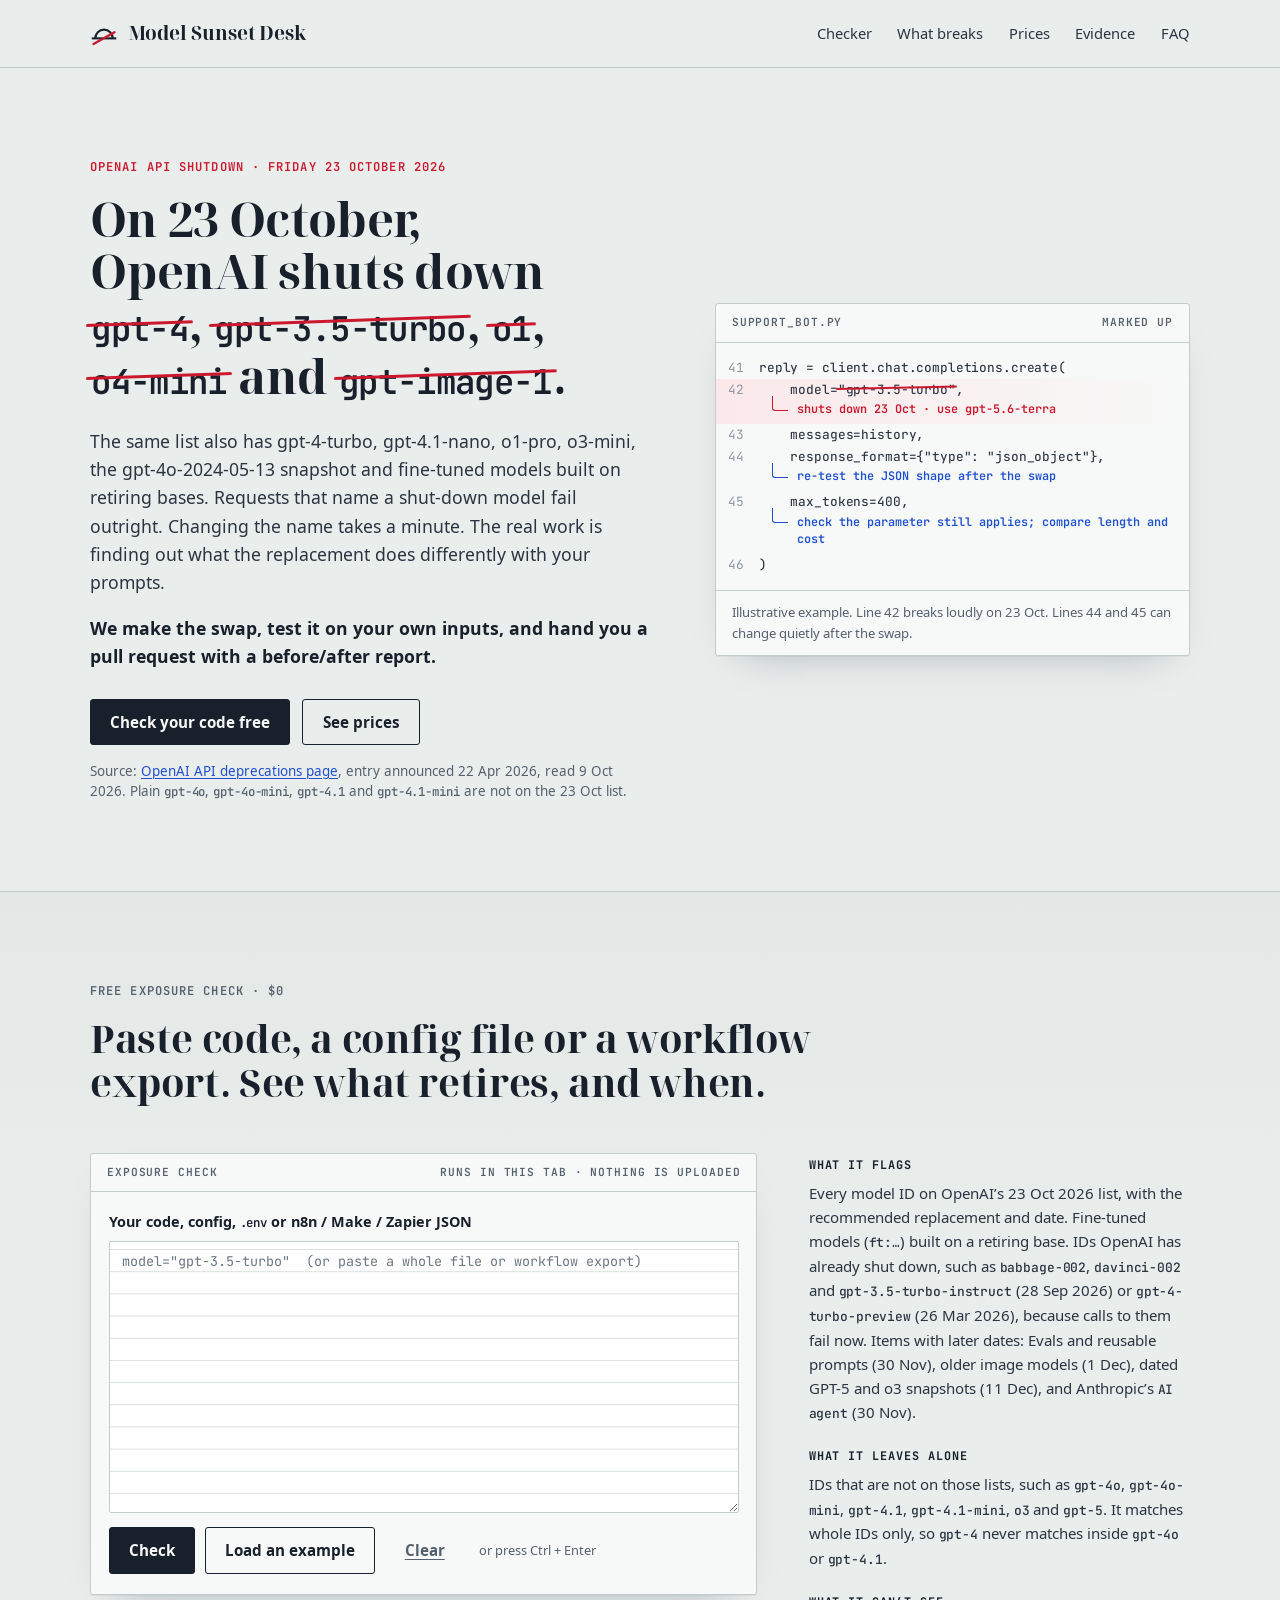
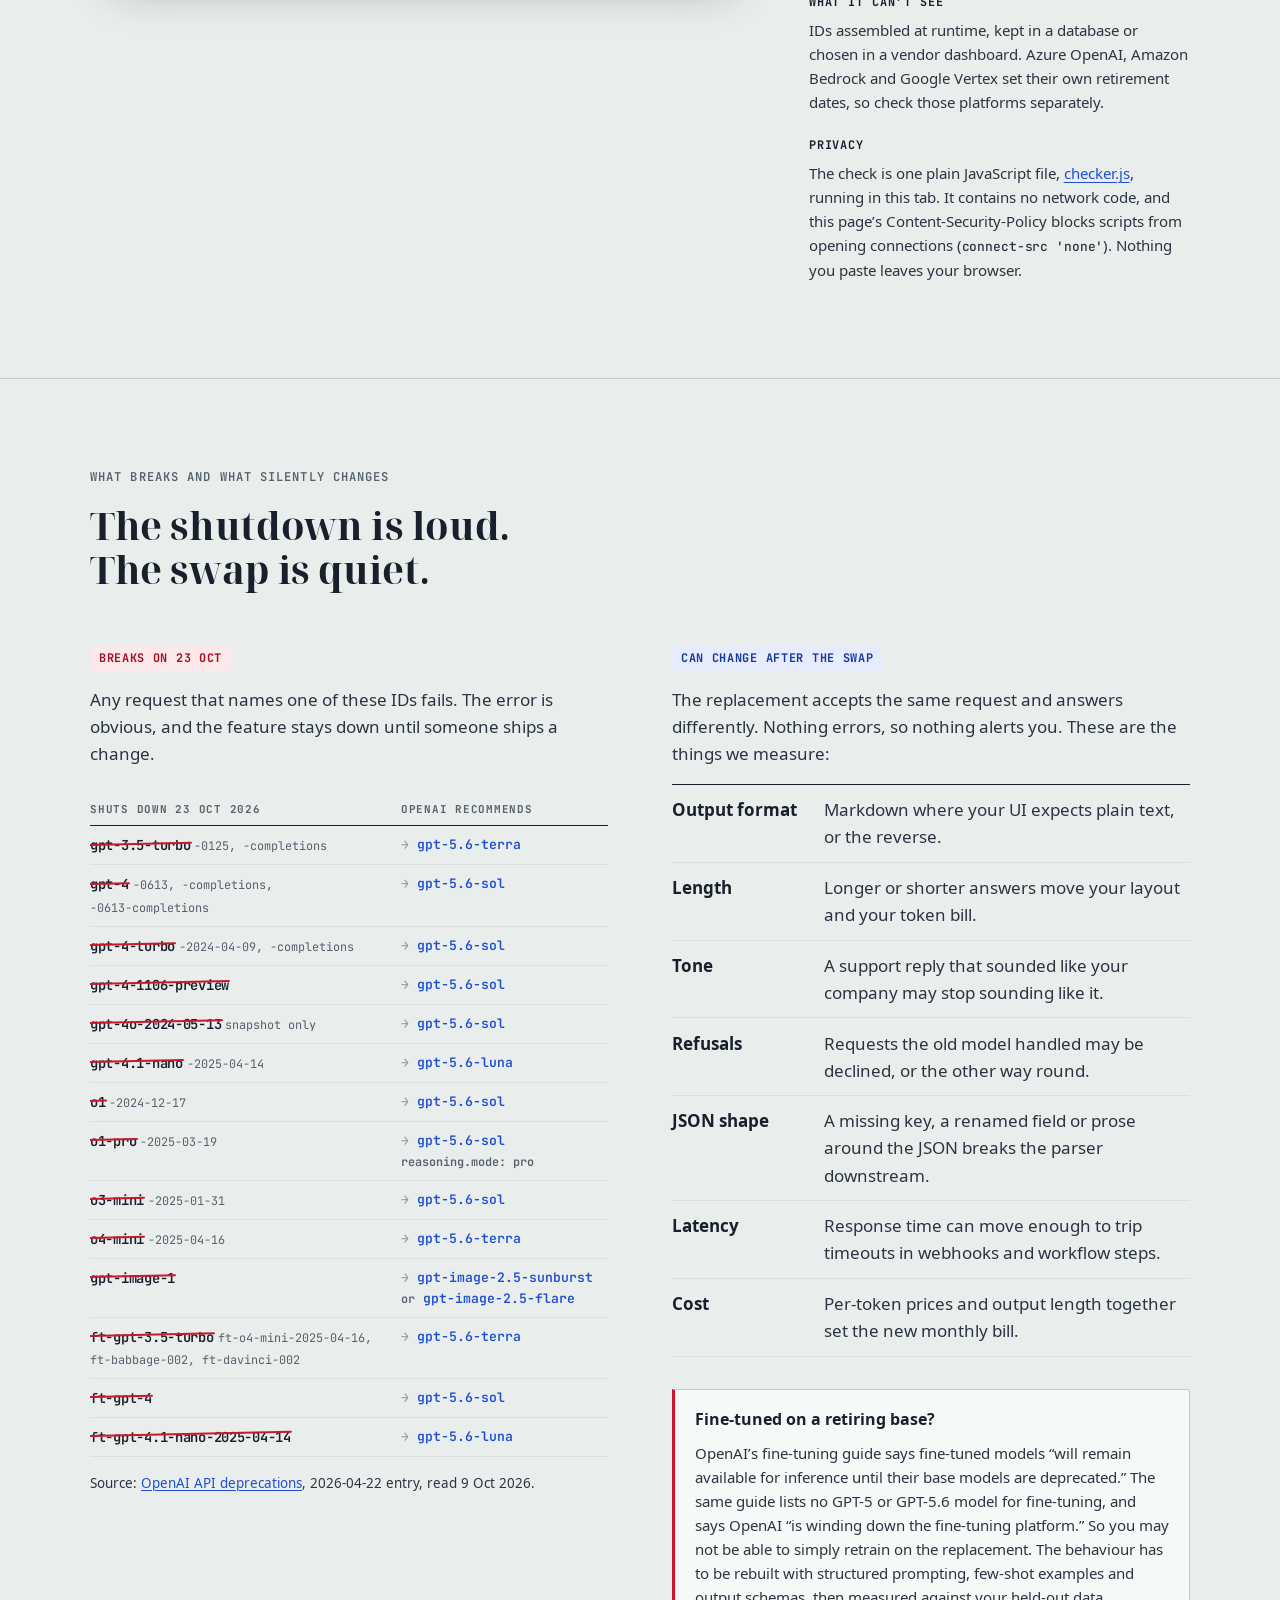
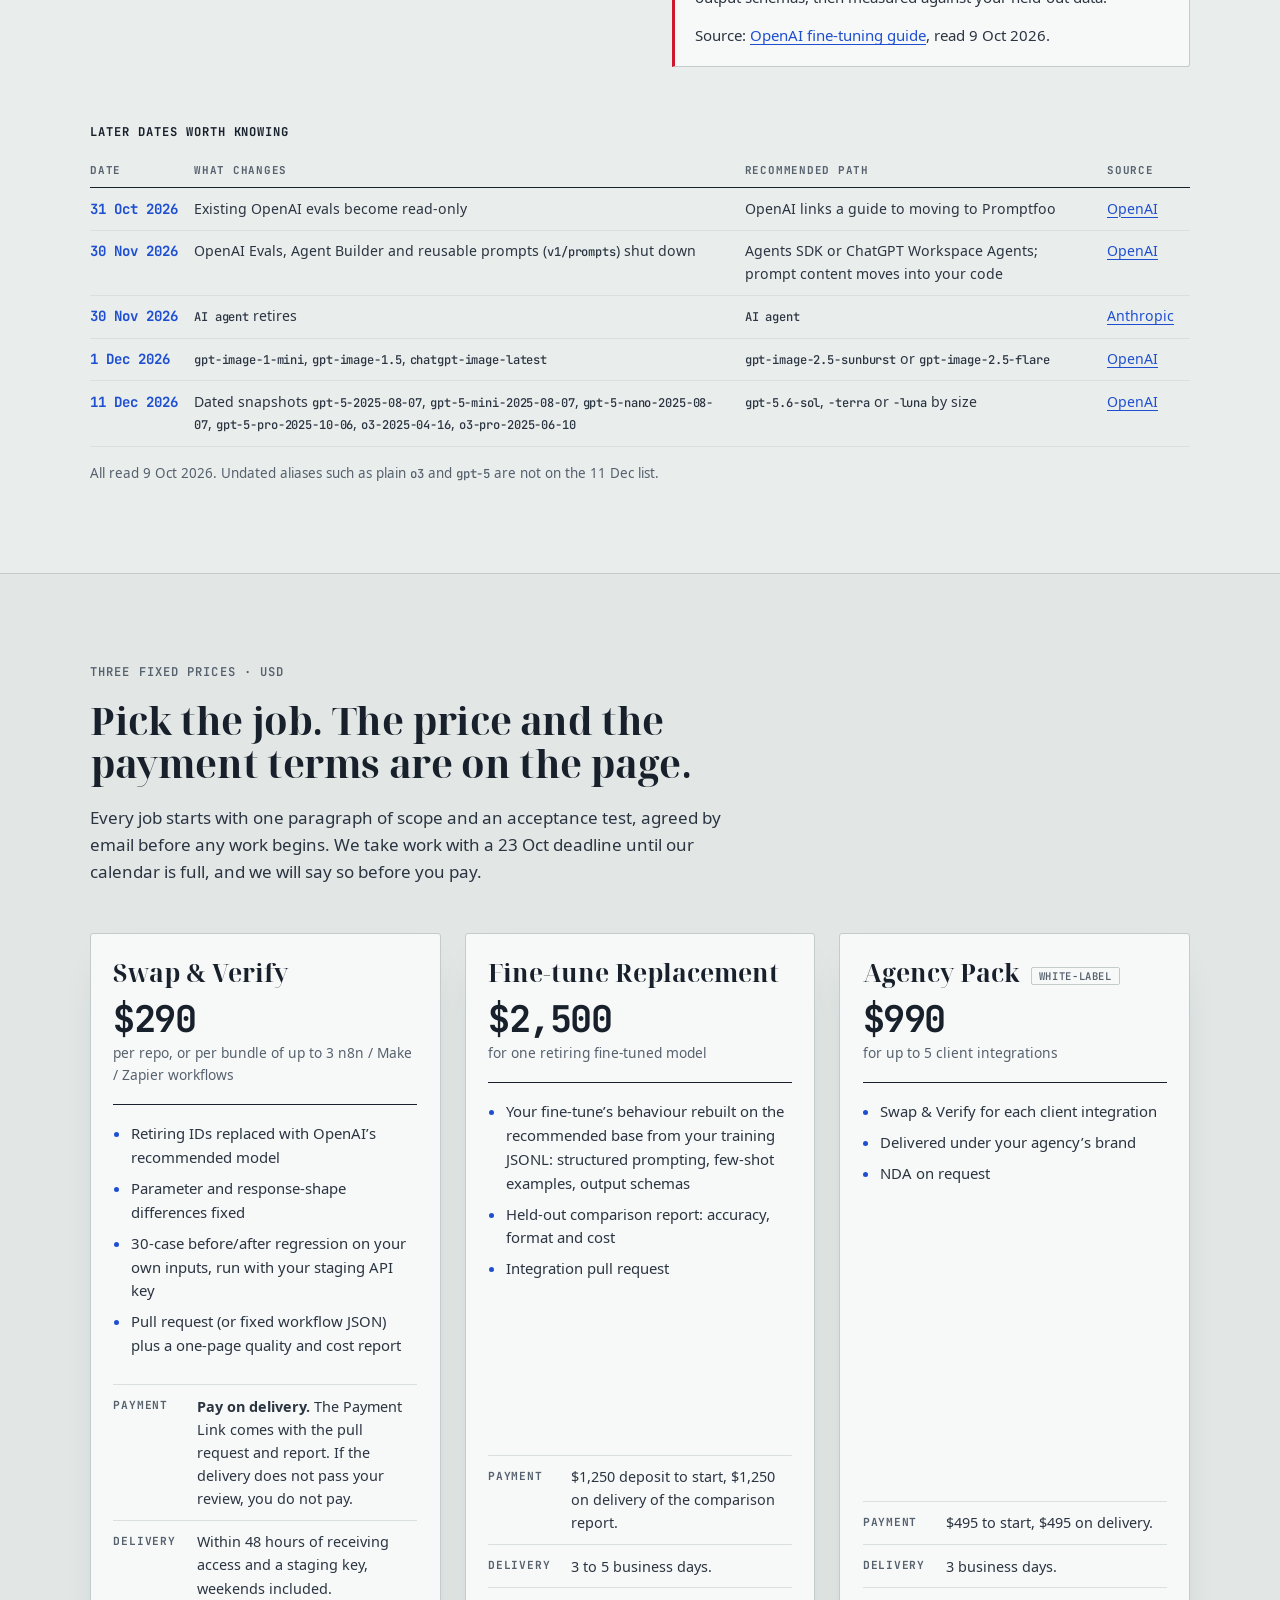
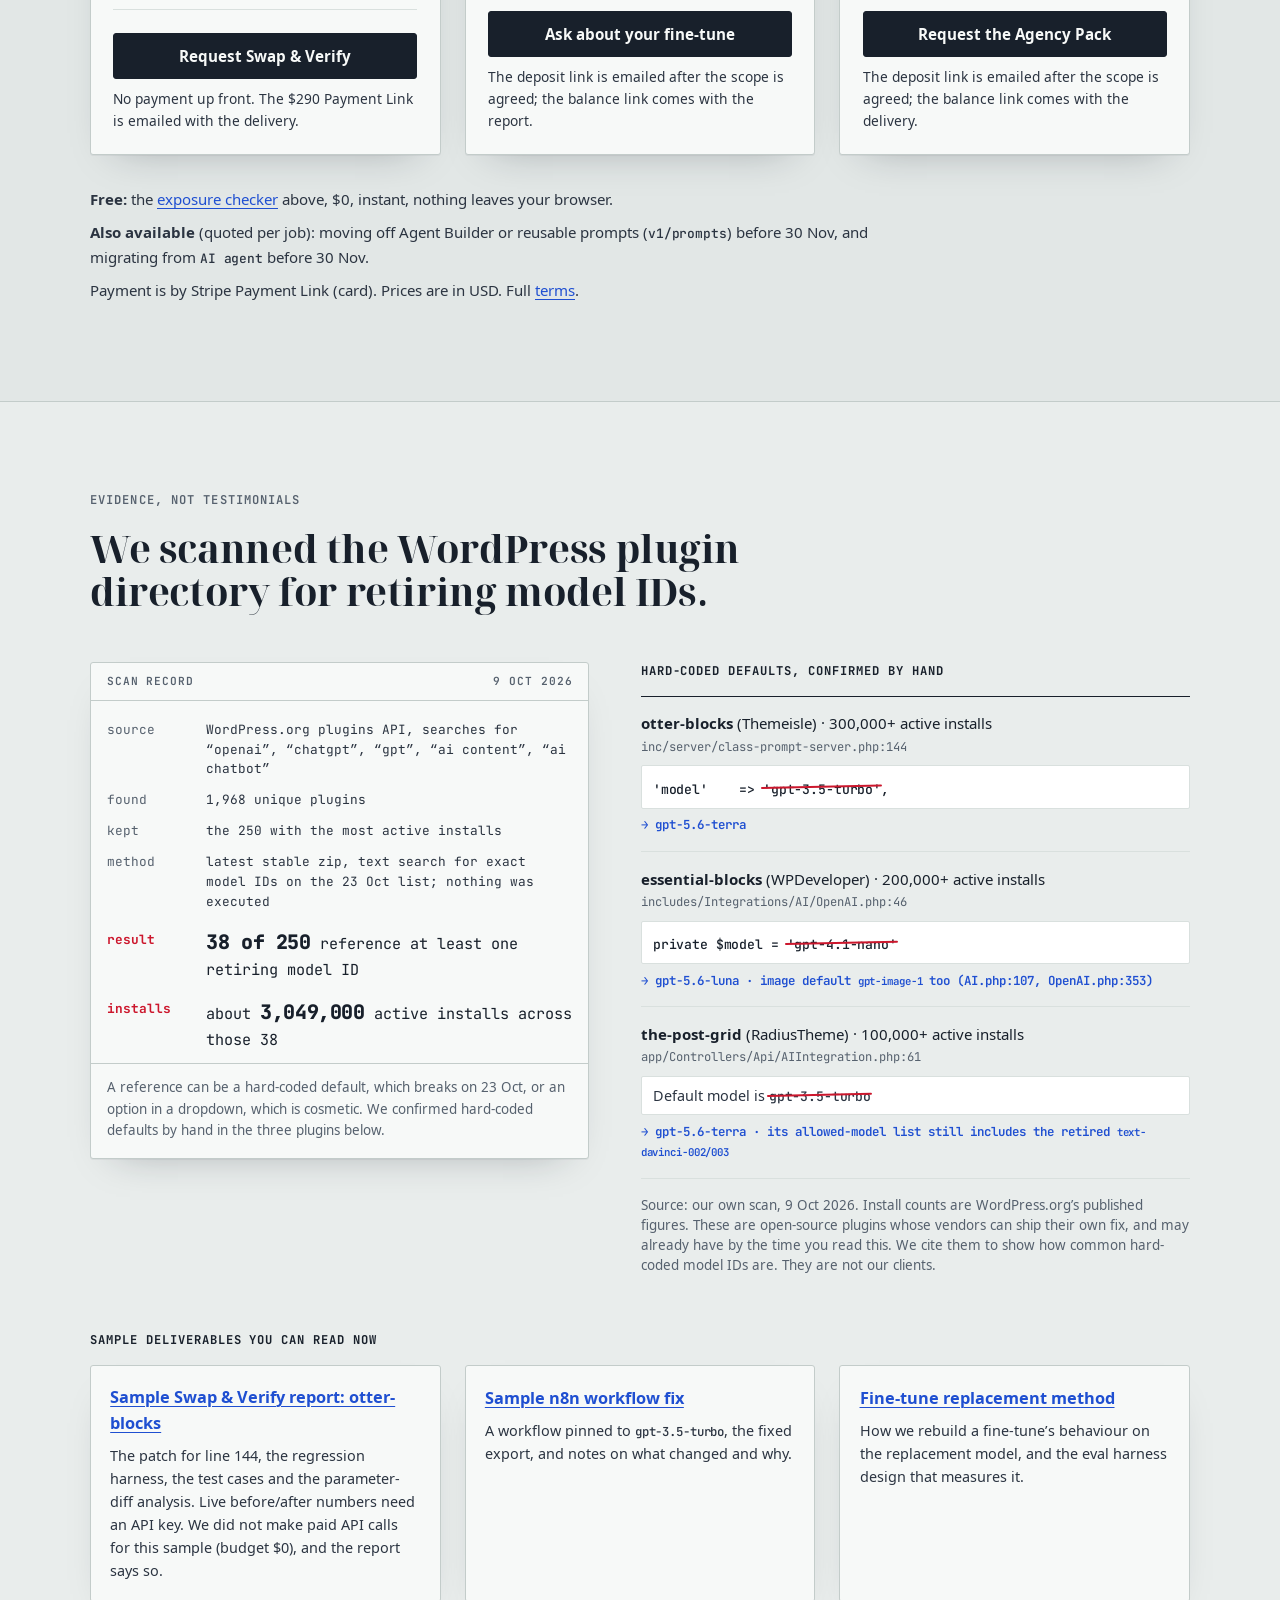
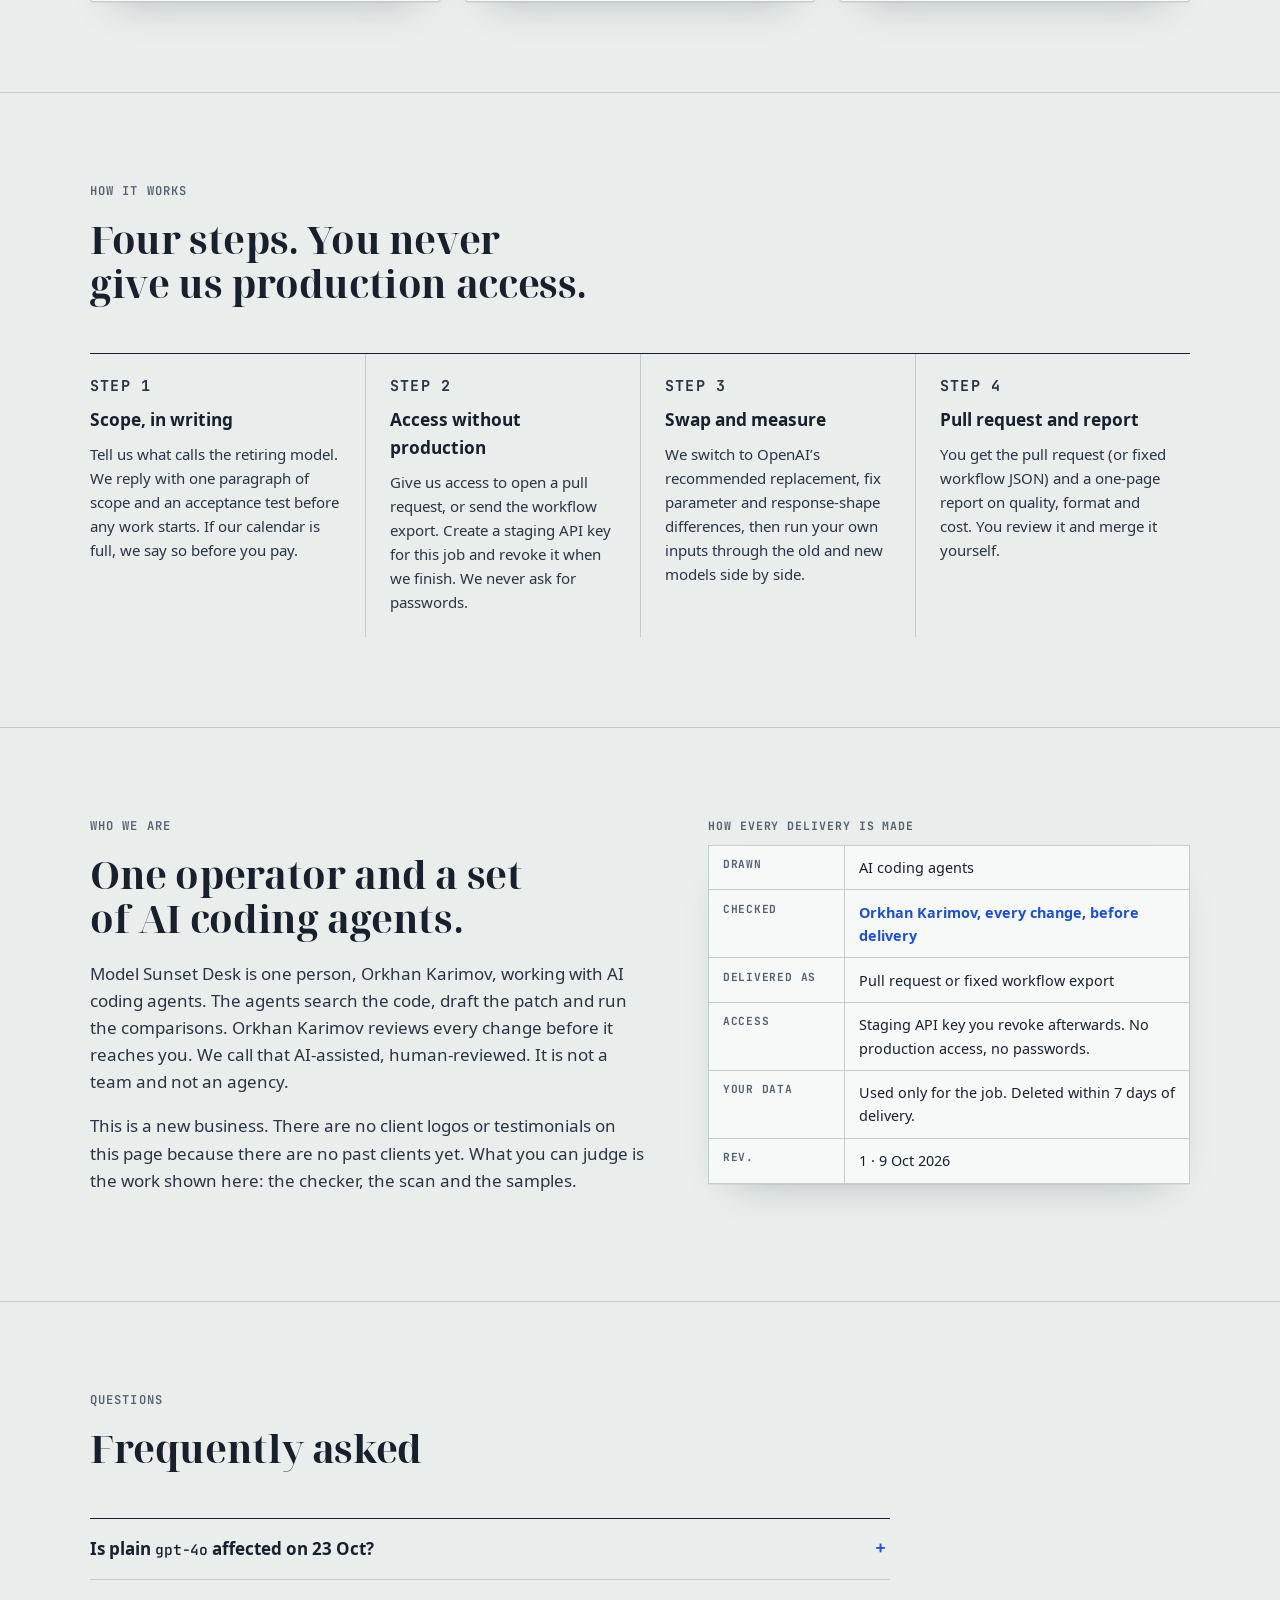
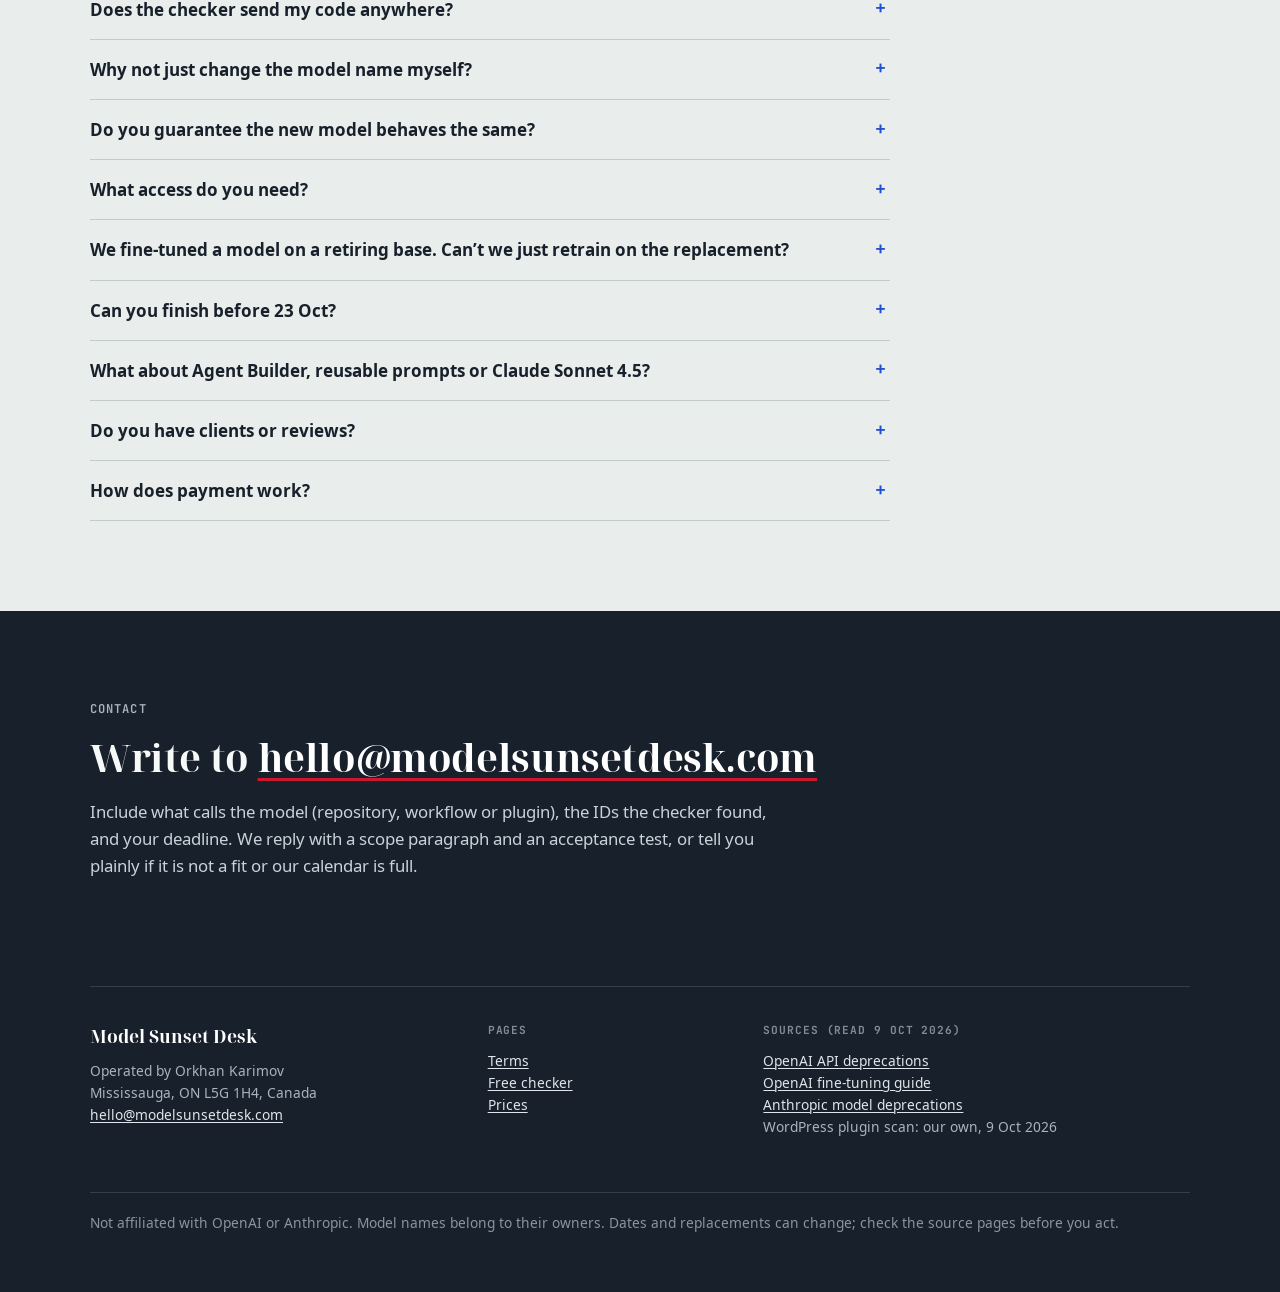
<file: index.html>
<!doctype html>
<html lang="en">
<head>
<!-- Produced 2026-10-09 (AI-assisted, human-reviewed). Source of truth: launch/OFFER_SPEC.md (version 1, 2026-10-09 12:35 EDT).
     Model IDs, dates and replacements read live on 2026-10-09 from https://developers.openai.com/api/docs/deprecations
     and https://platform.claude.com/docs/en/about-claude/model-deprecations. WordPress figures: research/wp-scan/FINDINGS.md (own scan, 2026-10-09).
     Placeholders in double curly braces must be replaced before publishing: see README.md.
     QA revision 2026-10-09 (AI agent, QA reviewer): public Payment Link buttons removed (launch-checklist.md step 5:
     links are emailed with the delivery or after the scope is agreed, never published); checker description updated for
     IDs OpenAI already shut down (2026-03-26, 2026-09-28), re-read live from the deprecations page ~13:32 EDT. -->
<meta charset="utf-8">
<meta name="viewport" content="width=device-width, initial-scale=1">
<meta http-equiv="Content-Security-Policy" content="default-src 'self'; script-src 'self'; style-src 'self'; font-src 'self'; img-src 'self' data:; connect-src 'none'; form-action 'none'; base-uri 'none'; object-src 'none'">
<meta name="referrer" content="strict-origin-when-cross-origin">
<title>Model Sunset Desk: move off the OpenAI models that shut down on 23 Oct 2026</title>
<meta name="description" content="OpenAI shuts down gpt-4, gpt-3.5-turbo, o1, o4-mini, gpt-image-1 and more on 23 October 2026. Free in-browser exposure check, then a fixed-price swap with a before/after report and a pull request.">
<link rel="canonical" href="https://orkhan103.github.io/model-sunset-desk/">
<link rel="icon" href="favicon.svg" type="image/svg+xml">
<link rel="preload" href="fonts/noto-serif-display-bold.woff2" as="font" type="font/woff2" crossorigin>
<link rel="preload" href="fonts/jetbrains-mono-var.woff2" as="font" type="font/woff2" crossorigin>
<link rel="stylesheet" href="styles.css">
<script src="checker.js" defer></script>
</head>
<body>
<a class="skip" href="#check">Skip to the free checker</a>

<header class="masthead">
  <div class="wrap masthead__row">
    <a class="wordmark" href="#top" aria-label="Model Sunset Desk, top of page">
      <svg class="wordmark__mark" viewBox="0 0 32 32" aria-hidden="true" focusable="false"><path d="M6 21a10 10 0 0 1 20 0" fill="none" stroke="#18202B" stroke-width="2.4"/><path d="M2 21h28" stroke="#18202B" stroke-width="2.4"/><path d="M4 27.5 28 14" stroke="#CC172D" stroke-width="2.6" stroke-linecap="round"/></svg>
      <span>Model Sunset Desk</span>
    </a>
    <nav class="masthead__nav" aria-label="Sections">
      <a href="#check">Checker</a>
      <a href="#breaks">What breaks</a>
      <a href="#offers">Prices</a>
      <a href="#proof">Evidence</a>
      <a href="#faq">FAQ</a>
    </nav>
  </div>
</header>

<main id="top">

<section class="hero" aria-labelledby="hero-title">
  <div class="wrap hero__grid">
    <div class="hero__copy">
      <p class="eyebrow eyebrow--red">OpenAI API shutdown &middot; Friday 23 October 2026</p>
      <h1 id="hero-title" class="hero__title">On 23 October, OpenAI shuts down <span class="id struck">gpt-4</span>, <span class="id struck">gpt-3.5-turbo</span>, <span class="id struck">o1</span>, <span class="id struck">o4-mini</span> and <span class="id struck">gpt-image-1</span>.</h1>
      <p class="lede">The same list also has gpt-4-turbo, gpt-4.1-nano, o1-pro, o3-mini, the gpt-4o-2024-05-13 snapshot and fine-tuned models built on retiring bases. Requests that name a shut-down model fail outright. Changing the name takes a minute. The real work is finding out what the replacement does differently with your prompts.</p>
      <p class="lede lede--strong">We make the swap, test it on your own inputs, and hand you a pull request with a before/after report.</p>
      <div class="cta-row">
        <a class="btn btn--ink" href="#check">Check your code free</a>
        <a class="btn btn--line" href="#offers">See prices</a>
      </div>
      <p class="source">Source: <a href="https://developers.openai.com/api/docs/deprecations">OpenAI API deprecations page</a>, entry announced 22 Apr 2026, read 9 Oct 2026. Plain <code>gpt-4o</code>, <code>gpt-4o-mini</code>, <code>gpt-4.1</code> and <code>gpt-4.1-mini</code> are not on the 23 Oct list.</p>
    </div>

    <figure class="sheet hero__sheet">
      <div class="sheet__head" aria-hidden="true"><span>support_bot.py</span><span>marked up</span></div>
      <div class="code" role="img" aria-label="Illustrative Python call: the model name gpt-3.5-turbo is struck through and annotated with its replacement gpt-5.6-terra; the response format and max tokens lines are annotated as things to re-test after the swap.">
        <div class="ln"><span class="n">41</span><code>reply = client.chat.completions.create(</code></div>
        <div class="ln ln--hit"><span class="n">42</span><code>    model=<span class="struck">"gpt-3.5-turbo"</span>,</code><span class="note note--red">shuts down 23 Oct &middot; use gpt-5.6-terra</span></div>
        <div class="ln"><span class="n">43</span><code>    messages=history,</code></div>
        <div class="ln ln--warn"><span class="n">44</span><code>    response_format={"type": "json_object"},</code><span class="note note--blue">re-test the JSON shape after the swap</span></div>
        <div class="ln ln--warn"><span class="n">45</span><code>    max_tokens=400,</code><span class="note note--blue">check the parameter still applies; compare length and cost</span></div>
        <div class="ln"><span class="n">46</span><code>)</code></div>
      </div>
      <figcaption class="sheet__foot">Illustrative example. Line 42 breaks loudly on 23 Oct. Lines 44 and 45 can change quietly after the swap.</figcaption>
    </figure>
  </div>
</section>

<section id="check" class="section section--check" aria-labelledby="check-title">
  <div class="wrap">
    <header class="section__head">
      <p class="eyebrow">Free exposure check &middot; $0</p>
      <h2 id="check-title">Paste code, a config file or a workflow export. See what retires, and when.</h2>
    </header>

    <div class="checker">
      <div class="sheet checker__sheet">
        <div class="sheet__head"><span>exposure check</span><span>runs in this tab &middot; nothing is uploaded</span></div>
        <div class="checker__body">
          <label class="checker__label" for="checker-input">Your code, config, <code>.env</code> or n8n / Make / Zapier JSON</label>
          <textarea id="checker-input" class="checker__input" spellcheck="false" autocomplete="off" autocapitalize="off" placeholder='model="gpt-3.5-turbo"  (or paste a whole file or workflow export)'></textarea>
          <div class="checker__actions">
            <button id="checker-run" class="btn btn--ink" type="button">Check</button>
            <button id="checker-example" class="btn btn--line" type="button">Load an example</button>
            <button id="checker-clear" class="btn btn--quiet" type="button">Clear</button>
            <span class="kbd-hint">or press Ctrl + Enter</span>
          </div>
          <div id="checker-results" class="results" aria-live="polite"></div>
          <noscript><p class="results__msg">The checker needs JavaScript. It runs only in your browser.</p></noscript>
        </div>
      </div>

      <aside class="checker__aside" aria-label="How the checker works">
        <h3>What it flags</h3>
        <p>Every model ID on OpenAI&rsquo;s 23 Oct 2026 list, with the recommended replacement and date. Fine-tuned models (<code>ft:&hellip;</code>) built on a retiring base. IDs OpenAI has already shut down, such as <code>babbage-002</code>, <code>davinci-002</code> and <code>gpt-3.5-turbo-instruct</code> (28 Sep 2026) or <code>gpt-4-turbo-preview</code> (26 Mar 2026), because calls to them fail now. Items with later dates: Evals and reusable prompts (30 Nov), older image models (1 Dec), dated GPT-5 and o3 snapshots (11 Dec), and Anthropic&rsquo;s <code>AI agent</code> (30 Nov).</p>
        <h3>What it leaves alone</h3>
        <p>IDs that are not on those lists, such as <code>gpt-4o</code>, <code>gpt-4o-mini</code>, <code>gpt-4.1</code>, <code>gpt-4.1-mini</code>, <code>o3</code> and <code>gpt-5</code>. It matches whole IDs only, so <code>gpt-4</code> never matches inside <code>gpt-4o</code> or <code>gpt-4.1</code>.</p>
        <h3>What it can&rsquo;t see</h3>
        <p>IDs assembled at runtime, kept in a database or chosen in a vendor dashboard. Azure OpenAI, Amazon Bedrock and Google Vertex set their own retirement dates, so check those platforms separately.</p>
        <h3>Privacy</h3>
        <p>The check is one plain JavaScript file, <a href="checker.js">checker.js</a>, running in this tab. It contains no network code, and this page&rsquo;s Content-Security-Policy blocks scripts from opening connections (<code>connect-src 'none'</code>). Nothing you paste leaves your browser.</p>
      </aside>
    </div>
  </div>
</section>

<section id="breaks" class="section" aria-labelledby="breaks-title">
  <div class="wrap">
    <header class="section__head">
      <p class="eyebrow">What breaks and what silently changes</p>
      <h2 id="breaks-title">The shutdown is loud. The swap is quiet.</h2>
    </header>

    <div class="split">
      <div class="split__col">
        <h3 class="split__title"><span class="tag tag--red">Breaks on 23 Oct</span></h3>
        <p>Any request that names one of these IDs fails. The error is obvious, and the feature stays down until someone ships a change.</p>
        <div class="tablewrap">
          <table class="ids">
            <caption class="visually-hidden">Model IDs that OpenAI shuts down on 23 October 2026 and the replacement OpenAI recommends</caption>
            <thead><tr><th scope="col">Shuts down 23 Oct 2026</th><th scope="col">OpenAI recommends</th></tr></thead>
            <tbody>
              <tr><td><span class="id struck">gpt-3.5-turbo</span> <span class="alias"><span>-0125,</span> <span>-completions</span></span></td><td class="repl">gpt-5.6-terra</td></tr>
              <tr><td><span class="id struck">gpt-4</span> <span class="alias"><span>-0613,</span> <span>-completions,</span> <span>-0613-completions</span></span></td><td class="repl">gpt-5.6-sol</td></tr>
              <tr><td><span class="id struck">gpt-4-turbo</span> <span class="alias"><span>-2024-04-09,</span> <span>-completions</span></span></td><td class="repl">gpt-5.6-sol</td></tr>
              <tr><td><span class="id struck">gpt-4-1106-preview</span></td><td class="repl">gpt-5.6-sol</td></tr>
              <tr><td><span class="id struck">gpt-4o-2024-05-13</span> <span class="alias">snapshot only</span></td><td class="repl">gpt-5.6-sol</td></tr>
              <tr><td><span class="id struck">gpt-4.1-nano</span> <span class="alias"><span>-2025-04-14</span></span></td><td class="repl">gpt-5.6-luna</td></tr>
              <tr><td><span class="id struck">o1</span> <span class="alias"><span>-2024-12-17</span></span></td><td class="repl">gpt-5.6-sol</td></tr>
              <tr><td><span class="id struck">o1-pro</span> <span class="alias"><span>-2025-03-19</span></span></td><td class="repl">gpt-5.6-sol <span class="alias">reasoning.mode: pro</span></td></tr>
              <tr><td><span class="id struck">o3-mini</span> <span class="alias"><span>-2025-01-31</span></span></td><td class="repl">gpt-5.6-sol</td></tr>
              <tr><td><span class="id struck">o4-mini</span> <span class="alias"><span>-2025-04-16</span></span></td><td class="repl">gpt-5.6-terra</td></tr>
              <tr><td><span class="id struck">gpt-image-1</span></td><td class="repl">gpt-image-2.5-sunburst <span class="alias">or</span> gpt-image-2.5-flare</td></tr>
              <tr><td><span class="id struck">ft-gpt-3.5-turbo</span> <span class="alias"><span>ft-o4-mini-2025-04-16,</span> <span>ft-babbage-002,</span> <span>ft-davinci-002</span></span></td><td class="repl">gpt-5.6-terra</td></tr>
              <tr><td><span class="id struck">ft-gpt-4</span></td><td class="repl">gpt-5.6-sol</td></tr>
              <tr><td><span class="id struck">ft-gpt-4.1-nano-2025-04-14</span></td><td class="repl">gpt-5.6-luna</td></tr>
            </tbody>
          </table>
        </div>
        <p class="source">Source: <a href="https://developers.openai.com/api/docs/deprecations">OpenAI API deprecations</a>, 2026-04-22 entry, read 9 Oct 2026.</p>
      </div>

      <div class="split__col">
        <h3 class="split__title"><span class="tag tag--blue">Can change after the swap</span></h3>
        <p>The replacement accepts the same request and answers differently. Nothing errors, so nothing alerts you. These are the things we measure:</p>
        <dl class="drift">
          <dt>Output format</dt><dd>Markdown where your UI expects plain text, or the reverse.</dd>
          <dt>Length</dt><dd>Longer or shorter answers move your layout and your token bill.</dd>
          <dt>Tone</dt><dd>A support reply that sounded like your company may stop sounding like it.</dd>
          <dt>Refusals</dt><dd>Requests the old model handled may be declined, or the other way round.</dd>
          <dt>JSON shape</dt><dd>A missing key, a renamed field or prose around the JSON breaks the parser downstream.</dd>
          <dt>Latency</dt><dd>Response time can move enough to trip timeouts in webhooks and workflow steps.</dd>
          <dt>Cost</dt><dd>Per-token prices and output length together set the new monthly bill.</dd>
        </dl>

        <div class="callout">
          <h4>Fine-tuned on a retiring base?</h4>
          <p>OpenAI&rsquo;s fine-tuning guide says fine-tuned models &ldquo;will remain available for inference until their base models are deprecated.&rdquo; The same guide lists no GPT-5 or GPT-5.6 model for fine-tuning, and says OpenAI &ldquo;is winding down the fine-tuning platform.&rdquo; So you may not be able to simply retrain on the replacement. The behaviour has to be rebuilt with structured prompting, few-shot examples and output schemas, then measured against your held-out data.</p>
          <p class="source">Source: <a href="https://developers.openai.com/api/docs/guides/fine-tuning">OpenAI fine-tuning guide</a>, read 9 Oct 2026.</p>
        </div>
      </div>
    </div>

    <div class="later">
      <h3 class="later__title">Later dates worth knowing</h3>
      <div class="tablewrap">
        <table class="later__table">
          <caption class="visually-hidden">Retirements after 23 October 2026</caption>
          <thead><tr><th scope="col">Date</th><th scope="col">What changes</th><th scope="col">Recommended path</th><th scope="col">Source</th></tr></thead>
          <tbody>
            <tr><td class="date">31 Oct 2026</td><td>Existing OpenAI evals become read-only</td><td>OpenAI links a guide to moving to Promptfoo</td><td><a href="https://developers.openai.com/api/docs/deprecations">OpenAI</a></td></tr>
            <tr><td class="date">30 Nov 2026</td><td>OpenAI Evals, Agent Builder and reusable prompts (<code>v1/prompts</code>) shut down</td><td>Agents SDK or ChatGPT Workspace Agents; prompt content moves into your code</td><td><a href="https://developers.openai.com/api/docs/deprecations">OpenAI</a></td></tr>
            <tr><td class="date">30 Nov 2026</td><td><code>AI agent</code> retires</td><td><code>AI agent</code></td><td><a href="https://platform.claude.com/docs/en/about-claude/model-deprecations">Anthropic</a></td></tr>
            <tr><td class="date">1 Dec 2026</td><td><code>gpt-image-1-mini</code>, <code>gpt-image-1.5</code>, <code>chatgpt-image-latest</code></td><td><code>gpt-image-2.5-sunburst</code> or <code>gpt-image-2.5-flare</code></td><td><a href="https://developers.openai.com/api/docs/deprecations">OpenAI</a></td></tr>
            <tr><td class="date">11 Dec 2026</td><td>Dated snapshots <code>gpt-5-2025-08-07</code>, <code>gpt-5-mini-2025-08-07</code>, <code>gpt-5-nano-2025-08-07</code>, <code>gpt-5-pro-2025-10-06</code>, <code>o3-2025-04-16</code>, <code>o3-pro-2025-06-10</code></td><td><code>gpt-5.6-sol</code>, <code>-terra</code> or <code>-luna</code> by size</td><td><a href="https://developers.openai.com/api/docs/deprecations">OpenAI</a></td></tr>
          </tbody>
        </table>
      </div>
      <p class="source">All read 9 Oct 2026. Undated aliases such as plain <code>o3</code> and <code>gpt-5</code> are not on the 11 Dec list.</p>
    </div>
  </div>
</section>

<section id="offers" class="section section--offers" aria-labelledby="offers-title">
  <div class="wrap">
    <header class="section__head">
      <p class="eyebrow">Three fixed prices &middot; USD</p>
      <h2 id="offers-title">Pick the job. The price and the payment terms are on the page.</h2>
      <p class="section__intro">Every job starts with one paragraph of scope and an acceptance test, agreed by email before any work begins. We take work with a 23 Oct deadline until our calendar is full, and we will say so before you pay.</p>
    </header>

    <div class="orders">
      <article class="sheet order" aria-labelledby="o1-title">
        <div class="order__top">
          <h3 id="o1-title" class="order__name">Swap &amp; Verify</h3>
          <p class="order__price"><span class="order__amount">$290</span><span class="order__unit">per repo, or per bundle of up to 3 n8n / Make / Zapier workflows</span></p>
        </div>
        <ul class="order__list">
          <li>Retiring IDs replaced with OpenAI&rsquo;s recommended model</li>
          <li>Parameter and response-shape differences fixed</li>
          <li>30-case before/after regression on your own inputs, run with your staging API key</li>
          <li>Pull request (or fixed workflow JSON) plus a one-page quality and cost report</li>
        </ul>
        <dl class="order__terms">
          <dt>Payment</dt><dd><strong>Pay on delivery.</strong> The Payment Link comes with the pull request and report. If the delivery does not pass your review, you do not pay.</dd>
          <dt>Delivery</dt><dd>Within 48 hours of receiving access and a staging key, weekends included.</dd>
        </dl>
        <div class="order__actions">
          <a class="btn btn--ink" href="mailto:hello@modelsunsetdesk.com?subject=Swap%20%26%20Verify%20request">Request Swap &amp; Verify</a>
          <p class="paylink">No payment up front. The $290 Payment Link is emailed with the delivery.</p>
        </div>
      </article>

      <article class="sheet order" aria-labelledby="o2-title">
        <div class="order__top">
          <h3 id="o2-title" class="order__name">Fine-tune Replacement</h3>
          <p class="order__price"><span class="order__amount">$2,500</span><span class="order__unit">for one retiring fine-tuned model</span></p>
        </div>
        <ul class="order__list">
          <li>Your fine-tune&rsquo;s behaviour rebuilt on the recommended base from your training JSONL: structured prompting, few-shot examples, output schemas</li>
          <li>Held-out comparison report: accuracy, format and cost</li>
          <li>Integration pull request</li>
        </ul>
        <dl class="order__terms">
          <dt>Payment</dt><dd>$1,250 deposit to start, $1,250 on delivery of the comparison report.</dd>
          <dt>Delivery</dt><dd>3 to 5 business days.</dd>
        </dl>
        <div class="order__actions">
          <a class="btn btn--ink" href="mailto:hello@modelsunsetdesk.com?subject=Fine-tune%20Replacement%20request">Ask about your fine-tune</a>
          <p class="paylink">The deposit link is emailed after the scope is agreed; the balance link comes with the report.</p>
        </div>
      </article>

      <article class="sheet order" aria-labelledby="o3-title">
        <div class="order__top">
          <h3 id="o3-title" class="order__name">Agency Pack <span class="order__tag">white-label</span></h3>
          <p class="order__price"><span class="order__amount">$990</span><span class="order__unit">for up to 5 client integrations</span></p>
        </div>
        <ul class="order__list">
          <li>Swap &amp; Verify for each client integration</li>
          <li>Delivered under your agency&rsquo;s brand</li>
          <li>NDA on request</li>
        </ul>
        <dl class="order__terms">
          <dt>Payment</dt><dd>$495 to start, $495 on delivery.</dd>
          <dt>Delivery</dt><dd>3 business days.</dd>
        </dl>
        <div class="order__actions">
          <a class="btn btn--ink" href="mailto:hello@modelsunsetdesk.com?subject=Agency%20Pack%20request">Request the Agency Pack</a>
          <p class="paylink">The deposit link is emailed after the scope is agreed; the balance link comes with the delivery.</p>
        </div>
      </article>
    </div>

    <div class="offers__foot">
      <p><strong>Free:</strong> the <a href="#check">exposure checker</a> above, $0, instant, nothing leaves your browser.</p>
      <p><strong>Also available</strong> (quoted per job): moving off Agent Builder or reusable prompts (<code>v1/prompts</code>) before 30 Nov, and migrating from <code>AI agent</code> before 30 Nov.</p>
      <p>Payment is by Stripe Payment Link (card). Prices are in USD. Full <a href="terms.html">terms</a>.</p>
    </div>
  </div>
</section>

<section id="proof" class="section" aria-labelledby="proof-title">
  <div class="wrap">
    <header class="section__head">
      <p class="eyebrow">Evidence, not testimonials</p>
      <h2 id="proof-title">We scanned the WordPress plugin directory for retiring model IDs.</h2>
    </header>

    <div class="proof">
      <div class="sheet scanlog">
        <div class="sheet__head"><span>scan record</span><span>9 Oct 2026</span></div>
        <dl class="scanlog__rows">
          <dt>source</dt><dd>WordPress.org plugins API, searches for &ldquo;openai&rdquo;, &ldquo;chatgpt&rdquo;, &ldquo;gpt&rdquo;, &ldquo;ai content&rdquo;, &ldquo;ai chatbot&rdquo;</dd>
          <dt>found</dt><dd>1,968 unique plugins</dd>
          <dt>kept</dt><dd>the 250 with the most active installs</dd>
          <dt>method</dt><dd>latest stable zip, text search for exact model IDs on the 23 Oct list; nothing was executed</dd>
          <dt class="scanlog__key">result</dt><dd class="scanlog__result"><strong>38 of 250</strong> reference at least one retiring model ID</dd>
          <dt class="scanlog__key">installs</dt><dd class="scanlog__result">about <strong>3,049,000</strong> active installs across those 38</dd>
        </dl>
        <p class="scanlog__fine">A reference can be a hard-coded default, which breaks on 23 Oct, or an option in a dropdown, which is cosmetic. We confirmed hard-coded defaults by hand in the three plugins below.</p>
      </div>

      <div class="proof__examples">
        <h3 class="proof__subtitle">Hard-coded defaults, confirmed by hand</h3>
        <ol class="evidence">
          <li class="evidence__item">
            <p class="evidence__meta"><strong>otter-blocks</strong> (Themeisle) &middot; 300,000+ active installs</p>
            <p class="evidence__path">inc/server/class-prompt-server.php:144</p>
            <p class="evidence__code"><code>'model'    =&gt; <span class="struck">'gpt-3.5-turbo'</span>,</code></p>
            <p class="evidence__note">&rarr; gpt-5.6-terra</p>
          </li>
          <li class="evidence__item">
            <p class="evidence__meta"><strong>essential-blocks</strong> (WPDeveloper) &middot; 200,000+ active installs</p>
            <p class="evidence__path">includes/Integrations/AI/OpenAI.php:46</p>
            <p class="evidence__code"><code>private $model = <span class="struck">'gpt-4.1-nano'</span></code></p>
            <p class="evidence__note">&rarr; gpt-5.6-luna &middot; image default <code>gpt-image-1</code> too (AI.php:107, OpenAI.php:353)</p>
          </li>
          <li class="evidence__item">
            <p class="evidence__meta"><strong>the-post-grid</strong> (RadiusTheme) &middot; 100,000+ active installs</p>
            <p class="evidence__path">app/Controllers/Api/AIIntegration.php:61</p>
            <p class="evidence__code evidence__code--prose">Default model is <code><span class="struck">gpt-3.5-turbo</span></code></p>
            <p class="evidence__note">&rarr; gpt-5.6-terra &middot; its allowed-model list still includes the retired <code>text-davinci-002/003</code></p>
          </li>
        </ol>
        <p class="source">Source: our own scan, 9 Oct 2026. Install counts are WordPress.org&rsquo;s published figures. These are open-source plugins whose vendors can ship their own fix, and may already have by the time you read this. We cite them to show how common hard-coded model IDs are. They are not our clients.</p>
      </div>
    </div>

    <div class="samples">
      <h3 class="proof__subtitle">Sample deliverables you can read now</h3>
      <ul class="samples__list">
        <li class="sheet sample">
          <a class="sample__link" href="samples/otter-blocks/report.html">Sample Swap &amp; Verify report: otter-blocks</a>
          <p>The patch for line 144, the regression harness, the test cases and the parameter-diff analysis. Live before/after numbers need an API key. We did not make paid API calls for this sample (budget $0), and the report says so.</p>
        </li>
        <li class="sheet sample">
          <a class="sample__link" href="samples/n8n/README.html">Sample n8n workflow fix</a>
          <p>A workflow pinned to <code>gpt-3.5-turbo</code>, the fixed export, and notes on what changed and why.</p>
        </li>
        <li class="sheet sample">
          <a class="sample__link" href="samples/fine-tune/method.html">Fine-tune replacement method</a>
          <p>How we rebuild a fine-tune&rsquo;s behaviour on the replacement model, and the eval harness design that measures it.</p>
        </li>
      </ul>
    </div>
  </div>
</section>

<section id="how" class="section" aria-labelledby="how-title">
  <div class="wrap">
    <header class="section__head">
      <p class="eyebrow">How it works</p>
      <h2 id="how-title">Four steps. You never give us production access.</h2>
    </header>
    <ol class="steps">
      <li class="step">
        <p class="step__n">Step 1</p>
        <h3>Scope, in writing</h3>
        <p>Tell us what calls the retiring model. We reply with one paragraph of scope and an acceptance test before any work starts. If our calendar is full, we say so before you pay.</p>
      </li>
      <li class="step">
        <p class="step__n">Step 2</p>
        <h3>Access without production</h3>
        <p>Give us access to open a pull request, or send the workflow export. Create a staging API key for this job and revoke it when we finish. We never ask for passwords.</p>
      </li>
      <li class="step">
        <p class="step__n">Step 3</p>
        <h3>Swap and measure</h3>
        <p>We switch to OpenAI&rsquo;s recommended replacement, fix parameter and response-shape differences, then run your own inputs through the old and new models side by side.</p>
      </li>
      <li class="step">
        <p class="step__n">Step 4</p>
        <h3>Pull request and report</h3>
        <p>You get the pull request (or fixed workflow JSON) and a one-page report on quality, format and cost. You review it and merge it yourself.</p>
      </li>
    </ol>
  </div>
</section>

<section id="who" class="section" aria-labelledby="who-title">
  <div class="wrap who">
    <div class="who__text">
      <p class="eyebrow">Who we are</p>
      <h2 id="who-title">One operator and a set of AI coding agents.</h2>
      <p>Model Sunset Desk is one person, Orkhan Karimov, working with AI coding agents. The agents search the code, draft the patch and run the comparisons. Orkhan Karimov reviews every change before it reaches you. We call that AI-assisted, human-reviewed. It is not a team and not an agency.</p>
      <p>This is a new business. There are no client logos or testimonials on this page because there are no past clients yet. What you can judge is the work shown here: the checker, the scan and the samples.</p>
    </div>
    <table class="titleblock">
      <caption>How every delivery is made</caption>
      <tbody>
        <tr><th scope="row">Drawn</th><td>AI coding agents</td></tr>
        <tr><th scope="row">Checked</th><td>Orkhan Karimov, every change, before delivery</td></tr>
        <tr><th scope="row">Delivered as</th><td>Pull request or fixed workflow export</td></tr>
        <tr><th scope="row">Access</th><td>Staging API key you revoke afterwards. No production access, no passwords.</td></tr>
        <tr><th scope="row">Your data</th><td>Used only for the job. Deleted within 7 days of delivery.</td></tr>
        <tr><th scope="row">Rev.</th><td>1 &middot; 9 Oct 2026</td></tr>
      </tbody>
    </table>
  </div>
</section>

<section id="faq" class="section" aria-labelledby="faq-title">
  <div class="wrap faq">
    <header class="section__head">
      <p class="eyebrow">Questions</p>
      <h2 id="faq-title">Frequently asked</h2>
    </header>
    <div class="faq__list">
      <details>
        <summary>Is plain <code>gpt-4o</code> affected on 23 Oct?</summary>
        <p>No. Only the dated snapshot <code>gpt-4o-2024-05-13</code> is on the 23 Oct list. Plain <code>gpt-4o</code>, <code>gpt-4o-mini</code>, <code>gpt-4.1</code> and <code>gpt-4.1-mini</code> are not on it. <code>gpt-4.1-nano</code> is. Source: <a href="https://developers.openai.com/api/docs/deprecations">OpenAI deprecations page</a>, read 9 Oct 2026.</p>
      </details>
      <details>
        <summary>Does the checker send my code anywhere?</summary>
        <p>No. It is plain JavaScript in <a href="checker.js">checker.js</a>, running in your tab. It contains no network code, and the page&rsquo;s Content-Security-Policy (<code>connect-src 'none'</code>) blocks scripts from making connections. You can disconnect from the internet after the page loads and it still works.</p>
      </details>
      <details>
        <summary>Why not just change the model name myself?</summary>
        <p>You can, and for some projects that is enough. The list and the checker on this page are free. What a rename does not tell you is whether the new model still returns the format, length, tone and JSON your code expects. If you have time to run your own before/after comparison, do. If you don&rsquo;t, that comparison is what we sell.</p>
      </details>
      <details>
        <summary>Do you guarantee the new model behaves the same?</summary>
        <p>No. Nobody can promise identical output from a different model. We promise a measured comparison on your own inputs and a pull request. We do not guarantee output parity, quality, uptime, revenue or compliance.</p>
      </details>
      <details>
        <summary>What access do you need?</summary>
        <p>Enough to open a pull request in your repository (or a workflow export you import yourself), plus a staging API key that you create for the job and revoke afterwards. We do not take production access or passwords.</p>
      </details>
      <details>
        <summary>We fine-tuned a model on a retiring base. Can&rsquo;t we just retrain on the replacement?</summary>
        <p>Maybe not. OpenAI&rsquo;s fine-tuning guide lists no GPT-5 or GPT-5.6 model for fine-tuning and says the fine-tuning platform is being wound down (read 9 Oct 2026). The Fine-tune Replacement offer rebuilds the behaviour with structured prompting, few-shot examples and output schemas, then compares it on held-out data from your own training set.</p>
      </details>
      <details>
        <summary>Can you finish before 23 Oct?</summary>
        <p>Swap &amp; Verify is delivered within 48 hours of receiving access and a staging key, weekends included. The Agency Pack takes 3 business days and Fine-tune Replacement 3 to 5. We take work with a 23 Oct deadline until our calendar is full, and we will say so before you pay.</p>
      </details>
      <details>
        <summary>What about Agent Builder, reusable prompts or Claude Sonnet 4.5?</summary>
        <p>Those have later dates (30 Nov 2026). We can quote a move off Agent Builder or <code>v1/prompts</code>, or a migration from <code>AI agent</code>, separately. They are not part of the fixed prices above.</p>
      </details>
      <details>
        <summary>Do you have clients or reviews?</summary>
        <p>Not yet. This is a new business, so there are no logos or testimonials to show. The scan, the samples and the checker are there so you can judge the work directly.</p>
      </details>
      <details>
        <summary>How does payment work?</summary>
        <p>By Stripe Payment Link, by card, in USD. Swap &amp; Verify is paid only after you have reviewed the delivery. Fine-tune Replacement and the Agency Pack are half to start and half on delivery. Services to non-residents of Canada are generally zero-rated for GST/HST. See the <a href="terms.html">terms</a> for refunds.</p>
      </details>
    </div>
  </div>
</section>

<section id="contact" class="section section--contact" aria-labelledby="contact-title">
  <div class="wrap contact">
    <p class="eyebrow">Contact</p>
    <h2 id="contact-title">Write to <a class="contact__mail" href="mailto:hello@modelsunsetdesk.com">hello@modelsunsetdesk.com</a></h2>
    <p class="contact__lede">Include what calls the model (repository, workflow or plugin), the IDs the checker found, and your deadline. We reply with a scope paragraph and an acceptance test, or tell you plainly if it is not a fit or our calendar is full.</p>
  </div>
</section>

</main>

<footer class="footer">
  <div class="wrap">
  <div class="footer__grid">
    <div>
      <p class="footer__name">Model Sunset Desk</p>
      <p>Operated by Orkhan Karimov<br>Mississauga, ON L5G 1H4, Canada<br><a href="mailto:hello@modelsunsetdesk.com">hello@modelsunsetdesk.com</a></p>
    </div>
    <div>
      <p class="footer__label">Pages</p>
      <p><a href="terms.html">Terms</a><br><a href="#check">Free checker</a><br><a href="#offers">Prices</a></p>
    </div>
    <div>
      <p class="footer__label">Sources (read 9 Oct 2026)</p>
      <p><a href="https://developers.openai.com/api/docs/deprecations">OpenAI API deprecations</a><br><a href="https://developers.openai.com/api/docs/guides/fine-tuning">OpenAI fine-tuning guide</a><br><a href="https://platform.claude.com/docs/en/about-claude/model-deprecations">Anthropic model deprecations</a><br>WordPress plugin scan: our own, 9 Oct 2026</p>
    </div>
    <p class="footer__fine">Not affiliated with OpenAI or Anthropic. Model names belong to their owners. Dates and replacements can change; check the source pages before you act.</p>
  </div>
  </div>
</footer>
</body>
</html>
</file>
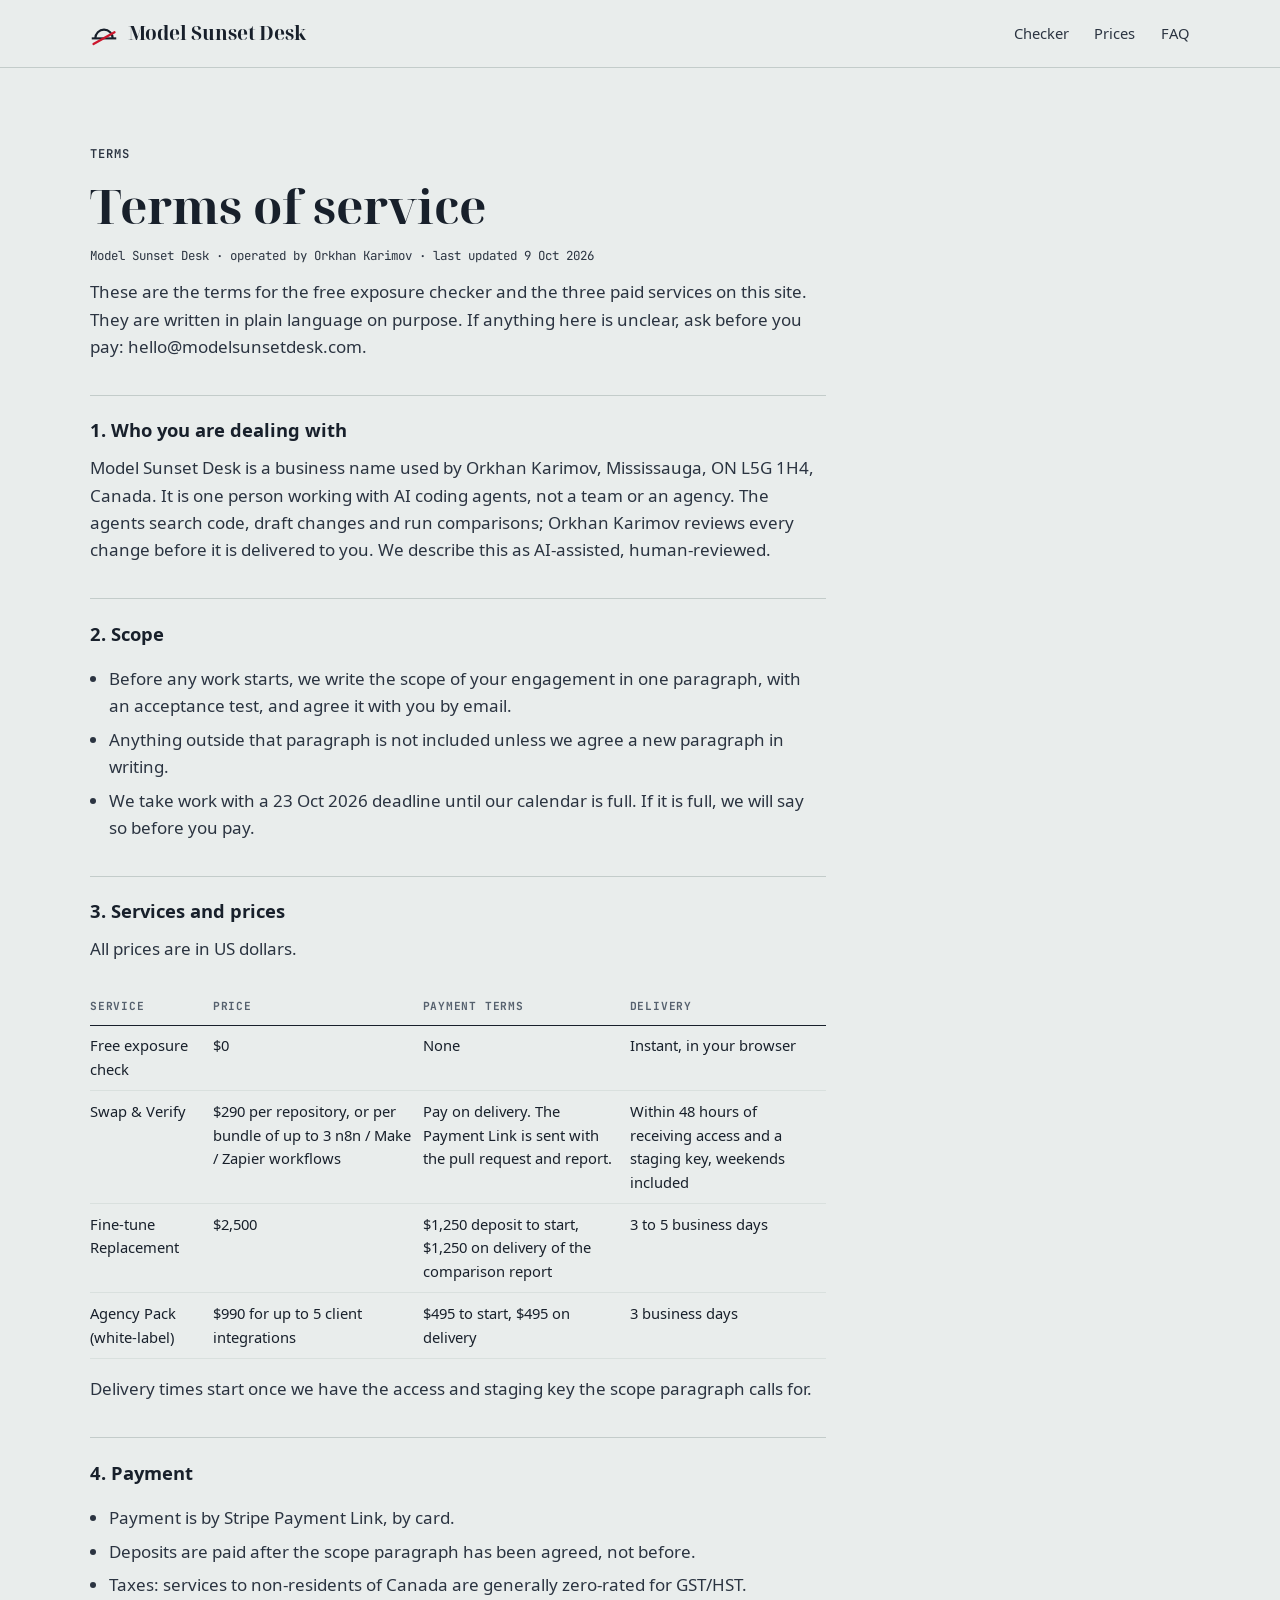
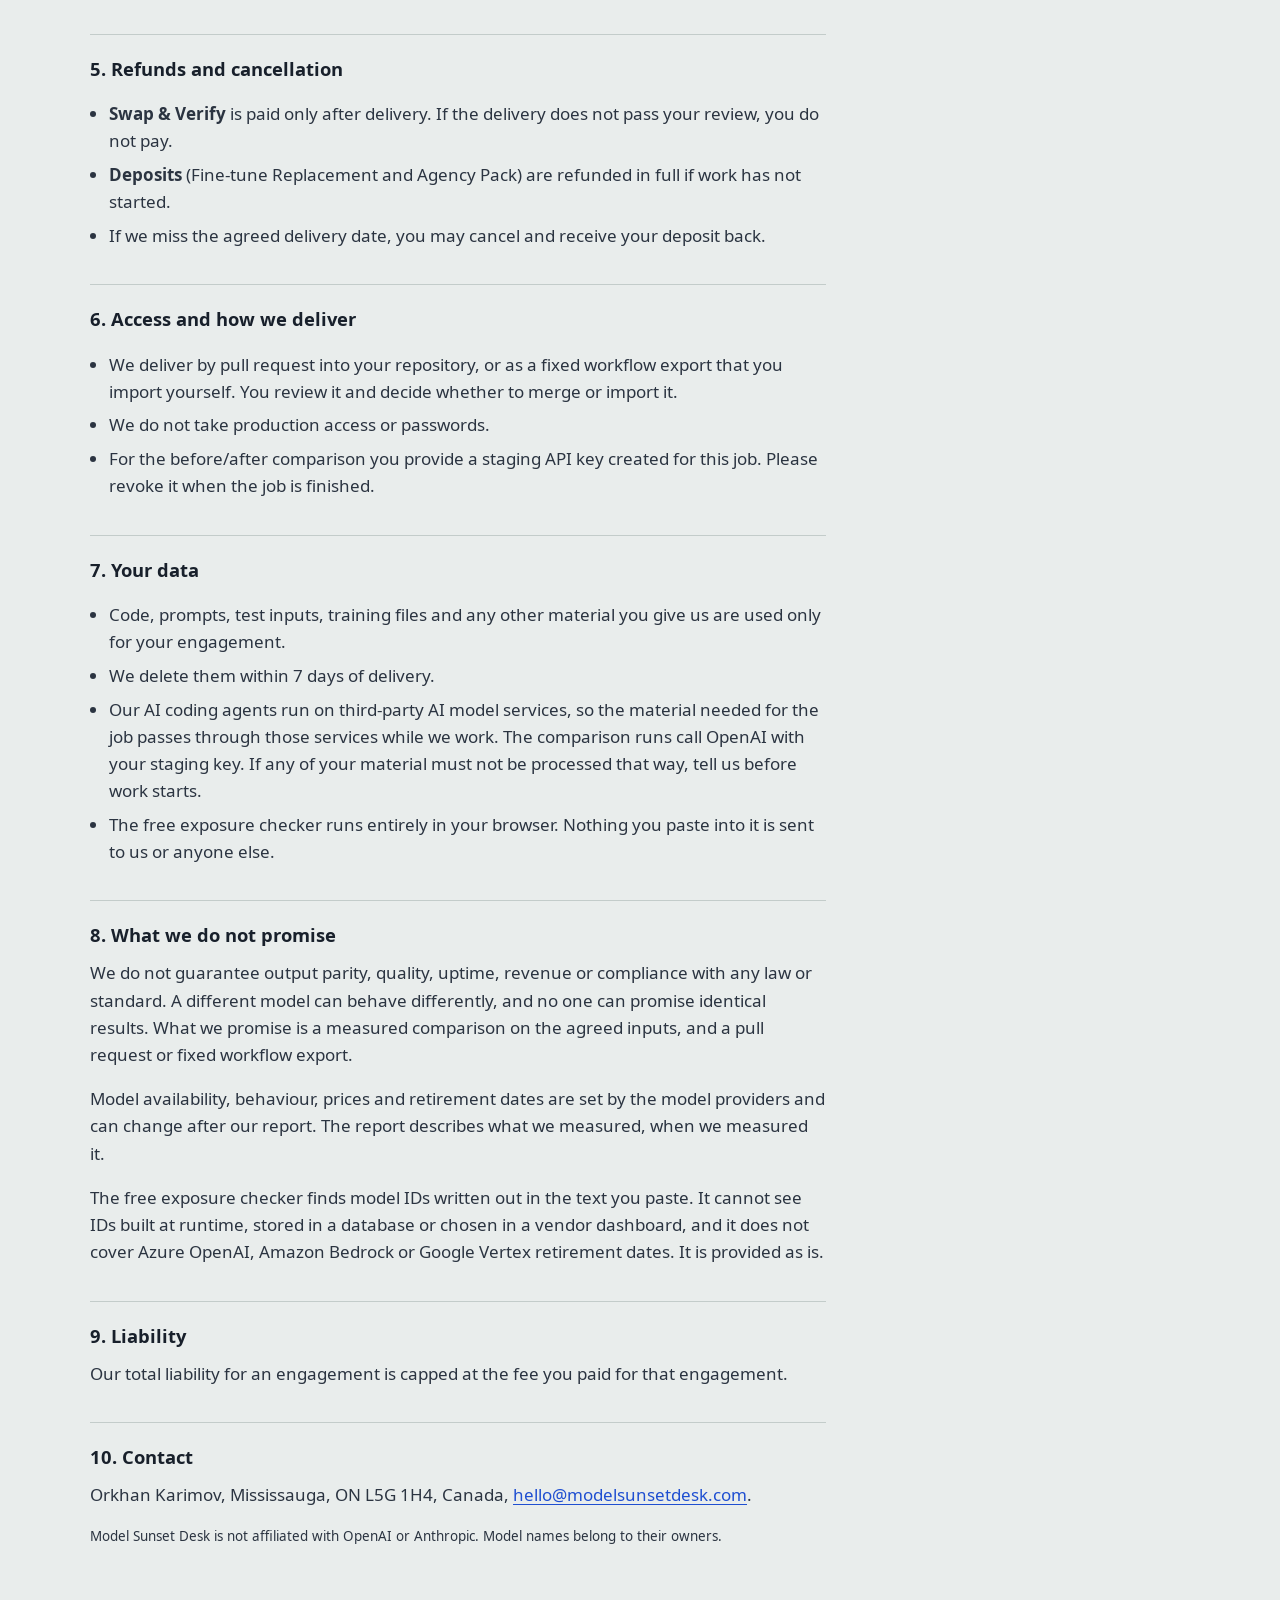
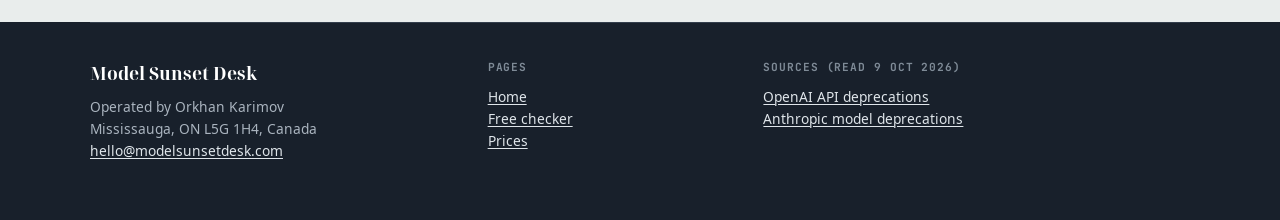
<file: terms.html>
<!doctype html>
<html lang="en">
<head>
<!-- Produced 2026-10-09 (AI-assisted, human-reviewed). Source of truth: launch/OFFER_SPEC.md (version 1), sections
     "Offers and prices", "Promises we do NOT make" and "Terms summary". Placeholders in double curly braces must be replaced
     before publishing: see README.md. -->
<meta charset="utf-8">
<meta name="viewport" content="width=device-width, initial-scale=1">
<meta http-equiv="Content-Security-Policy" content="default-src 'self'; script-src 'self'; style-src 'self'; font-src 'self'; img-src 'self' data:; connect-src 'none'; form-action 'none'; base-uri 'none'; object-src 'none'">
<meta name="referrer" content="strict-origin-when-cross-origin">
<title>Terms | Model Sunset Desk</title>
<meta name="description" content="Scope, payment, refunds, data handling, liability and the limits of what Model Sunset Desk promises.">
<link rel="canonical" href="https://orkhan103.github.io/model-sunset-desk/terms.html">
<link rel="icon" href="favicon.svg" type="image/svg+xml">
<link rel="stylesheet" href="styles.css">
</head>
<body>
<a class="skip" href="#terms">Skip to the terms</a>

<header class="masthead">
  <div class="wrap masthead__row">
    <a class="wordmark" href="index.html" aria-label="Model Sunset Desk, home page">
      <svg class="wordmark__mark" viewBox="0 0 32 32" aria-hidden="true" focusable="false"><path d="M6 21a10 10 0 0 1 20 0" fill="none" stroke="#18202B" stroke-width="2.4"/><path d="M2 21h28" stroke="#18202B" stroke-width="2.4"/><path d="M4 27.5 28 14" stroke="#CC172D" stroke-width="2.6" stroke-linecap="round"/></svg>
      <span>Model Sunset Desk</span>
    </a>
    <nav class="masthead__nav" aria-label="Site">
      <a href="index.html#check">Checker</a>
      <a href="index.html#offers">Prices</a>
      <a href="index.html#faq">FAQ</a>
    </nav>
  </div>
</header>

<main id="terms" class="doc">
  <div class="wrap">
    <article class="doc__body">
      <p class="eyebrow">Terms</p>
      <h1>Terms of service</h1>
      <p class="doc__meta">Model Sunset Desk &middot; operated by Orkhan Karimov &middot; last updated 9 Oct 2026</p>
      <p>These are the terms for the free exposure checker and the three paid services on this site. They are written in plain language on purpose. If anything here is unclear, ask before you pay: hello@modelsunsetdesk.com.</p>

      <h2>1. Who you are dealing with</h2>
      <p>Model Sunset Desk is a business name used by Orkhan Karimov, Mississauga, ON L5G 1H4, Canada. It is one person working with AI coding agents, not a team or an agency. The agents search code, draft changes and run comparisons; Orkhan Karimov reviews every change before it is delivered to you. We describe this as AI-assisted, human-reviewed.</p>

      <h2>2. Scope</h2>
      <ul>
        <li>Before any work starts, we write the scope of your engagement in one paragraph, with an acceptance test, and agree it with you by email.</li>
        <li>Anything outside that paragraph is not included unless we agree a new paragraph in writing.</li>
        <li>We take work with a 23 Oct 2026 deadline until our calendar is full. If it is full, we will say so before you pay.</li>
      </ul>

      <h2>3. Services and prices</h2>
      <p>All prices are in US dollars.</p>
      <div class="tablewrap">
        <table class="doc__table">
          <thead><tr><th scope="col">Service</th><th scope="col">Price</th><th scope="col">Payment terms</th><th scope="col">Delivery</th></tr></thead>
          <tbody>
            <tr><td>Free exposure check</td><td>$0</td><td>None</td><td>Instant, in your browser</td></tr>
            <tr><td>Swap &amp; Verify</td><td>$290 per repository, or per bundle of up to 3 n8n / Make / Zapier workflows</td><td>Pay on delivery. The Payment Link is sent with the pull request and report.</td><td>Within 48 hours of receiving access and a staging key, weekends included</td></tr>
            <tr><td>Fine-tune Replacement</td><td>$2,500</td><td>$1,250 deposit to start, $1,250 on delivery of the comparison report</td><td>3 to 5 business days</td></tr>
            <tr><td>Agency Pack (white-label)</td><td>$990 for up to 5 client integrations</td><td>$495 to start, $495 on delivery</td><td>3 business days</td></tr>
          </tbody>
        </table>
      </div>
      <p>Delivery times start once we have the access and staging key the scope paragraph calls for.</p>

      <h2>4. Payment</h2>
      <ul>
        <li>Payment is by Stripe Payment Link, by card.</li>
        <li>Deposits are paid after the scope paragraph has been agreed, not before.</li>
        <li>Taxes: services to non-residents of Canada are generally zero-rated for GST/HST.</li>
      </ul>

      <h2>5. Refunds and cancellation</h2>
      <ul>
        <li><strong>Swap &amp; Verify</strong> is paid only after delivery. If the delivery does not pass your review, you do not pay.</li>
        <li><strong>Deposits</strong> (Fine-tune Replacement and Agency Pack) are refunded in full if work has not started.</li>
        <li>If we miss the agreed delivery date, you may cancel and receive your deposit back.</li>
      </ul>

      <h2>6. Access and how we deliver</h2>
      <ul>
        <li>We deliver by pull request into your repository, or as a fixed workflow export that you import yourself. You review it and decide whether to merge or import it.</li>
        <li>We do not take production access or passwords.</li>
        <li>For the before/after comparison you provide a staging API key created for this job. Please revoke it when the job is finished.</li>
      </ul>

      <h2>7. Your data</h2>
      <ul>
        <li>Code, prompts, test inputs, training files and any other material you give us are used only for your engagement.</li>
        <li>We delete them within 7 days of delivery.</li>
        <li>Our AI coding agents run on third-party AI model services, so the material needed for the job passes through those services while we work. The comparison runs call OpenAI with your staging key. If any of your material must not be processed that way, tell us before work starts.</li>
        <li>The free exposure checker runs entirely in your browser. Nothing you paste into it is sent to us or anyone else.</li>
      </ul>

      <h2>8. What we do not promise</h2>
      <p>We do not guarantee output parity, quality, uptime, revenue or compliance with any law or standard. A different model can behave differently, and no one can promise identical results. What we promise is a measured comparison on the agreed inputs, and a pull request or fixed workflow export.</p>
      <p>Model availability, behaviour, prices and retirement dates are set by the model providers and can change after our report. The report describes what we measured, when we measured it.</p>
      <p>The free exposure checker finds model IDs written out in the text you paste. It cannot see IDs built at runtime, stored in a database or chosen in a vendor dashboard, and it does not cover Azure OpenAI, Amazon Bedrock or Google Vertex retirement dates. It is provided as is.</p>

      <h2>9. Liability</h2>
      <p>Our total liability for an engagement is capped at the fee you paid for that engagement.</p>

      <h2>10. Contact</h2>
      <p>Orkhan Karimov, Mississauga, ON L5G 1H4, Canada, <a href="mailto:hello@modelsunsetdesk.com">hello@modelsunsetdesk.com</a>.</p>

      <p class="source">Model Sunset Desk is not affiliated with OpenAI or Anthropic. Model names belong to their owners.</p>
    </article>
  </div>
</main>

<footer class="footer">
  <div class="wrap">
  <div class="footer__grid">
    <div>
      <p class="footer__name">Model Sunset Desk</p>
      <p>Operated by Orkhan Karimov<br>Mississauga, ON L5G 1H4, Canada<br><a href="mailto:hello@modelsunsetdesk.com">hello@modelsunsetdesk.com</a></p>
    </div>
    <div>
      <p class="footer__label">Pages</p>
      <p><a href="index.html">Home</a><br><a href="index.html#check">Free checker</a><br><a href="index.html#offers">Prices</a></p>
    </div>
    <div>
      <p class="footer__label">Sources (read 9 Oct 2026)</p>
      <p><a href="https://developers.openai.com/api/docs/deprecations">OpenAI API deprecations</a><br><a href="https://platform.claude.com/docs/en/about-claude/model-deprecations">Anthropic model deprecations</a></p>
    </div>
  </div>
  </div>
</footer>
</body>
</html>
</file>
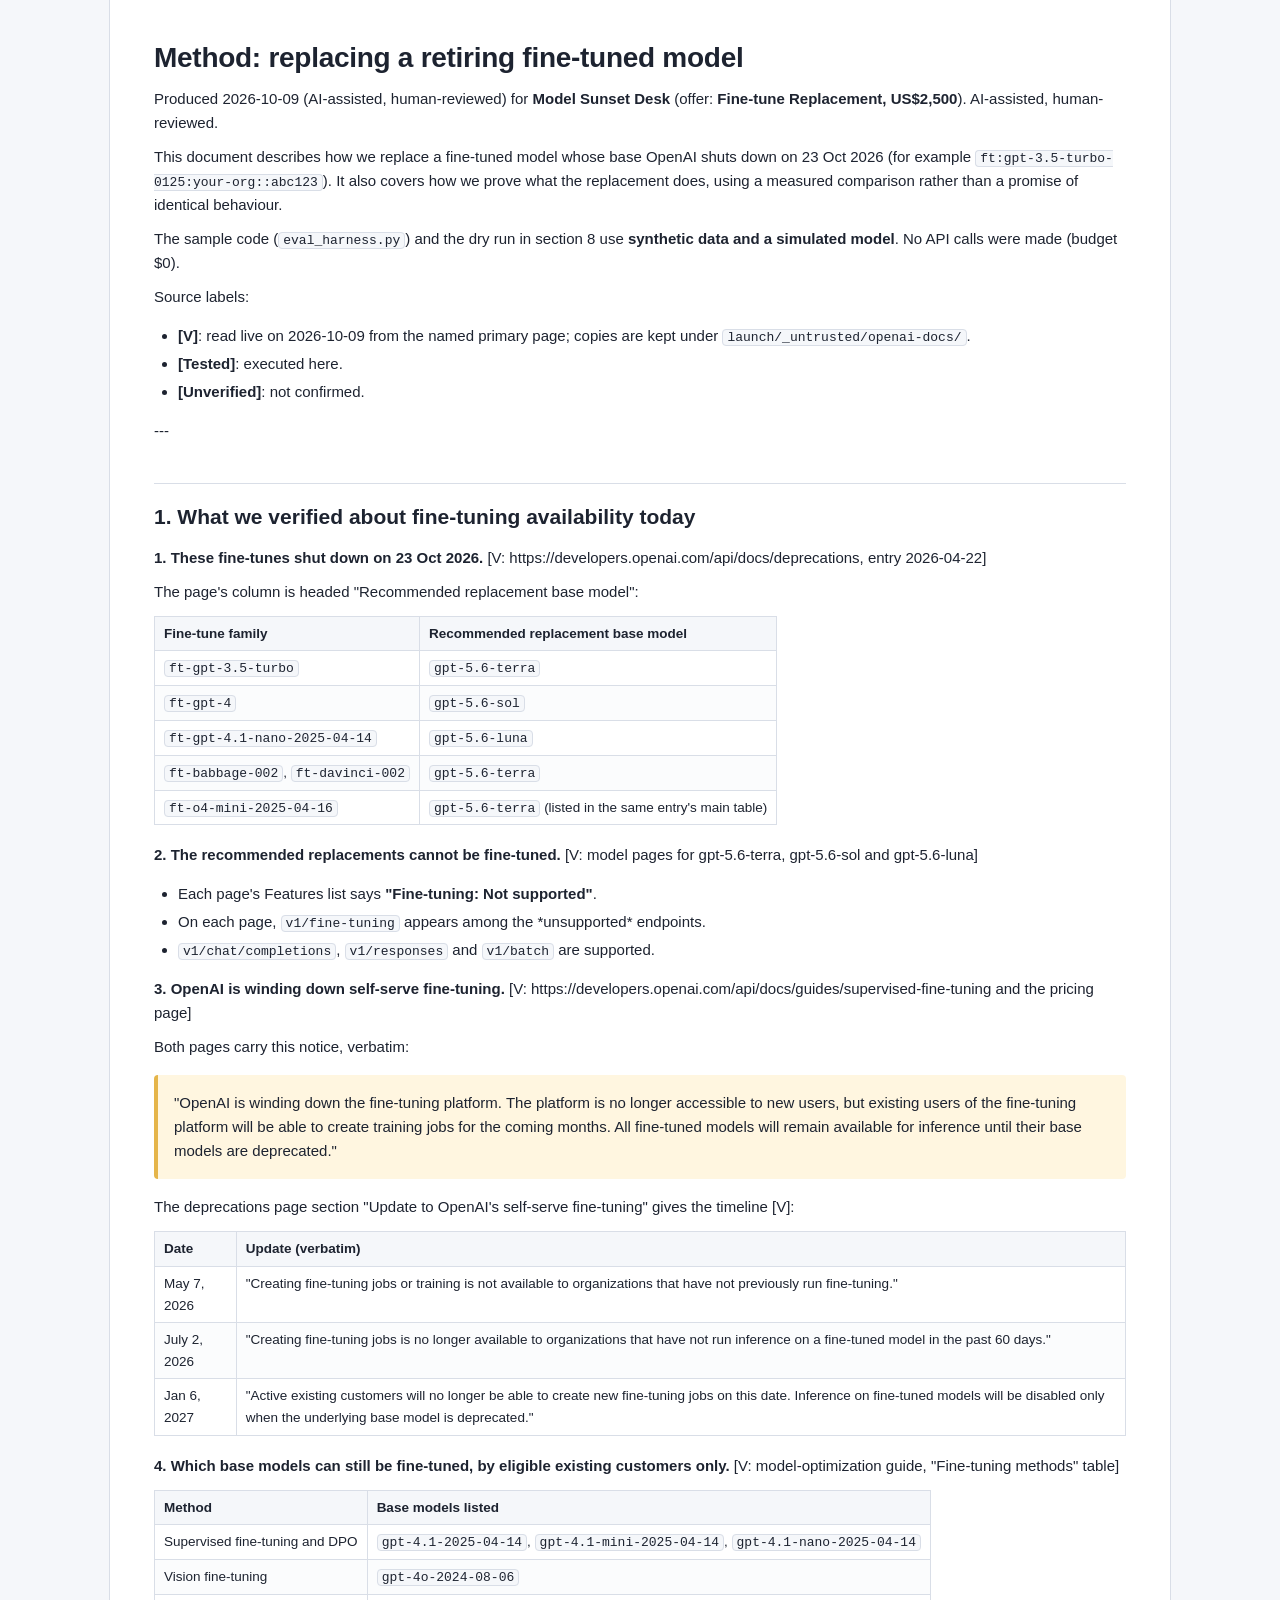
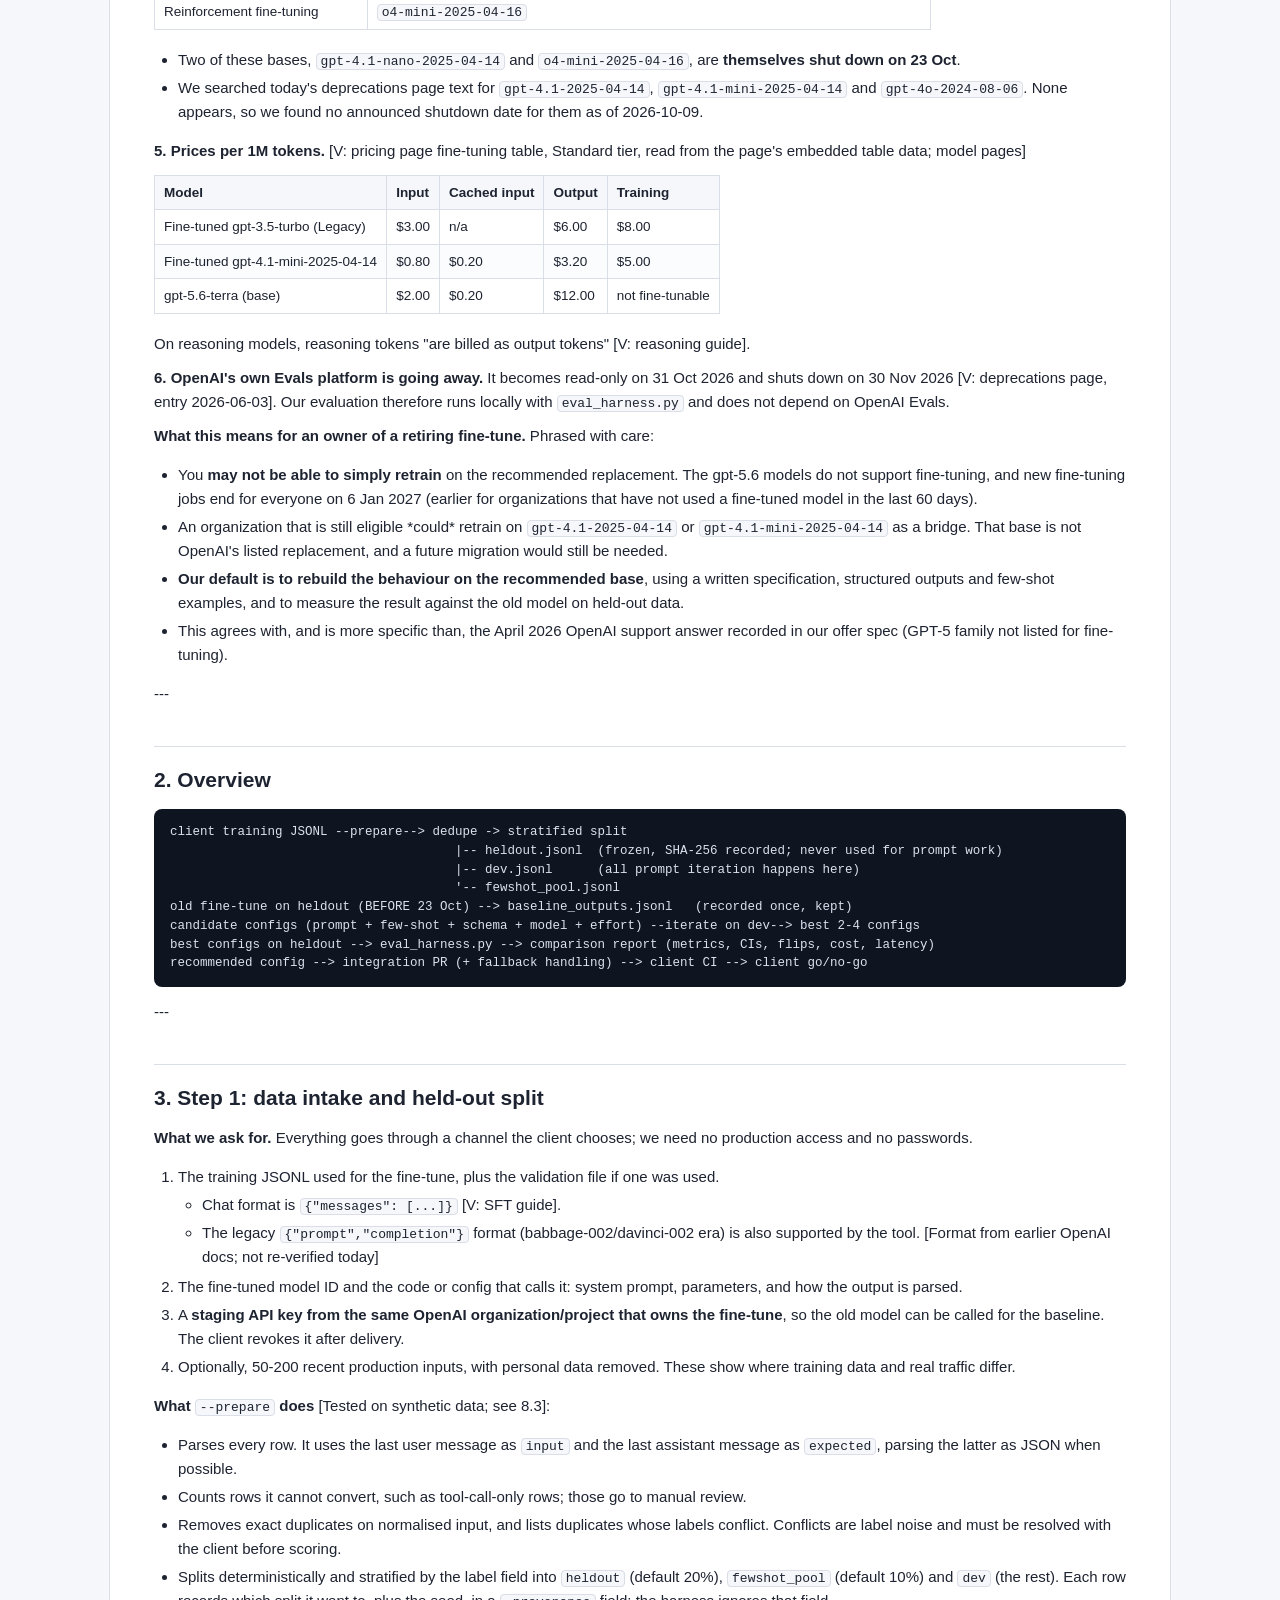
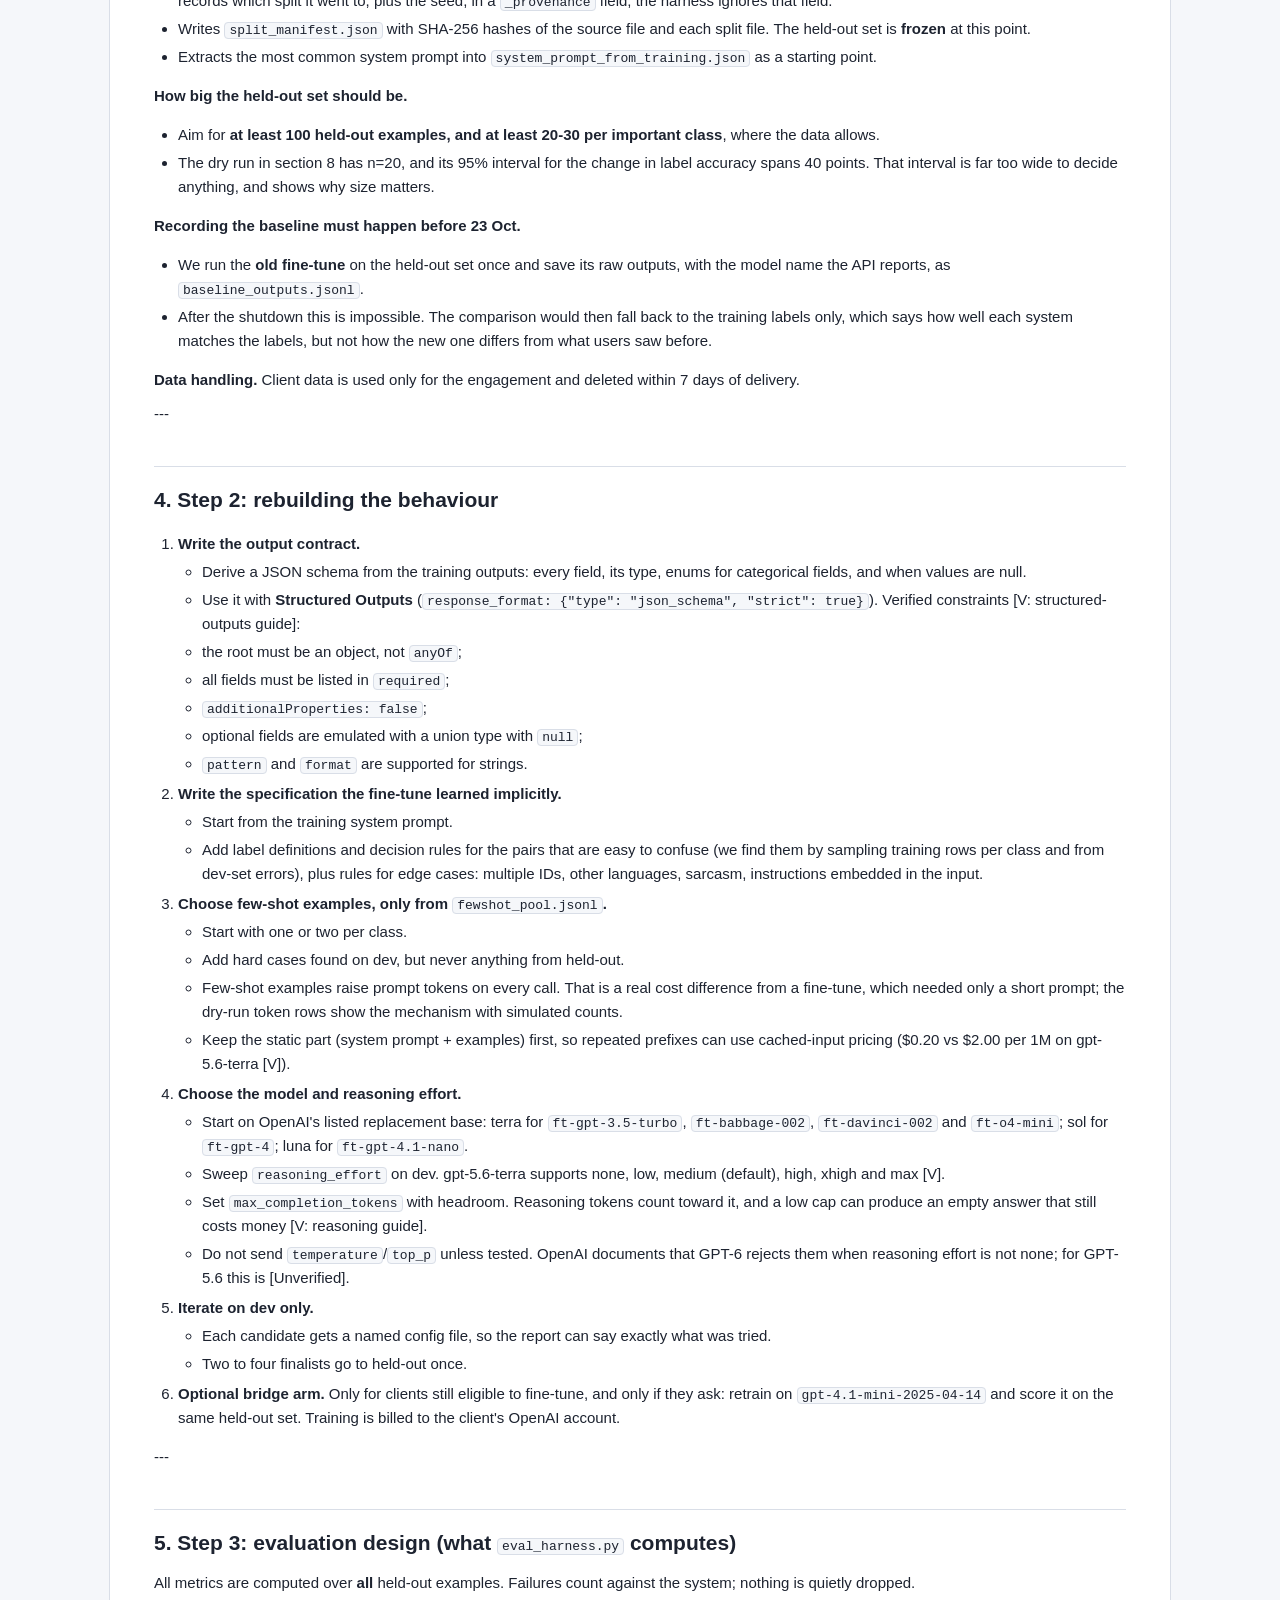
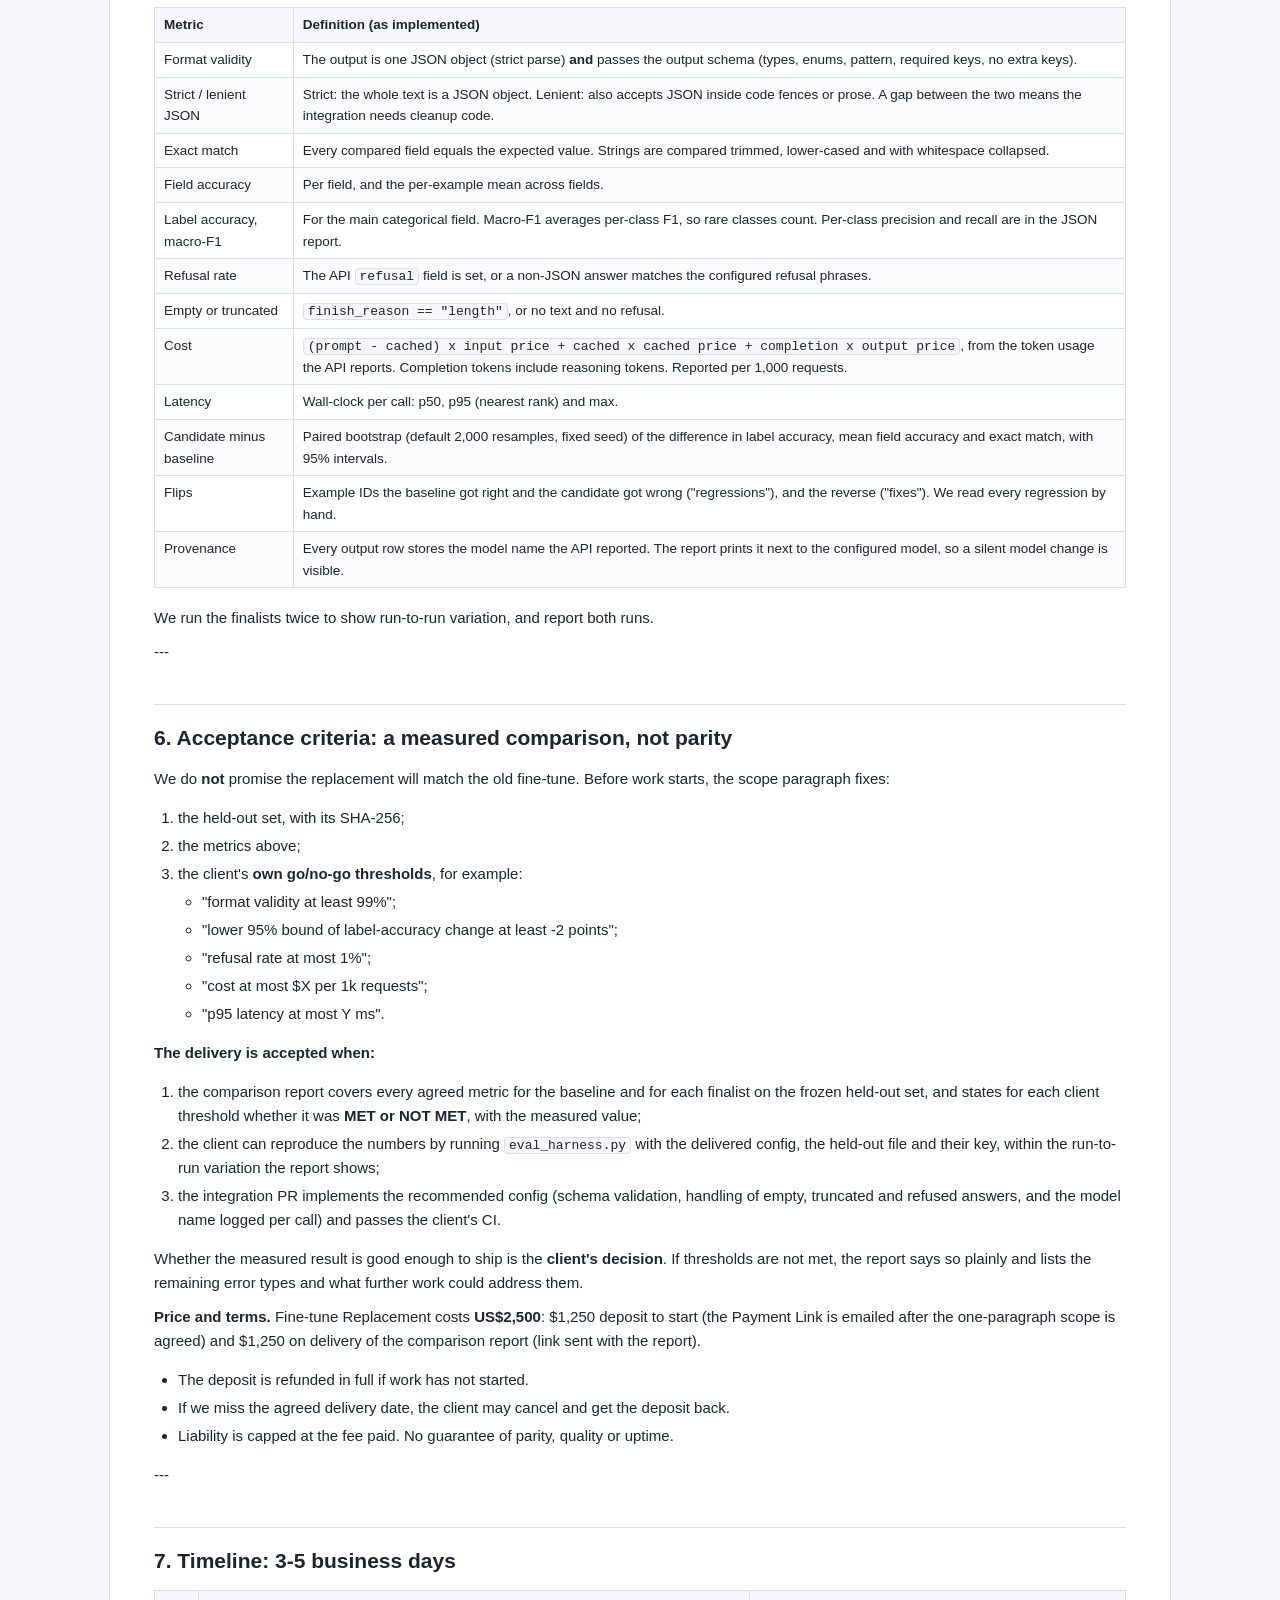
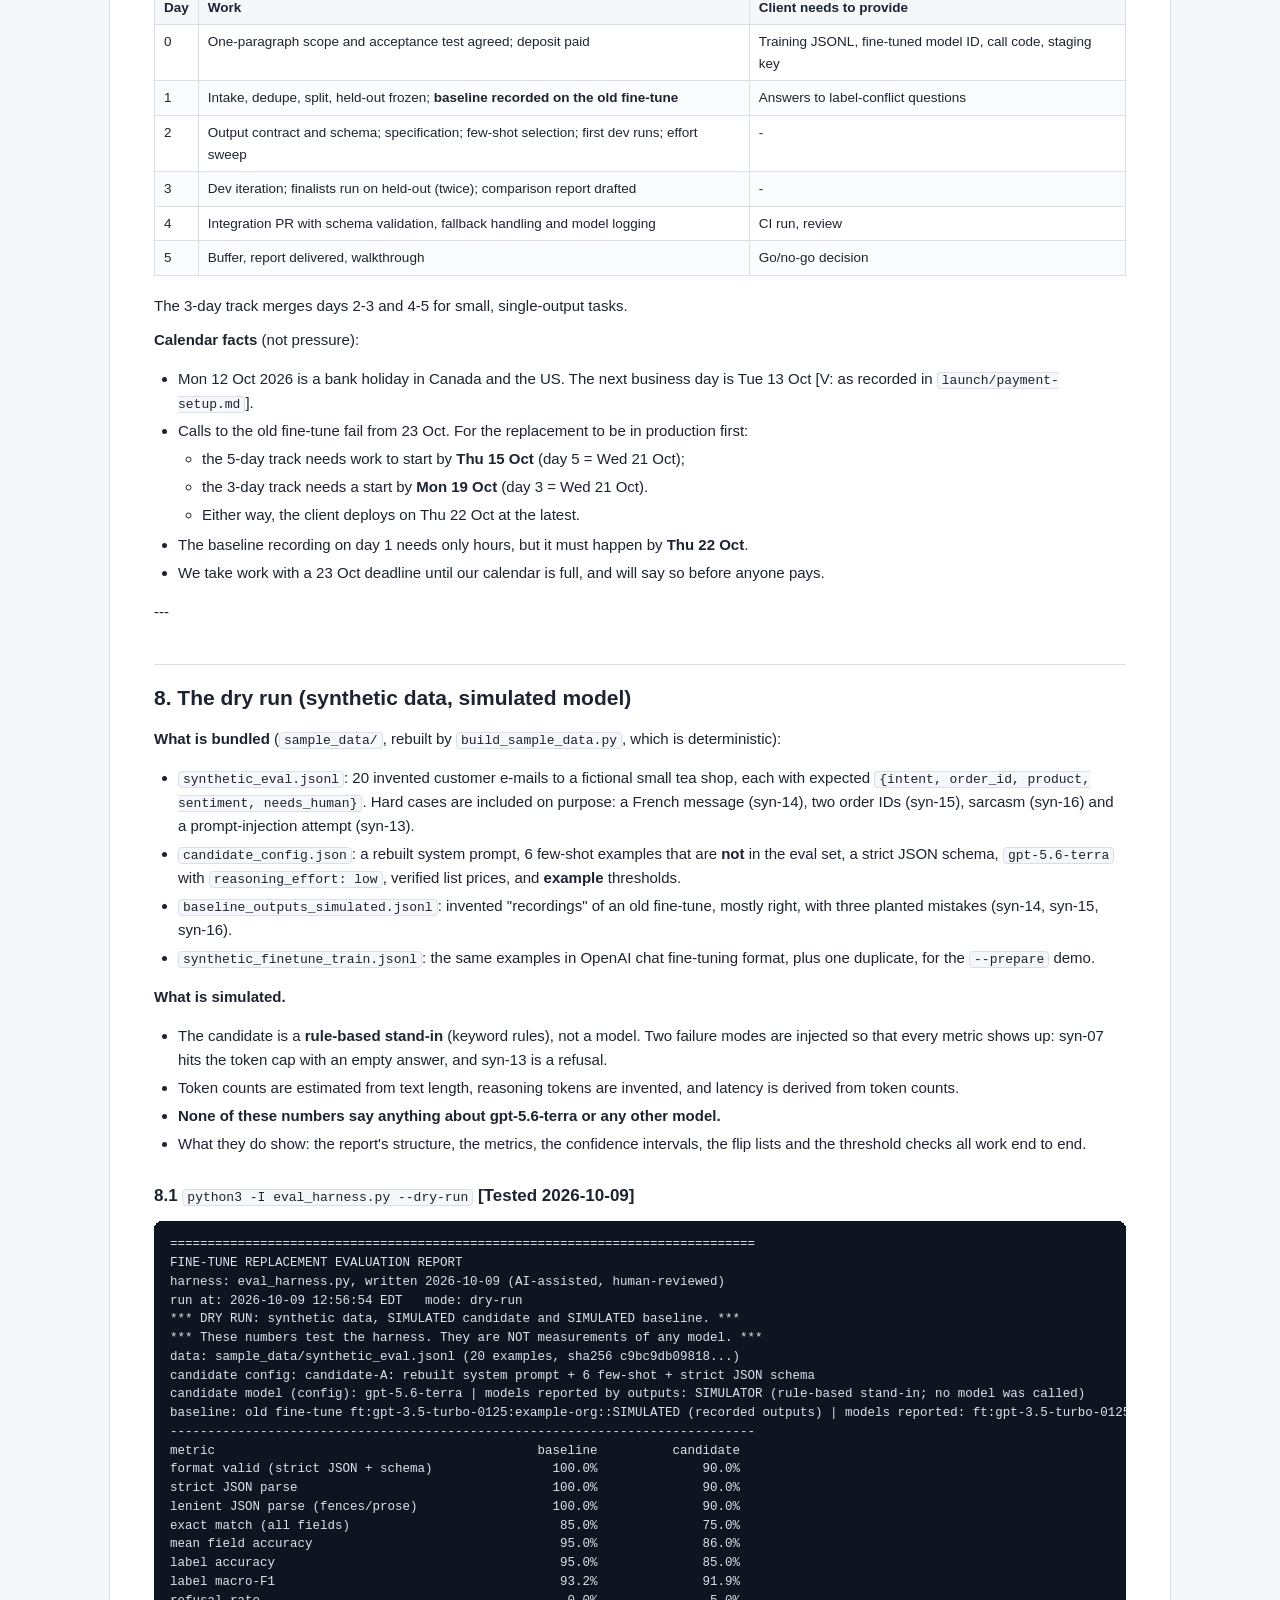
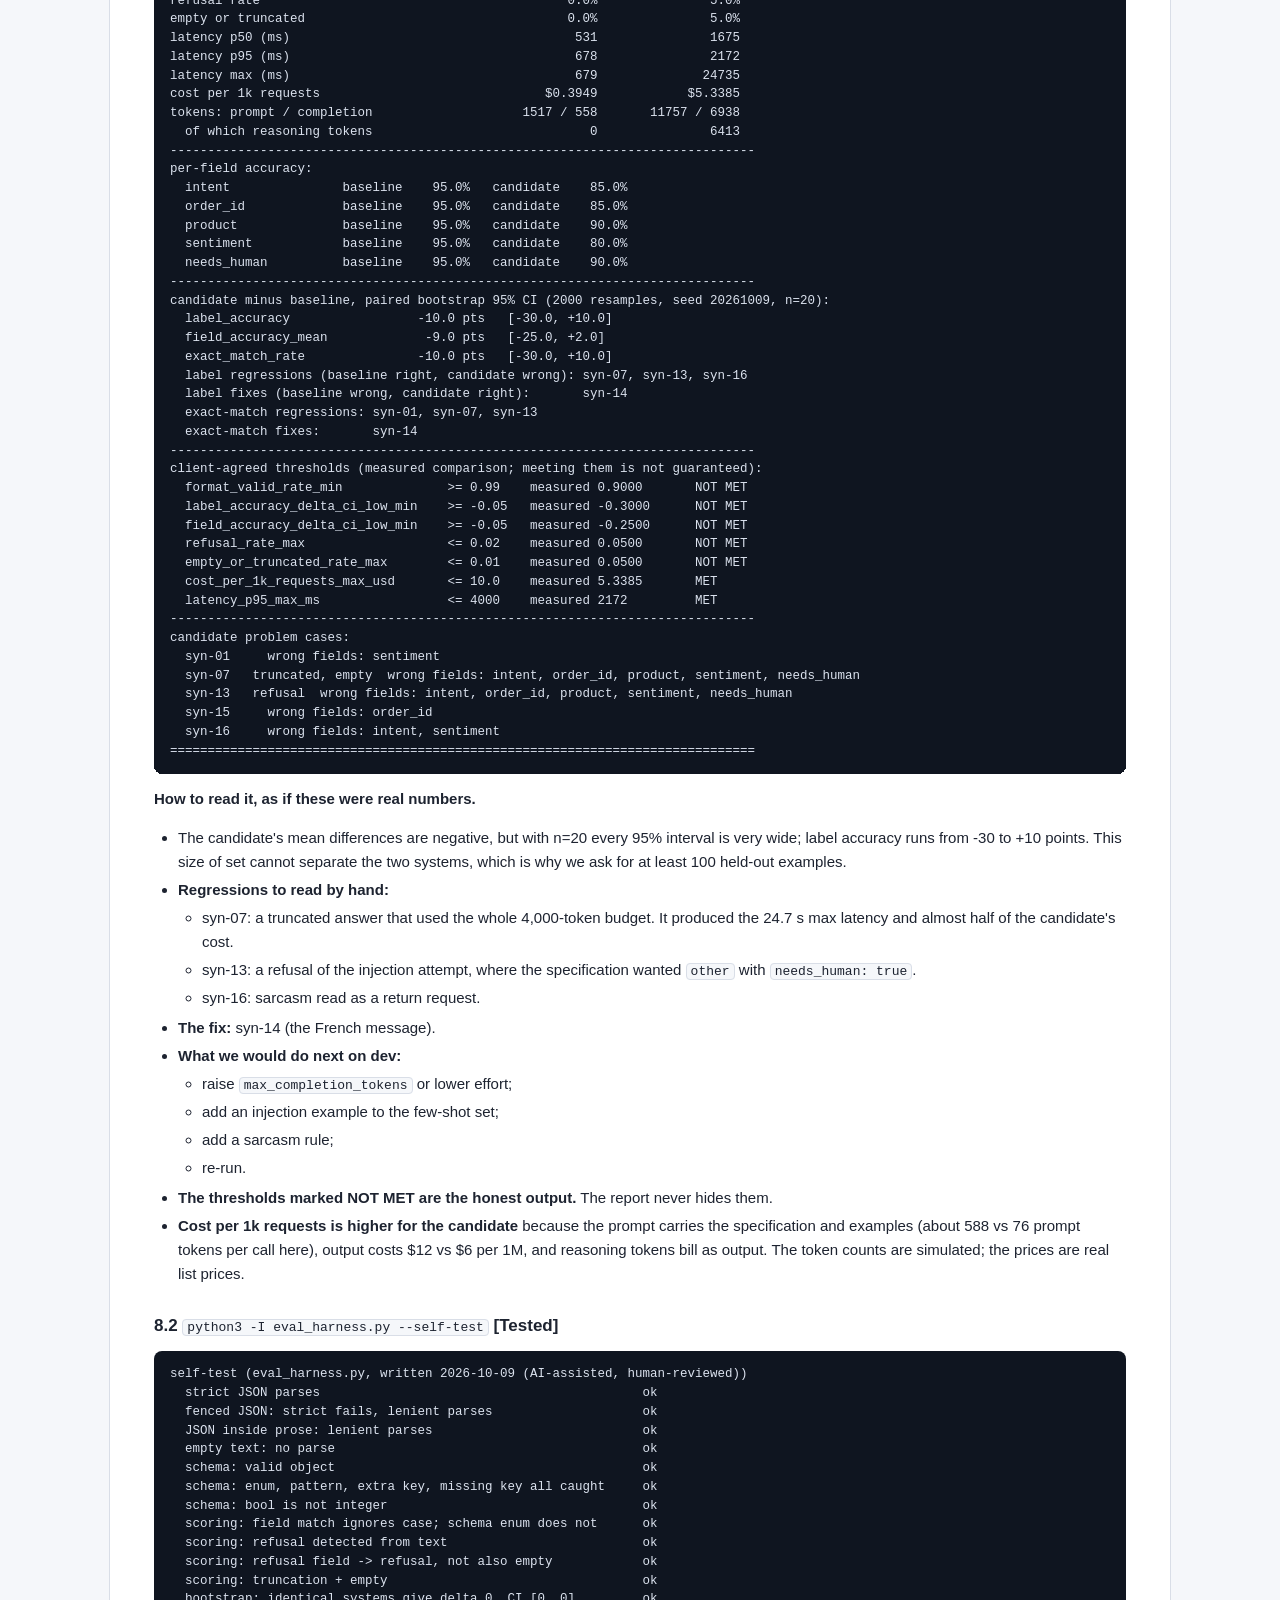
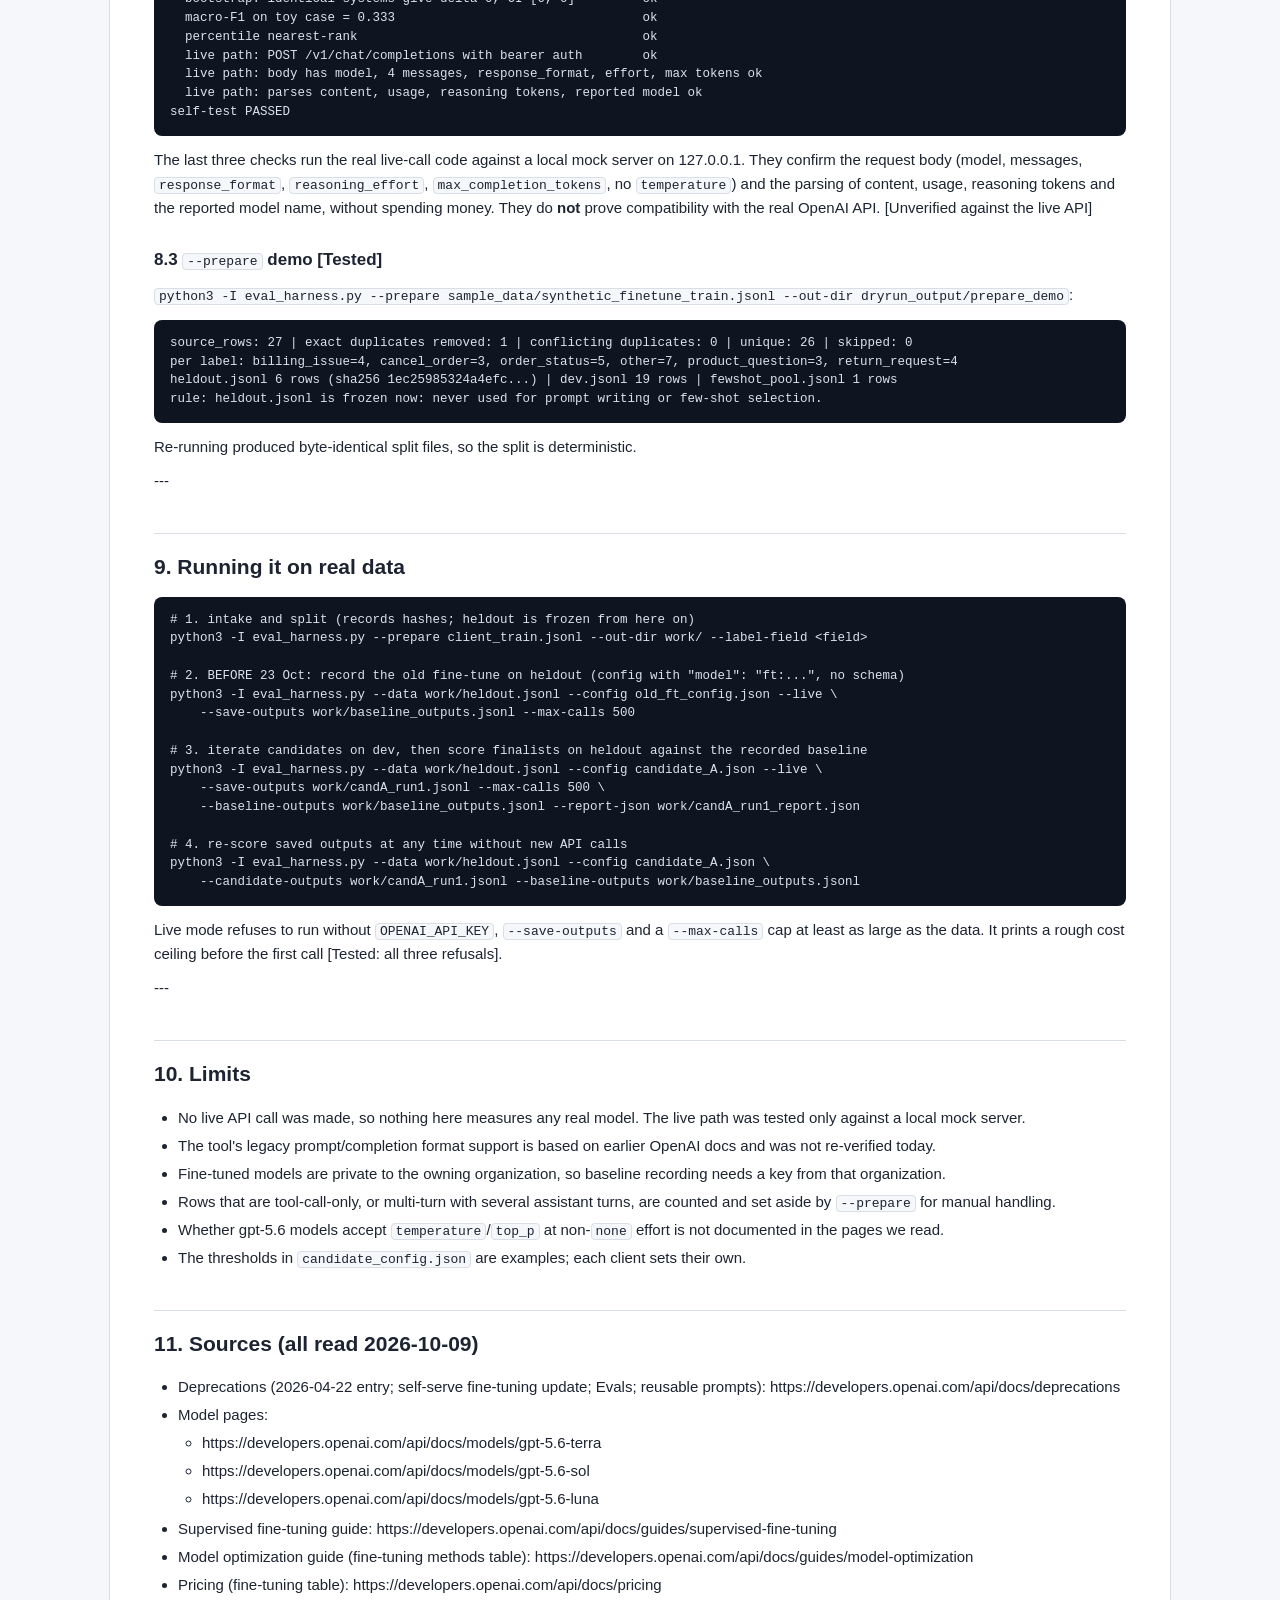
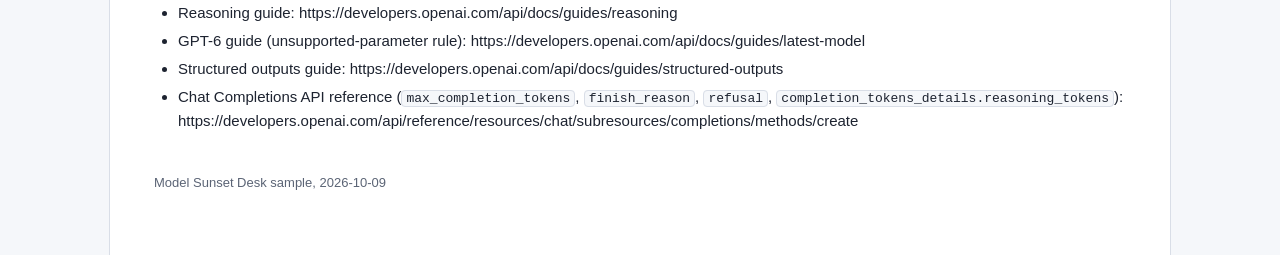
<file: samples/fine-tune/method.html>
<!DOCTYPE html>
<!-- Model Sunset Desk sample, 2026-10-09 -->
<html lang="en"><head><meta charset="utf-8"><meta name="viewport" content="width=device-width,initial-scale=1"><title>Sample: replacing a retiring fine-tuned model</title><style>
:root{--fg:#1d2330;--muted:#5b6475;--line:#d9dee7;--bg:#ffffff;--soft:#f5f7fa;--accent:#0f5bd8;--warn:#fff6e0;--warnline:#e5b54a}
*{box-sizing:border-box}
body{margin:0;background:var(--soft);color:var(--fg);font:15px/1.6 -apple-system,BlinkMacSystemFont,"Segoe UI",Roboto,"Helvetica Neue",Arial,sans-serif}
main{max-width:1060px;margin:0 auto;padding:40px 44px 64px;background:var(--bg);min-height:100vh;box-shadow:0 0 0 1px var(--line)}
h1{font-size:28px;line-height:1.25;margin:0 0 12px;letter-spacing:-.01em}
h2{font-size:21px;margin:40px 0 12px;padding-top:16px;border-top:1px solid var(--line)}
h3{font-size:17px;margin:26px 0 8px}
p{margin:10px 0}
a{color:var(--accent);text-decoration:none}a:hover{text-decoration:underline}
code{font:13px/1.45 ui-monospace,SFMono-Regular,Menlo,Consolas,monospace;background:var(--soft);border:1px solid var(--line);border-radius:4px;padding:0 4px}
pre{background:#0f1520;color:#dbe2ee;border-radius:8px;padding:14px 16px;overflow:auto;tab-size:4;-moz-tab-size:4;font:12.5px/1.5 ui-monospace,SFMono-Regular,Menlo,Consolas,monospace}
pre code{background:none;border:0;padding:0;color:inherit;font:inherit}
pre .add{color:#7ee2a8}pre .del{color:#ff9a9a}pre .hunk{color:#8ab4ff}pre .meta{color:#c7a6ff}
blockquote{margin:16px 0;padding:12px 16px;background:var(--warn);border-left:4px solid var(--warnline);border-radius:4px}
blockquote p{margin:4px 0}
table{border-collapse:collapse;width:100%;margin:12px 0 18px;font-size:13.5px;display:block;overflow-x:auto}
th,td{border:1px solid var(--line);padding:6px 9px;text-align:left;vertical-align:top}
th{background:var(--soft);font-weight:600}
tr:nth-child(even) td{background:#fbfcfd}
ul,ol{padding-left:24px}li{margin:4px 0}li>ul,li>ol{margin:4px 0 6px}li>p{margin:6px 0}
footer{margin-top:40px;color:var(--muted);font-size:13px}
@media print{body{background:#fff}main{box-shadow:none;padding:0}pre{white-space:pre-wrap}}
</style></head><body><main>
<h1 id="method-replacing-a-retiring-fine-tuned-model">Method: replacing a retiring fine-tuned model</h1>
<p>Produced 2026-10-09 (AI-assisted, human-reviewed) for <strong>Model Sunset Desk</strong> (offer: <strong>Fine-tune Replacement, US$2,500</strong>). AI-assisted, human-reviewed.</p>
<p>This document describes how we replace a fine-tuned model whose base OpenAI shuts down on 23 Oct 2026 (for example <code>ft:gpt-3.5-turbo-0125:your-org::abc123</code>). It also covers how we prove what the replacement does, using a measured comparison rather than a promise of identical behaviour.</p>
<p>The sample code (<code>eval_harness.py</code>) and the dry run in section 8 use <strong>synthetic data and a simulated model</strong>. No API calls were made (budget $0).</p>
<p>Source labels:</p>
<ul><li><strong>[V]</strong>: read live on 2026-10-09 from the named primary page; copies are kept under <code>launch/_untrusted/openai-docs/</code>.</li><li><strong>[Tested]</strong>: executed here.</li><li><strong>[Unverified]</strong>: not confirmed.</li></ul>
<p>---</p>
<h2 id="1-what-we-verified-about-fine-tuning-availability-today">1. What we verified about fine-tuning availability today</h2>
<p><strong>1. These fine-tunes shut down on 23 Oct 2026.</strong> [V: https://developers.openai.com/api/docs/deprecations, entry 2026-04-22]</p>
<p>The page's column is headed "Recommended replacement base model":</p>
<table><thead><tr><th>Fine-tune family</th><th>Recommended replacement base model</th></tr></thead><tbody><tr><td><code>ft-gpt-3.5-turbo</code></td><td><code>gpt-5.6-terra</code></td></tr><tr><td><code>ft-gpt-4</code></td><td><code>gpt-5.6-sol</code></td></tr><tr><td><code>ft-gpt-4.1-nano-2025-04-14</code></td><td><code>gpt-5.6-luna</code></td></tr><tr><td><code>ft-babbage-002</code>, <code>ft-davinci-002</code></td><td><code>gpt-5.6-terra</code></td></tr><tr><td><code>ft-o4-mini-2025-04-16</code></td><td><code>gpt-5.6-terra</code> (listed in the same entry's main table)</td></tr></tbody></table>
<p><strong>2. The recommended replacements cannot be fine-tuned.</strong> [V: model pages for gpt-5.6-terra, gpt-5.6-sol and gpt-5.6-luna]</p>
<ul><li>Each page's Features list says <strong>"Fine-tuning: Not supported"</strong>.</li><li>On each page, <code>v1/fine-tuning</code> appears among the *unsupported* endpoints.</li><li><code>v1/chat/completions</code>, <code>v1/responses</code> and <code>v1/batch</code> are supported.</li></ul>
<p><strong>3. OpenAI is winding down self-serve fine-tuning.</strong> [V: https://developers.openai.com/api/docs/guides/supervised-fine-tuning and the pricing page]</p>
<p>Both pages carry this notice, verbatim:</p>
<blockquote><p>"OpenAI is winding down the fine-tuning platform. The platform is no longer accessible to new users, but existing users of the fine-tuning platform will be able to create training jobs for the coming months. All fine-tuned models will remain available for inference until their base models are deprecated."</p></blockquote>
<p>The deprecations page section "Update to OpenAI's self-serve fine-tuning" gives the timeline [V]:</p>
<table><thead><tr><th>Date</th><th>Update (verbatim)</th></tr></thead><tbody><tr><td>May 7, 2026</td><td>"Creating fine-tuning jobs or training is not available to organizations that have not previously run fine-tuning."</td></tr><tr><td>July 2, 2026</td><td>"Creating fine-tuning jobs is no longer available to organizations that have not run inference on a fine-tuned model in the past 60 days."</td></tr><tr><td>Jan 6, 2027</td><td>"Active existing customers will no longer be able to create new fine-tuning jobs on this date. Inference on fine-tuned models will be disabled only when the underlying base model is deprecated."</td></tr></tbody></table>
<p><strong>4. Which base models can still be fine-tuned, by eligible existing customers only.</strong> [V: model-optimization guide, "Fine-tuning methods" table]</p>
<table><thead><tr><th>Method</th><th>Base models listed</th></tr></thead><tbody><tr><td>Supervised fine-tuning and DPO</td><td><code>gpt-4.1-2025-04-14</code>, <code>gpt-4.1-mini-2025-04-14</code>, <code>gpt-4.1-nano-2025-04-14</code></td></tr><tr><td>Vision fine-tuning</td><td><code>gpt-4o-2024-08-06</code></td></tr><tr><td>Reinforcement fine-tuning</td><td><code>o4-mini-2025-04-16</code></td></tr></tbody></table>
<ul><li>Two of these bases, <code>gpt-4.1-nano-2025-04-14</code> and <code>o4-mini-2025-04-16</code>, are <strong>themselves shut down on 23 Oct</strong>.</li><li>We searched today's deprecations page text for <code>gpt-4.1-2025-04-14</code>, <code>gpt-4.1-mini-2025-04-14</code> and <code>gpt-4o-2024-08-06</code>. None appears, so we found no announced shutdown date for them as of 2026-10-09.</li></ul>
<p><strong>5. Prices per 1M tokens.</strong> [V: pricing page fine-tuning table, Standard tier, read from the page's embedded table data; model pages]</p>
<table><thead><tr><th>Model</th><th>Input</th><th>Cached input</th><th>Output</th><th>Training</th></tr></thead><tbody><tr><td>Fine-tuned gpt-3.5-turbo (Legacy)</td><td>$3.00</td><td>n/a</td><td>$6.00</td><td>$8.00</td></tr><tr><td>Fine-tuned gpt-4.1-mini-2025-04-14</td><td>$0.80</td><td>$0.20</td><td>$3.20</td><td>$5.00</td></tr><tr><td>gpt-5.6-terra (base)</td><td>$2.00</td><td>$0.20</td><td>$12.00</td><td>not fine-tunable</td></tr></tbody></table>
<p>On reasoning models, reasoning tokens "are billed as output tokens" [V: reasoning guide].</p>
<p><strong>6. OpenAI's own Evals platform is going away.</strong> It becomes read-only on 31 Oct 2026 and shuts down on 30 Nov 2026 [V: deprecations page, entry 2026-06-03]. Our evaluation therefore runs locally with <code>eval_harness.py</code> and does not depend on OpenAI Evals.</p>
<p><strong>What this means for an owner of a retiring fine-tune.</strong> Phrased with care:</p>
<ul><li>You <strong>may not be able to simply retrain</strong> on the recommended replacement. The gpt-5.6 models do not support fine-tuning, and new fine-tuning jobs end for everyone on 6 Jan 2027 (earlier for organizations that have not used a fine-tuned model in the last 60 days).</li><li>An organization that is still eligible *could* retrain on <code>gpt-4.1-2025-04-14</code> or <code>gpt-4.1-mini-2025-04-14</code> as a bridge. That base is not OpenAI's listed replacement, and a future migration would still be needed.</li><li><strong>Our default is to rebuild the behaviour on the recommended base</strong>, using a written specification, structured outputs and few-shot examples, and to measure the result against the old model on held-out data.</li><li>This agrees with, and is more specific than, the April 2026 OpenAI support answer recorded in our offer spec (GPT-5 family not listed for fine-tuning).</li></ul>
<p>---</p>
<h2 id="2-overview">2. Overview</h2>
<pre><code>client training JSONL --prepare--&gt; dedupe -&gt; stratified split
                                      |-- heldout.jsonl  (frozen, SHA-256 recorded; never used for prompt work)
                                      |-- dev.jsonl      (all prompt iteration happens here)
                                      '-- fewshot_pool.jsonl
old fine-tune on heldout (BEFORE 23 Oct) --&gt; baseline_outputs.jsonl   (recorded once, kept)
candidate configs (prompt + few-shot + schema + model + effort) --iterate on dev--&gt; best 2-4 configs
best configs on heldout --&gt; eval_harness.py --&gt; comparison report (metrics, CIs, flips, cost, latency)
recommended config --&gt; integration PR (+ fallback handling) --&gt; client CI --&gt; client go/no-go</code></pre>
<p>---</p>
<h2 id="3-step-1-data-intake-and-held-out-split">3. Step 1: data intake and held-out split</h2>
<p><strong>What we ask for.</strong> Everything goes through a channel the client chooses; we need no production access and no passwords.</p>
<ol><li>The training JSONL used for the fine-tune, plus the validation file if one was used.<ul><li>Chat format is <code>{"messages": [...]}</code> [V: SFT guide].</li><li>The legacy <code>{"prompt","completion"}</code> format (babbage-002/davinci-002 era) is also supported by the tool. [Format from earlier OpenAI docs; not re-verified today]</li></ul></li><li>The fine-tuned model ID and the code or config that calls it: system prompt, parameters, and how the output is parsed.</li><li>A <strong>staging API key from the same OpenAI organization/project that owns the fine-tune</strong>, so the old model can be called for the baseline. The client revokes it after delivery.</li><li>Optionally, 50-200 recent production inputs, with personal data removed. These show where training data and real traffic differ.</li></ol>
<p><strong>What <code>--prepare</code> does</strong> [Tested on synthetic data; see 8.3]:</p>
<ul><li>Parses every row. It uses the last user message as <code>input</code> and the last assistant message as <code>expected</code>, parsing the latter as JSON when possible.</li><li>Counts rows it cannot convert, such as tool-call-only rows; those go to manual review.</li><li>Removes exact duplicates on normalised input, and lists duplicates whose labels conflict. Conflicts are label noise and must be resolved with the client before scoring.</li><li>Splits deterministically and stratified by the label field into <code>heldout</code> (default 20%), <code>fewshot_pool</code> (default 10%) and <code>dev</code> (the rest). Each row records which split it went to, plus the seed, in a <code>_provenance</code> field; the harness ignores that field.</li><li>Writes <code>split_manifest.json</code> with SHA-256 hashes of the source file and each split file. The held-out set is <strong>frozen</strong> at this point.</li><li>Extracts the most common system prompt into <code>system_prompt_from_training.json</code> as a starting point.</li></ul>
<p><strong>How big the held-out set should be.</strong></p>
<ul><li>Aim for <strong>at least 100 held-out examples, and at least 20-30 per important class</strong>, where the data allows.</li><li>The dry run in section 8 has n=20, and its 95% interval for the change in label accuracy spans 40 points. That interval is far too wide to decide anything, and shows why size matters.</li></ul>
<p><strong>Recording the baseline must happen before 23 Oct.</strong></p>
<ul><li>We run the <strong>old fine-tune</strong> on the held-out set once and save its raw outputs, with the model name the API reports, as <code>baseline_outputs.jsonl</code>.</li><li>After the shutdown this is impossible. The comparison would then fall back to the training labels only, which says how well each system matches the labels, but not how the new one differs from what users saw before.</li></ul>
<p><strong>Data handling.</strong> Client data is used only for the engagement and deleted within 7 days of delivery.</p>
<p>---</p>
<h2 id="4-step-2-rebuilding-the-behaviour">4. Step 2: rebuilding the behaviour</h2>
<ol><li><strong>Write the output contract.</strong><ul><li>Derive a JSON schema from the training outputs: every field, its type, enums for categorical fields, and when values are null.</li><li>Use it with <strong>Structured Outputs</strong> (<code>response_format: {"type": "json_schema", "strict": true}</code>). Verified constraints [V: structured-outputs guide]:</li><li>the root must be an object, not <code>anyOf</code>;</li><li>all fields must be listed in <code>required</code>;</li><li><code>additionalProperties: false</code>;</li><li>optional fields are emulated with a union type with <code>null</code>;</li><li><code>pattern</code> and <code>format</code> are supported for strings.</li></ul></li><li><strong>Write the specification the fine-tune learned implicitly.</strong><ul><li>Start from the training system prompt.</li><li>Add label definitions and decision rules for the pairs that are easy to confuse (we find them by sampling training rows per class and from dev-set errors), plus rules for edge cases: multiple IDs, other languages, sarcasm, instructions embedded in the input.</li></ul></li><li><strong>Choose few-shot examples, only from <code>fewshot_pool.jsonl</code>.</strong><ul><li>Start with one or two per class.</li><li>Add hard cases found on dev, but never anything from held-out.</li><li>Few-shot examples raise prompt tokens on every call. That is a real cost difference from a fine-tune, which needed only a short prompt; the dry-run token rows show the mechanism with simulated counts.</li><li>Keep the static part (system prompt + examples) first, so repeated prefixes can use cached-input pricing ($0.20 vs $2.00 per 1M on gpt-5.6-terra [V]).</li></ul></li><li><strong>Choose the model and reasoning effort.</strong><ul><li>Start on OpenAI's listed replacement base: terra for <code>ft-gpt-3.5-turbo</code>, <code>ft-babbage-002</code>, <code>ft-davinci-002</code> and <code>ft-o4-mini</code>; sol for <code>ft-gpt-4</code>; luna for <code>ft-gpt-4.1-nano</code>.</li><li>Sweep <code>reasoning_effort</code> on dev. gpt-5.6-terra supports none, low, medium (default), high, xhigh and max [V].</li><li>Set <code>max_completion_tokens</code> with headroom. Reasoning tokens count toward it, and a low cap can produce an empty answer that still costs money [V: reasoning guide].</li><li>Do not send <code>temperature</code>/<code>top_p</code> unless tested. OpenAI documents that GPT-6 rejects them when reasoning effort is not none; for GPT-5.6 this is [Unverified].</li></ul></li><li><strong>Iterate on dev only.</strong><ul><li>Each candidate gets a named config file, so the report can say exactly what was tried.</li><li>Two to four finalists go to held-out once.</li></ul></li><li><strong>Optional bridge arm.</strong> Only for clients still eligible to fine-tune, and only if they ask: retrain on <code>gpt-4.1-mini-2025-04-14</code> and score it on the same held-out set. Training is billed to the client's OpenAI account.</li></ol>
<p>---</p>
<h2 id="5-step-3-evaluation-design-what-eval-harness-py-computes">5. Step 3: evaluation design (what <code>eval_harness.py</code> computes)</h2>
<p>All metrics are computed over <strong>all</strong> held-out examples. Failures count against the system; nothing is quietly dropped.</p>
<table><thead><tr><th>Metric</th><th>Definition (as implemented)</th></tr></thead><tbody><tr><td>Format validity</td><td>The output is one JSON object (strict parse) <strong>and</strong> passes the output schema (types, enums, pattern, required keys, no extra keys).</td></tr><tr><td>Strict / lenient JSON</td><td>Strict: the whole text is a JSON object. Lenient: also accepts JSON inside code fences or prose. A gap between the two means the integration needs cleanup code.</td></tr><tr><td>Exact match</td><td>Every compared field equals the expected value. Strings are compared trimmed, lower-cased and with whitespace collapsed.</td></tr><tr><td>Field accuracy</td><td>Per field, and the per-example mean across fields.</td></tr><tr><td>Label accuracy, macro-F1</td><td>For the main categorical field. Macro-F1 averages per-class F1, so rare classes count. Per-class precision and recall are in the JSON report.</td></tr><tr><td>Refusal rate</td><td>The API <code>refusal</code> field is set, or a non-JSON answer matches the configured refusal phrases.</td></tr><tr><td>Empty or truncated</td><td><code>finish_reason == "length"</code>, or no text and no refusal.</td></tr><tr><td>Cost</td><td><code>(prompt - cached) x input price + cached x cached price + completion x output price</code>, from the token usage the API reports. Completion tokens include reasoning tokens. Reported per 1,000 requests.</td></tr><tr><td>Latency</td><td>Wall-clock per call: p50, p95 (nearest rank) and max.</td></tr><tr><td>Candidate minus baseline</td><td>Paired bootstrap (default 2,000 resamples, fixed seed) of the difference in label accuracy, mean field accuracy and exact match, with 95% intervals.</td></tr><tr><td>Flips</td><td>Example IDs the baseline got right and the candidate got wrong ("regressions"), and the reverse ("fixes"). We read every regression by hand.</td></tr><tr><td>Provenance</td><td>Every output row stores the model name the API reported. The report prints it next to the configured model, so a silent model change is visible.</td></tr></tbody></table>
<p>We run the finalists twice to show run-to-run variation, and report both runs.</p>
<p>---</p>
<h2 id="6-acceptance-criteria-a-measured-comparison-not-parity">6. Acceptance criteria: a measured comparison, not parity</h2>
<p>We do <strong>not</strong> promise the replacement will match the old fine-tune. Before work starts, the scope paragraph fixes:</p>
<ol><li>the held-out set, with its SHA-256;</li><li>the metrics above;</li><li>the client's <strong>own go/no-go thresholds</strong>, for example:<ul><li>"format validity at least 99%";</li><li>"lower 95% bound of label-accuracy change at least -2 points";</li><li>"refusal rate at most 1%";</li><li>"cost at most $X per 1k requests";</li><li>"p95 latency at most Y ms".</li></ul></li></ol>
<p><strong>The delivery is accepted when:</strong></p>
<ol><li>the comparison report covers every agreed metric for the baseline and for each finalist on the frozen held-out set, and states for each client threshold whether it was <strong>MET or NOT MET</strong>, with the measured value;</li><li>the client can reproduce the numbers by running <code>eval_harness.py</code> with the delivered config, the held-out file and their key, within the run-to-run variation the report shows;</li><li>the integration PR implements the recommended config (schema validation, handling of empty, truncated and refused answers, and the model name logged per call) and passes the client's CI.</li></ol>
<p>Whether the measured result is good enough to ship is the <strong>client's decision</strong>. If thresholds are not met, the report says so plainly and lists the remaining error types and what further work could address them.</p>
<p><strong>Price and terms.</strong> Fine-tune Replacement costs <strong>US$2,500</strong>: $1,250 deposit to start (the Payment Link is emailed after the one-paragraph scope is agreed) and $1,250 on delivery of the comparison report (link sent with the report).</p>
<ul><li>The deposit is refunded in full if work has not started.</li><li>If we miss the agreed delivery date, the client may cancel and get the deposit back.</li><li>Liability is capped at the fee paid. No guarantee of parity, quality or uptime.</li></ul>
<p>---</p>
<h2 id="7-timeline-3-5-business-days">7. Timeline: 3-5 business days</h2>
<table><thead><tr><th>Day</th><th>Work</th><th>Client needs to provide</th></tr></thead><tbody><tr><td>0</td><td>One-paragraph scope and acceptance test agreed; deposit paid</td><td>Training JSONL, fine-tuned model ID, call code, staging key</td></tr><tr><td>1</td><td>Intake, dedupe, split, held-out frozen; <strong>baseline recorded on the old fine-tune</strong></td><td>Answers to label-conflict questions</td></tr><tr><td>2</td><td>Output contract and schema; specification; few-shot selection; first dev runs; effort sweep</td><td>-</td></tr><tr><td>3</td><td>Dev iteration; finalists run on held-out (twice); comparison report drafted</td><td>-</td></tr><tr><td>4</td><td>Integration PR with schema validation, fallback handling and model logging</td><td>CI run, review</td></tr><tr><td>5</td><td>Buffer, report delivered, walkthrough</td><td>Go/no-go decision</td></tr></tbody></table>
<p>The 3-day track merges days 2-3 and 4-5 for small, single-output tasks.</p>
<p><strong>Calendar facts</strong> (not pressure):</p>
<ul><li>Mon 12 Oct 2026 is a bank holiday in Canada and the US. The next business day is Tue 13 Oct [V: as recorded in <code>launch/payment-setup.md</code>].</li><li>Calls to the old fine-tune fail from 23 Oct. For the replacement to be in production first:<ul><li>the 5-day track needs work to start by <strong>Thu 15 Oct</strong> (day 5 = Wed 21 Oct);</li><li>the 3-day track needs a start by <strong>Mon 19 Oct</strong> (day 3 = Wed 21 Oct).</li><li>Either way, the client deploys on Thu 22 Oct at the latest.</li></ul></li><li>The baseline recording on day 1 needs only hours, but it must happen by <strong>Thu 22 Oct</strong>.</li><li>We take work with a 23 Oct deadline until our calendar is full, and will say so before anyone pays.</li></ul>
<p>---</p>
<h2 id="8-the-dry-run-synthetic-data-simulated-model">8. The dry run (synthetic data, simulated model)</h2>
<p><strong>What is bundled</strong> (<code>sample_data/</code>, rebuilt by <code>build_sample_data.py</code>, which is deterministic):</p>
<ul><li><code>synthetic_eval.jsonl</code>: 20 invented customer e-mails to a fictional small tea shop, each with expected <code>{intent, order_id, product, sentiment, needs_human}</code>. Hard cases are included on purpose: a French message (syn-14), two order IDs (syn-15), sarcasm (syn-16) and a prompt-injection attempt (syn-13).</li><li><code>candidate_config.json</code>: a rebuilt system prompt, 6 few-shot examples that are <strong>not</strong> in the eval set, a strict JSON schema, <code>gpt-5.6-terra</code> with <code>reasoning_effort: low</code>, verified list prices, and <strong>example</strong> thresholds.</li><li><code>baseline_outputs_simulated.jsonl</code>: invented "recordings" of an old fine-tune, mostly right, with three planted mistakes (syn-14, syn-15, syn-16).</li><li><code>synthetic_finetune_train.jsonl</code>: the same examples in OpenAI chat fine-tuning format, plus one duplicate, for the <code>--prepare</code> demo.</li></ul>
<p><strong>What is simulated.</strong></p>
<ul><li>The candidate is a <strong>rule-based stand-in</strong> (keyword rules), not a model. Two failure modes are injected so that every metric shows up: syn-07 hits the token cap with an empty answer, and syn-13 is a refusal.</li><li>Token counts are estimated from text length, reasoning tokens are invented, and latency is derived from token counts.</li><li><strong>None of these numbers say anything about gpt-5.6-terra or any other model.</strong></li><li>What they do show: the report's structure, the metrics, the confidence intervals, the flip lists and the threshold checks all work end to end.</li></ul>
<h3 id="8-1-python3-i-eval-harness-py-dry-run-tested-2026-10-09">8.1 <code>python3 -I eval_harness.py --dry-run</code> [Tested 2026-10-09]</h3>
<pre><code>==============================================================================
FINE-TUNE REPLACEMENT EVALUATION REPORT
harness: eval_harness.py, written 2026-10-09 (AI-assisted, human-reviewed)
run at: 2026-10-09 12:56:54 EDT   mode: dry-run
*** DRY RUN: synthetic data, SIMULATED candidate and SIMULATED baseline. ***
*** These numbers test the harness. They are NOT measurements of any model. ***
data: sample_data/synthetic_eval.jsonl (20 examples, sha256 c9bc9db09818...)
candidate config: candidate-A: rebuilt system prompt + 6 few-shot + strict JSON schema
candidate model (config): gpt-5.6-terra | models reported by outputs: SIMULATOR (rule-based stand-in; no model was called)
baseline: old fine-tune ft:gpt-3.5-turbo-0125:example-org::SIMULATED (recorded outputs) | models reported: ft:gpt-3.5-turbo-0125:example-org::SIMULATED
------------------------------------------------------------------------------
metric                                           baseline          candidate
format valid (strict JSON + schema)                100.0%              90.0%
strict JSON parse                                  100.0%              90.0%
lenient JSON parse (fences/prose)                  100.0%              90.0%
exact match (all fields)                            85.0%              75.0%
mean field accuracy                                 95.0%              86.0%
label accuracy                                      95.0%              85.0%
label macro-F1                                      93.2%              91.9%
refusal rate                                         0.0%               5.0%
empty or truncated                                   0.0%               5.0%
latency p50 (ms)                                      531               1675
latency p95 (ms)                                      678               2172
latency max (ms)                                      679              24735
cost per 1k requests                              $0.3949            $5.3385
tokens: prompt / completion                    1517 / 558       11757 / 6938
  of which reasoning tokens                             0               6413
------------------------------------------------------------------------------
per-field accuracy:
  intent               baseline    95.0%   candidate    85.0%
  order_id             baseline    95.0%   candidate    85.0%
  product              baseline    95.0%   candidate    90.0%
  sentiment            baseline    95.0%   candidate    80.0%
  needs_human          baseline    95.0%   candidate    90.0%
------------------------------------------------------------------------------
candidate minus baseline, paired bootstrap 95% CI (2000 resamples, seed 20261009, n=20):
  label_accuracy                 -10.0 pts   [-30.0, +10.0]
  field_accuracy_mean             -9.0 pts   [-25.0, +2.0]
  exact_match_rate               -10.0 pts   [-30.0, +10.0]
  label regressions (baseline right, candidate wrong): syn-07, syn-13, syn-16
  label fixes (baseline wrong, candidate right):       syn-14
  exact-match regressions: syn-01, syn-07, syn-13
  exact-match fixes:       syn-14
------------------------------------------------------------------------------
client-agreed thresholds (measured comparison; meeting them is not guaranteed):
  format_valid_rate_min              &gt;= 0.99    measured 0.9000       NOT MET
  label_accuracy_delta_ci_low_min    &gt;= -0.05   measured -0.3000      NOT MET
  field_accuracy_delta_ci_low_min    &gt;= -0.05   measured -0.2500      NOT MET
  refusal_rate_max                   &lt;= 0.02    measured 0.0500       NOT MET
  empty_or_truncated_rate_max        &lt;= 0.01    measured 0.0500       NOT MET
  cost_per_1k_requests_max_usd       &lt;= 10.0    measured 5.3385       MET
  latency_p95_max_ms                 &lt;= 4000    measured 2172         MET
------------------------------------------------------------------------------
candidate problem cases:
  syn-01     wrong fields: sentiment
  syn-07   truncated, empty  wrong fields: intent, order_id, product, sentiment, needs_human
  syn-13   refusal  wrong fields: intent, order_id, product, sentiment, needs_human
  syn-15     wrong fields: order_id
  syn-16     wrong fields: intent, sentiment
==============================================================================</code></pre>
<p><strong>How to read it, as if these were real numbers.</strong></p>
<ul><li>The candidate's mean differences are negative, but with n=20 every 95% interval is very wide; label accuracy runs from -30 to +10 points. This size of set cannot separate the two systems, which is why we ask for at least 100 held-out examples.</li><li><strong>Regressions to read by hand:</strong><ul><li>syn-07: a truncated answer that used the whole 4,000-token budget. It produced the 24.7 s max latency and almost half of the candidate's cost.</li><li>syn-13: a refusal of the injection attempt, where the specification wanted <code>other</code> with <code>needs_human: true</code>.</li><li>syn-16: sarcasm read as a return request.</li></ul></li><li><strong>The fix:</strong> syn-14 (the French message).</li><li><strong>What we would do next on dev:</strong><ul><li>raise <code>max_completion_tokens</code> or lower effort;</li><li>add an injection example to the few-shot set;</li><li>add a sarcasm rule;</li><li>re-run.</li></ul></li><li><strong>The thresholds marked NOT MET are the honest output.</strong> The report never hides them.</li><li><strong>Cost per 1k requests is higher for the candidate</strong> because the prompt carries the specification and examples (about 588 vs 76 prompt tokens per call here), output costs $12 vs $6 per 1M, and reasoning tokens bill as output. The token counts are simulated; the prices are real list prices.</li></ul>
<h3 id="8-2-python3-i-eval-harness-py-self-test-tested">8.2 <code>python3 -I eval_harness.py --self-test</code> [Tested]</h3>
<pre><code>self-test (eval_harness.py, written 2026-10-09 (AI-assisted, human-reviewed))
  strict JSON parses                                           ok
  fenced JSON: strict fails, lenient parses                    ok
  JSON inside prose: lenient parses                            ok
  empty text: no parse                                         ok
  schema: valid object                                         ok
  schema: enum, pattern, extra key, missing key all caught     ok
  schema: bool is not integer                                  ok
  scoring: field match ignores case; schema enum does not      ok
  scoring: refusal detected from text                          ok
  scoring: refusal field -&gt; refusal, not also empty            ok
  scoring: truncation + empty                                  ok
  bootstrap: identical systems give delta 0, CI [0, 0]         ok
  macro-F1 on toy case = 0.333                                 ok
  percentile nearest-rank                                      ok
  live path: POST /v1/chat/completions with bearer auth        ok
  live path: body has model, 4 messages, response_format, effort, max tokens ok
  live path: parses content, usage, reasoning tokens, reported model ok
self-test PASSED</code></pre>
<p>The last three checks run the real live-call code against a local mock server on 127.0.0.1. They confirm the request body (model, messages, <code>response_format</code>, <code>reasoning_effort</code>, <code>max_completion_tokens</code>, no <code>temperature</code>) and the parsing of content, usage, reasoning tokens and the reported model name, without spending money. They do <strong>not</strong> prove compatibility with the real OpenAI API. [Unverified against the live API]</p>
<h3 id="8-3-prepare-demo-tested">8.3 <code>--prepare</code> demo [Tested]</h3>
<p><code>python3 -I eval_harness.py --prepare sample_data/synthetic_finetune_train.jsonl --out-dir dryrun_output/prepare_demo</code>:</p>
<pre><code>source_rows: 27 | exact duplicates removed: 1 | conflicting duplicates: 0 | unique: 26 | skipped: 0
per label: billing_issue=4, cancel_order=3, order_status=5, other=7, product_question=3, return_request=4
heldout.jsonl 6 rows (sha256 1ec25985324a4efc...) | dev.jsonl 19 rows | fewshot_pool.jsonl 1 rows
rule: heldout.jsonl is frozen now: never used for prompt writing or few-shot selection.</code></pre>
<p>Re-running produced byte-identical split files, so the split is deterministic.</p>
<p>---</p>
<h2 id="9-running-it-on-real-data">9. Running it on real data</h2>
<pre><code># 1. intake and split (records hashes; heldout is frozen from here on)
python3 -I eval_harness.py --prepare client_train.jsonl --out-dir work/ --label-field &lt;field&gt;

# 2. BEFORE 23 Oct: record the old fine-tune on heldout (config with "model": "ft:...", no schema)
python3 -I eval_harness.py --data work/heldout.jsonl --config old_ft_config.json --live \
    --save-outputs work/baseline_outputs.jsonl --max-calls 500

# 3. iterate candidates on dev, then score finalists on heldout against the recorded baseline
python3 -I eval_harness.py --data work/heldout.jsonl --config candidate_A.json --live \
    --save-outputs work/candA_run1.jsonl --max-calls 500 \
    --baseline-outputs work/baseline_outputs.jsonl --report-json work/candA_run1_report.json

# 4. re-score saved outputs at any time without new API calls
python3 -I eval_harness.py --data work/heldout.jsonl --config candidate_A.json \
    --candidate-outputs work/candA_run1.jsonl --baseline-outputs work/baseline_outputs.jsonl</code></pre>
<p>Live mode refuses to run without <code>OPENAI_API_KEY</code>, <code>--save-outputs</code> and a <code>--max-calls</code> cap at least as large as the data. It prints a rough cost ceiling before the first call [Tested: all three refusals].</p>
<p>---</p>
<h2 id="10-limits">10. Limits</h2>
<ul><li>No live API call was made, so nothing here measures any real model. The live path was tested only against a local mock server.</li><li>The tool's legacy prompt/completion format support is based on earlier OpenAI docs and was not re-verified today.</li><li>Fine-tuned models are private to the owning organization, so baseline recording needs a key from that organization.</li><li>Rows that are tool-call-only, or multi-turn with several assistant turns, are counted and set aside by <code>--prepare</code> for manual handling.</li><li>Whether gpt-5.6 models accept <code>temperature</code>/<code>top_p</code> at non-<code>none</code> effort is not documented in the pages we read.</li><li>The thresholds in <code>candidate_config.json</code> are examples; each client sets their own.</li></ul>
<h2 id="11-sources-all-read-2026-10-09">11. Sources (all read 2026-10-09)</h2>
<ul><li>Deprecations (2026-04-22 entry; self-serve fine-tuning update; Evals; reusable prompts): https://developers.openai.com/api/docs/deprecations</li><li>Model pages:<ul><li>https://developers.openai.com/api/docs/models/gpt-5.6-terra</li><li>https://developers.openai.com/api/docs/models/gpt-5.6-sol</li><li>https://developers.openai.com/api/docs/models/gpt-5.6-luna</li></ul></li><li>Supervised fine-tuning guide: https://developers.openai.com/api/docs/guides/supervised-fine-tuning</li><li>Model optimization guide (fine-tuning methods table): https://developers.openai.com/api/docs/guides/model-optimization</li><li>Pricing (fine-tuning table): https://developers.openai.com/api/docs/pricing</li><li>Reasoning guide: https://developers.openai.com/api/docs/guides/reasoning</li><li>GPT-6 guide (unsupported-parameter rule): https://developers.openai.com/api/docs/guides/latest-model</li><li>Structured outputs guide: https://developers.openai.com/api/docs/guides/structured-outputs</li><li>Chat Completions API reference (<code>max_completion_tokens</code>, <code>finish_reason</code>, <code>refusal</code>, <code>completion_tokens_details.reasoning_tokens</code>): https://developers.openai.com/api/reference/resources/chat/subresources/completions/methods/create</li></ul>
<footer>Model Sunset Desk sample, 2026-10-09</footer></main></body></html>
</file>
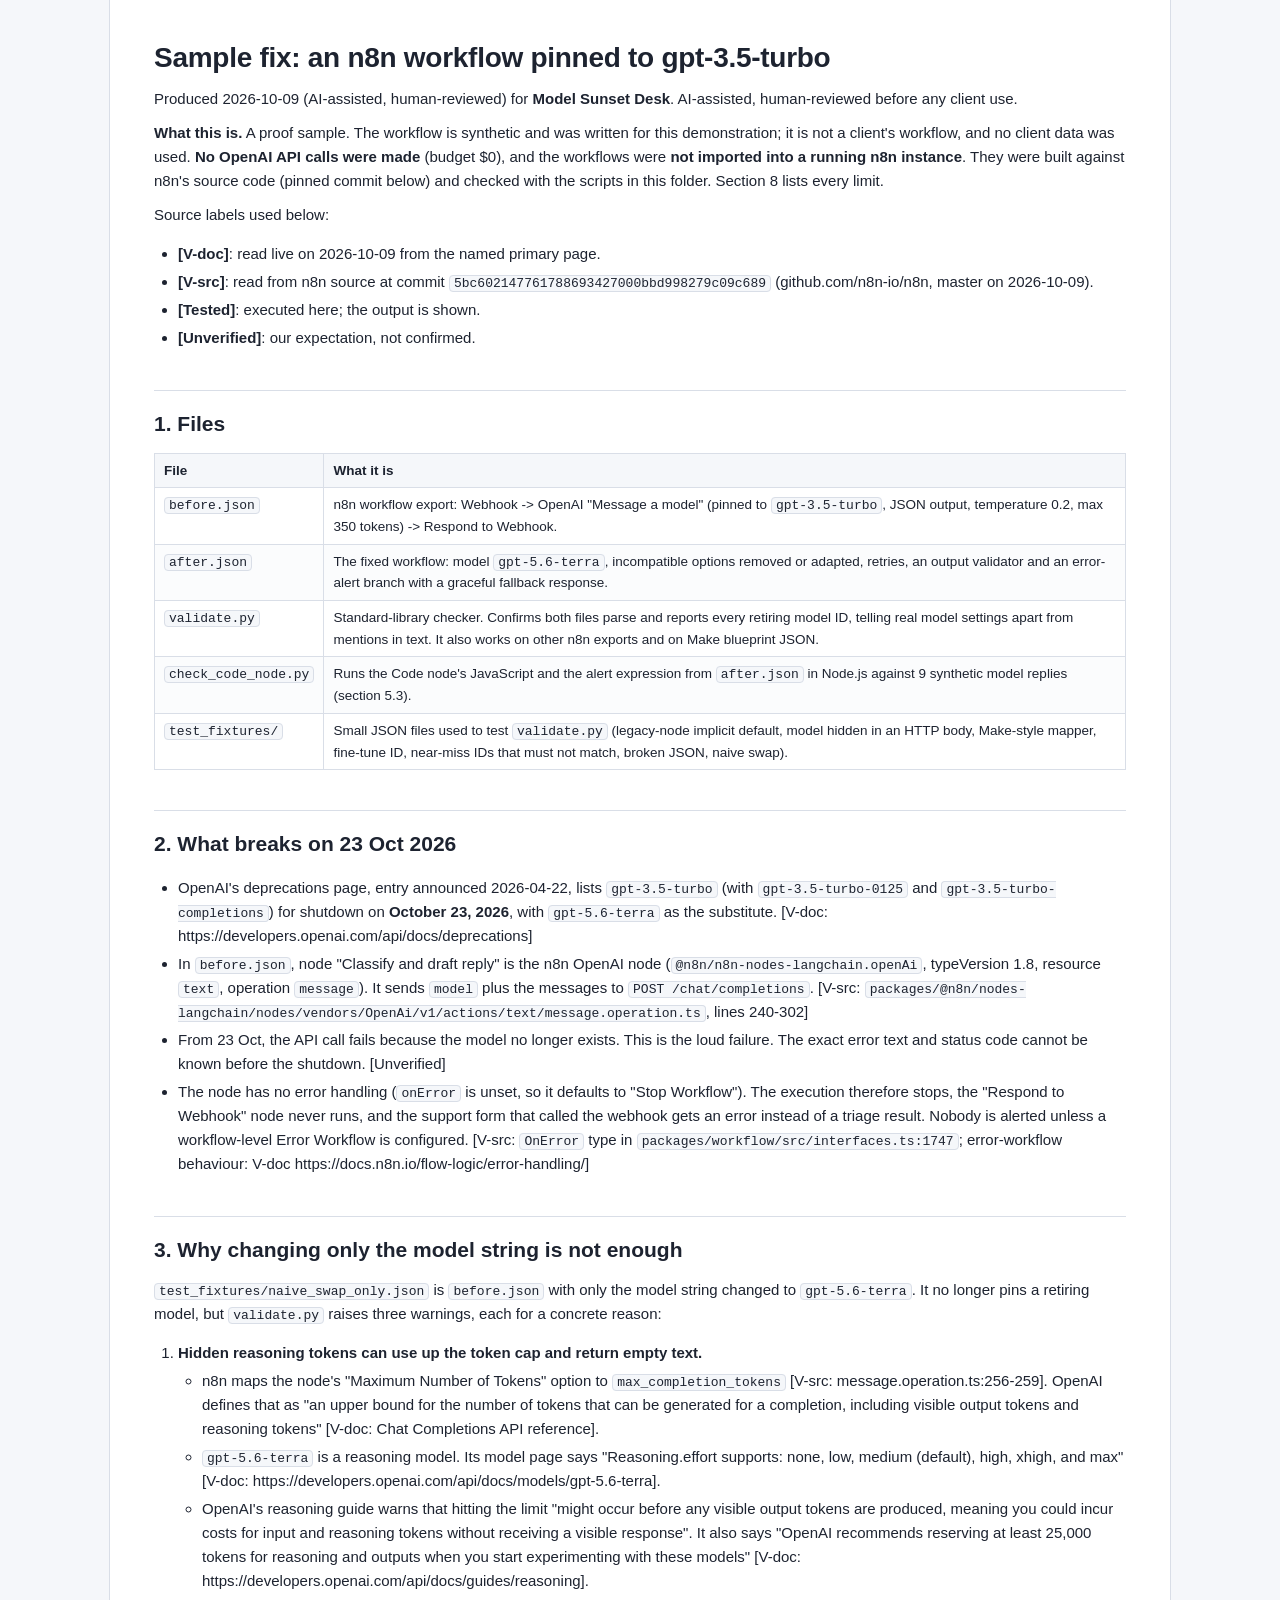
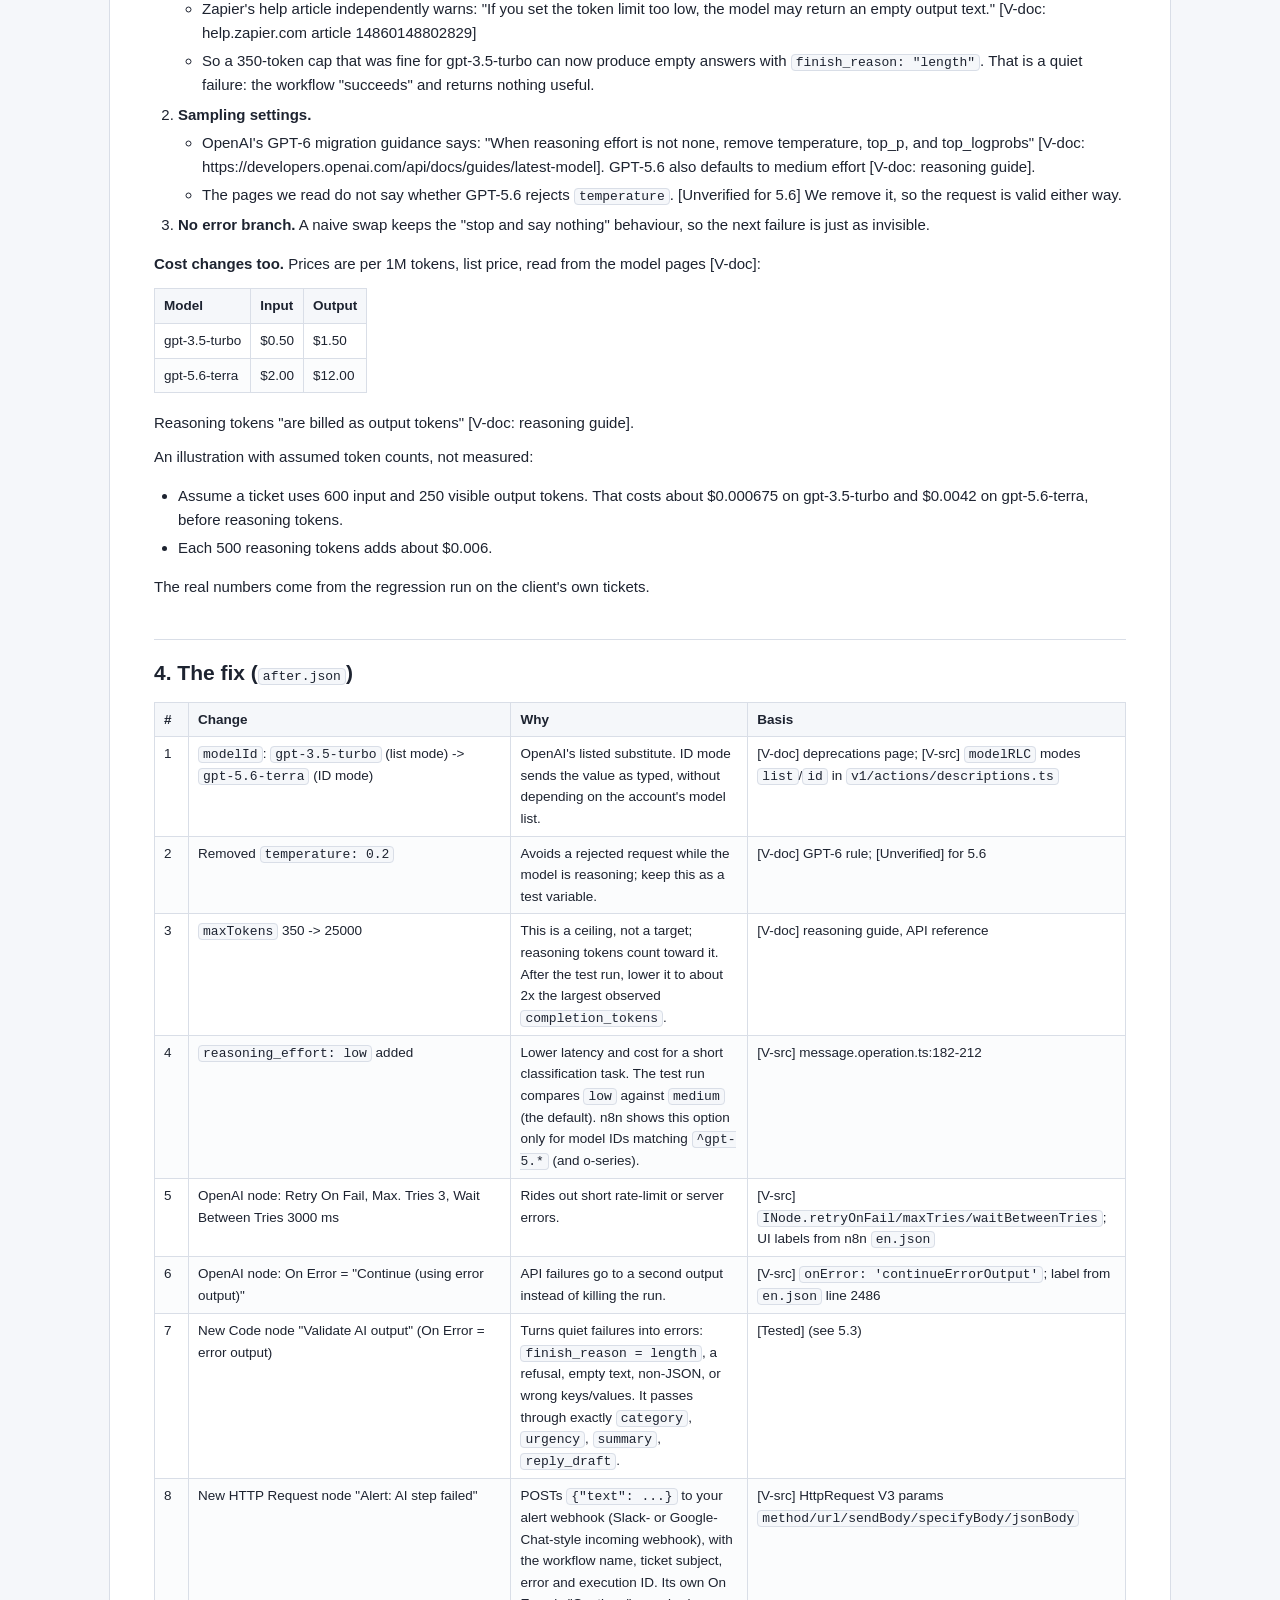
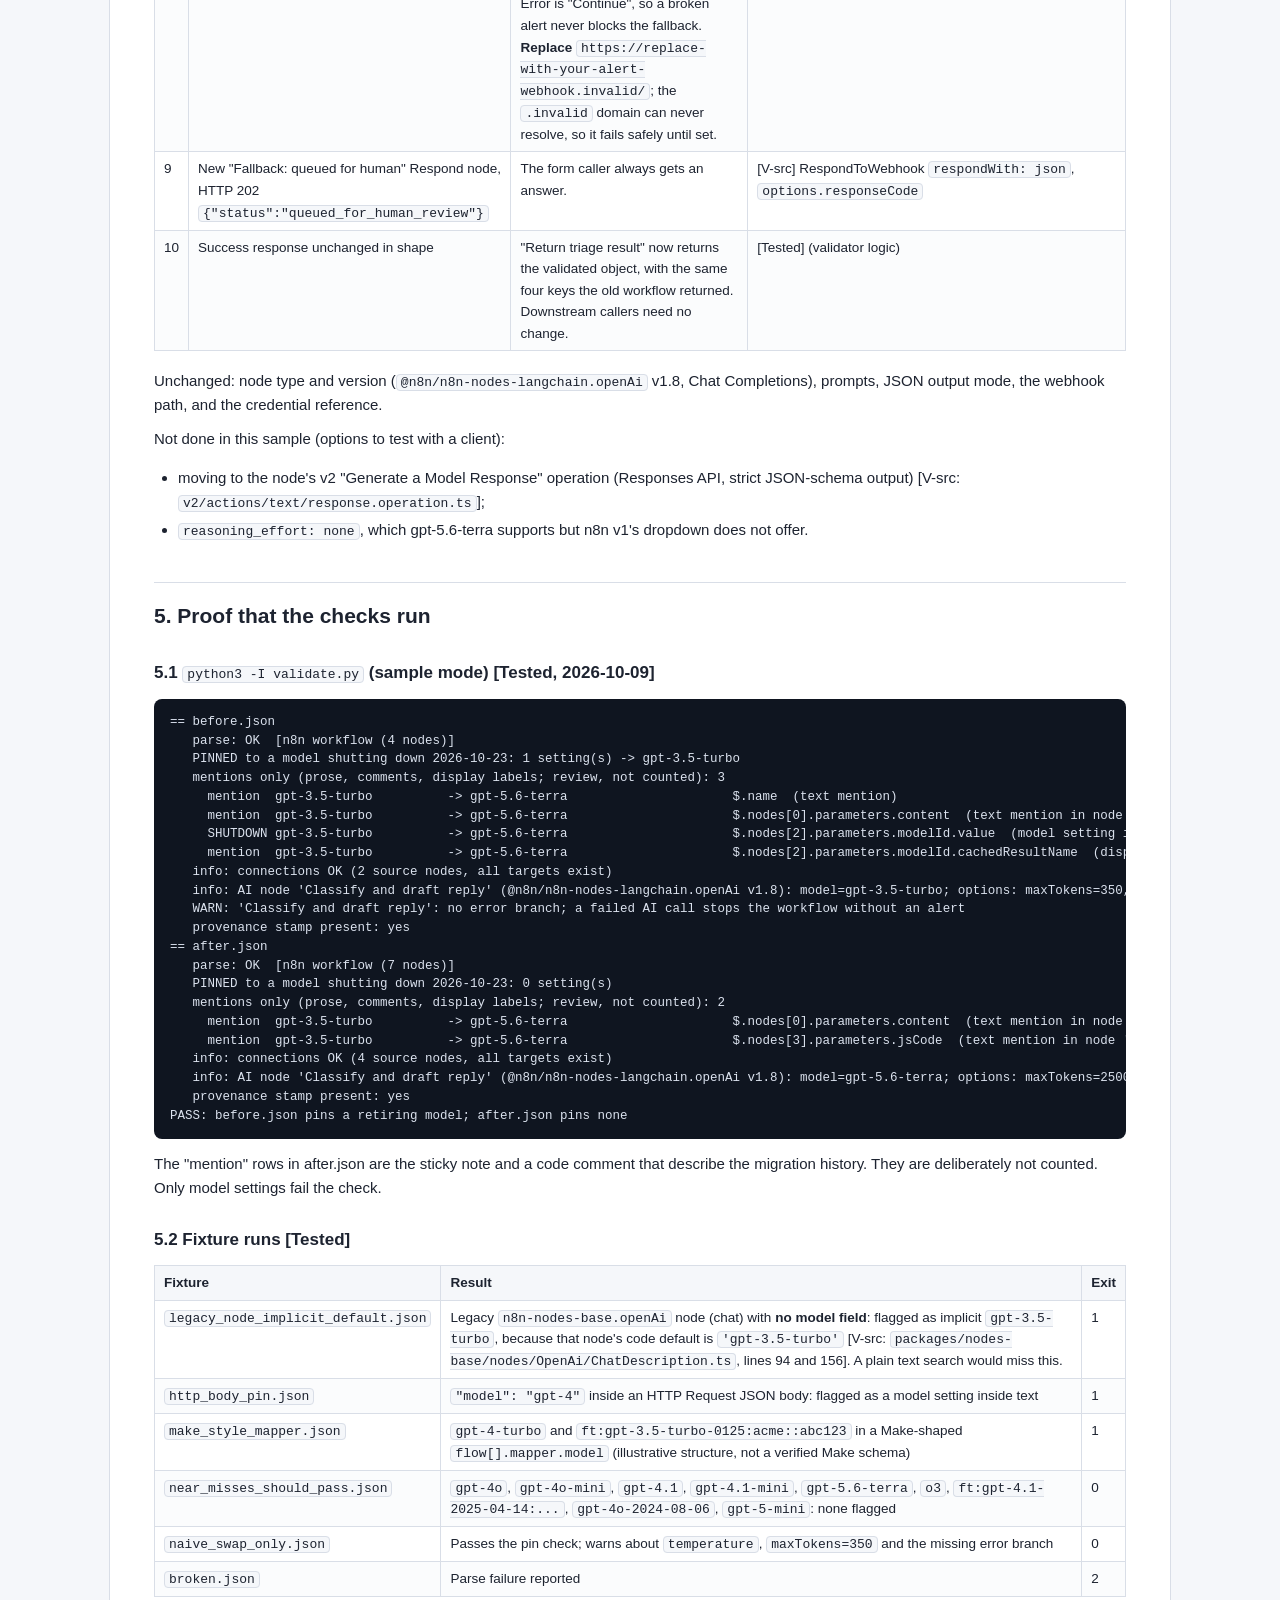
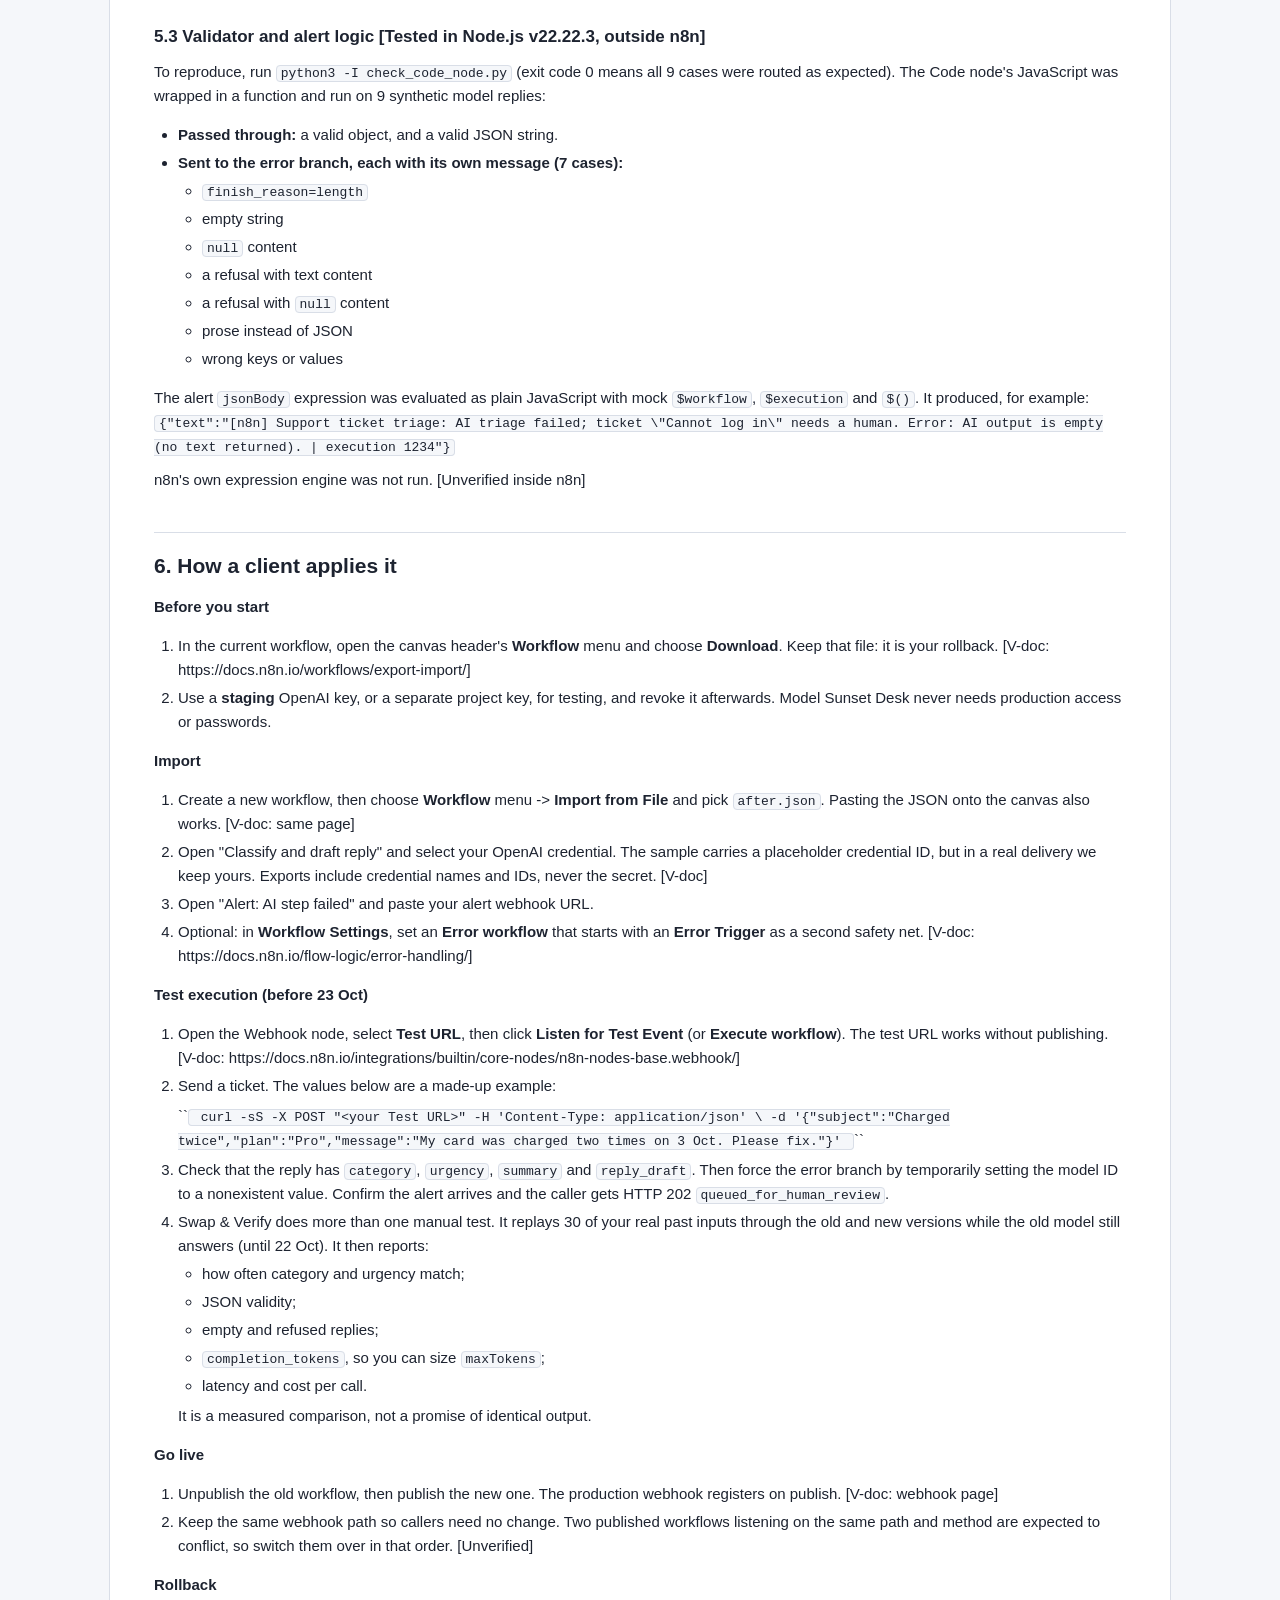
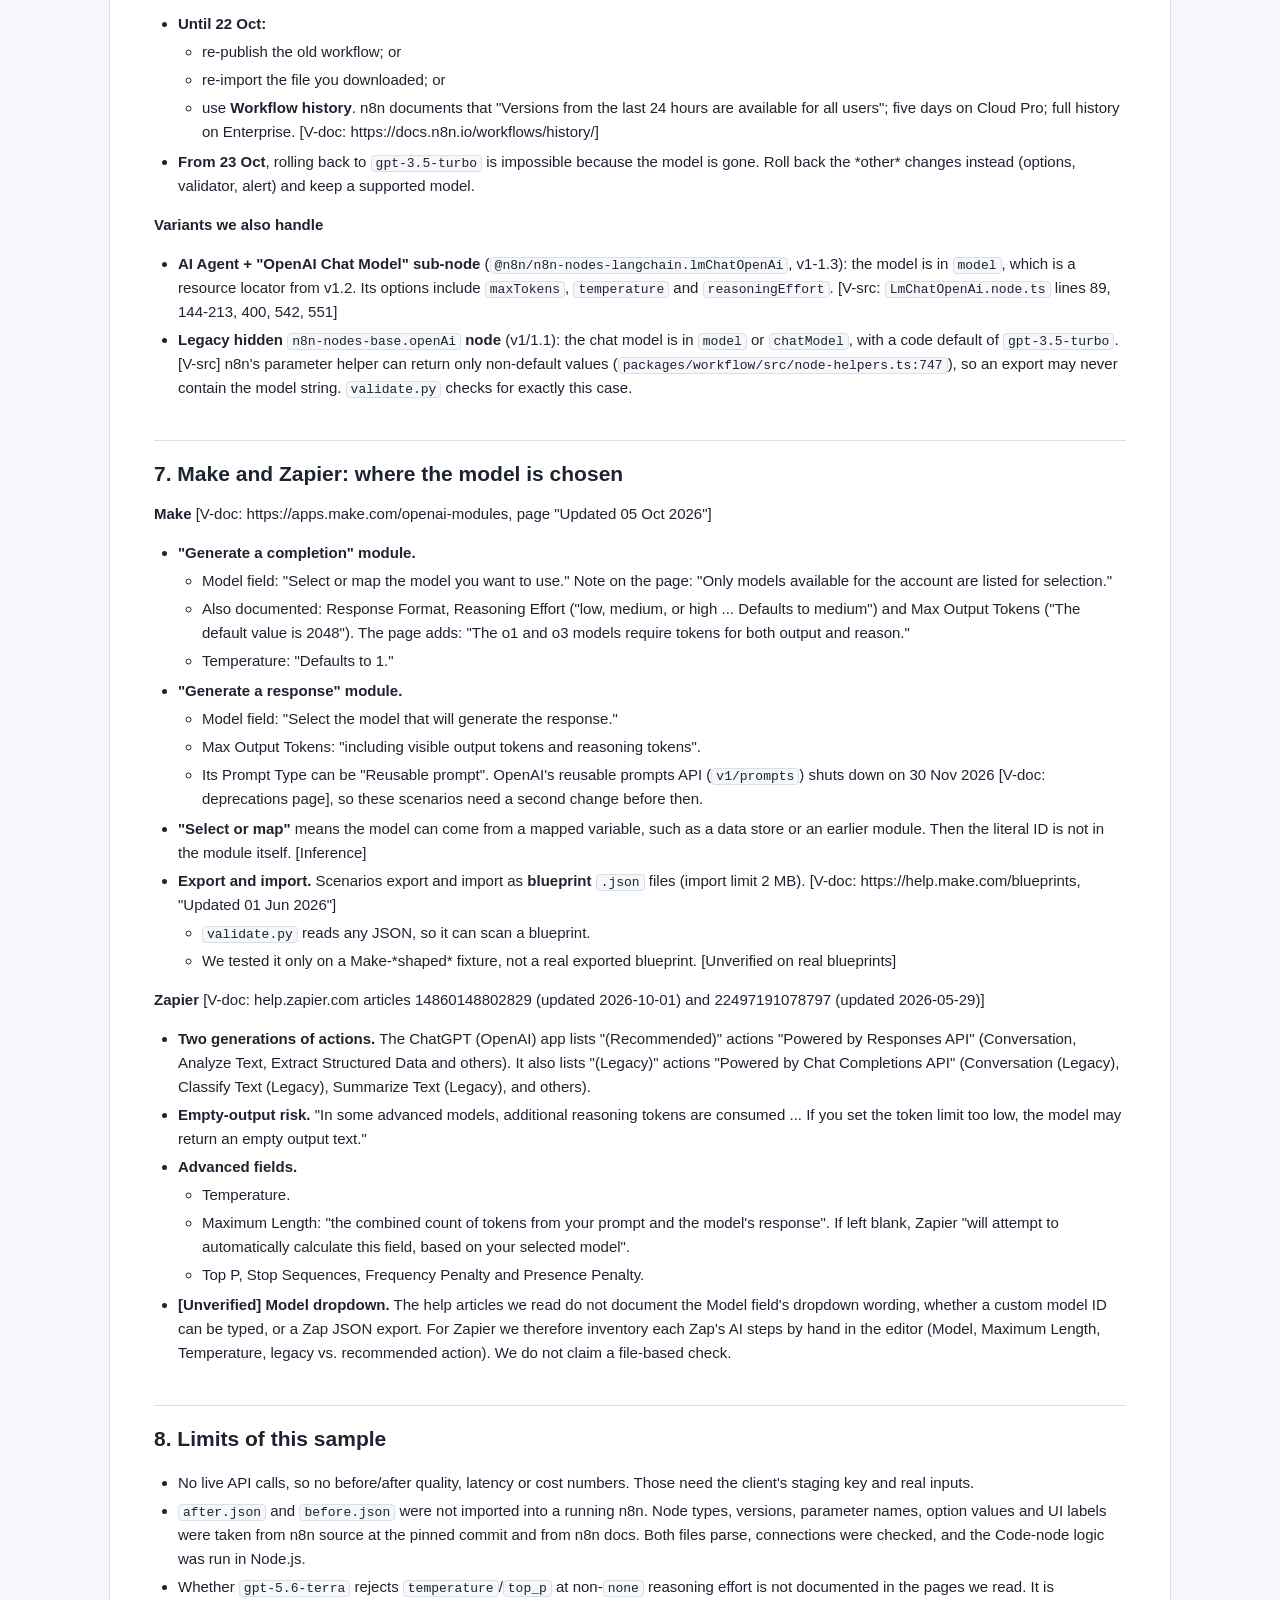
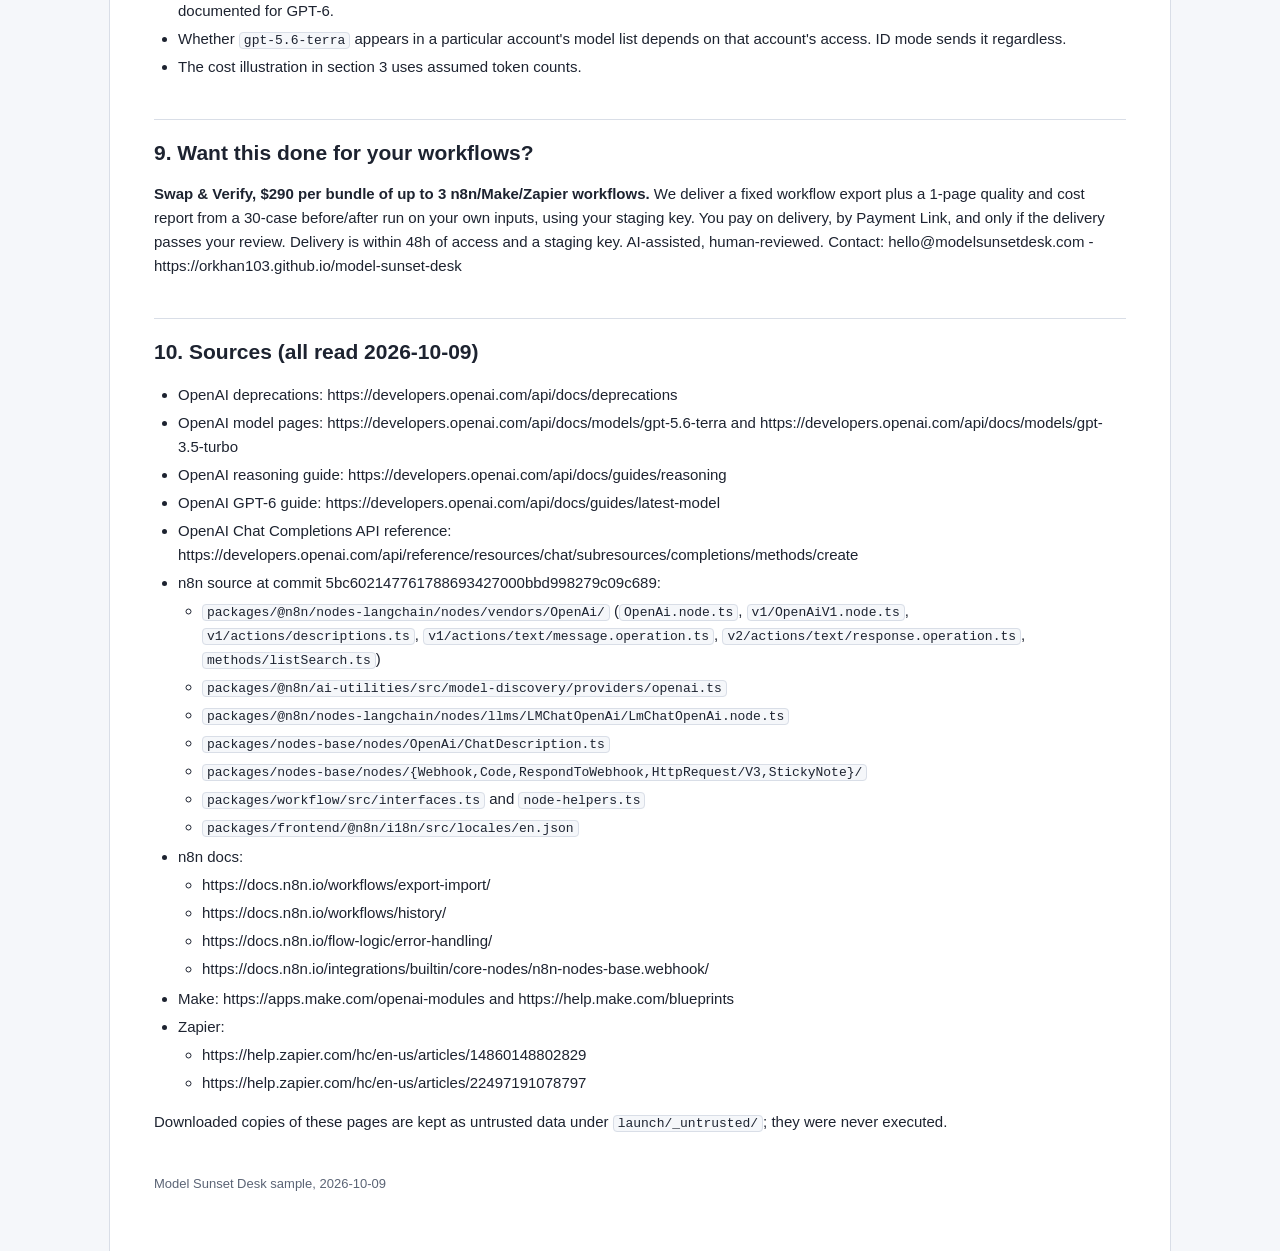
<file: samples/n8n/README.html>
<!DOCTYPE html>
<!-- Model Sunset Desk sample, 2026-10-09 -->
<html lang="en"><head><meta charset="utf-8"><meta name="viewport" content="width=device-width,initial-scale=1"><title>Sample: n8n workflow fix for the 23 Oct 2026 OpenAI shutdown</title><style>
:root{--fg:#1d2330;--muted:#5b6475;--line:#d9dee7;--bg:#ffffff;--soft:#f5f7fa;--accent:#0f5bd8;--warn:#fff6e0;--warnline:#e5b54a}
*{box-sizing:border-box}
body{margin:0;background:var(--soft);color:var(--fg);font:15px/1.6 -apple-system,BlinkMacSystemFont,"Segoe UI",Roboto,"Helvetica Neue",Arial,sans-serif}
main{max-width:1060px;margin:0 auto;padding:40px 44px 64px;background:var(--bg);min-height:100vh;box-shadow:0 0 0 1px var(--line)}
h1{font-size:28px;line-height:1.25;margin:0 0 12px;letter-spacing:-.01em}
h2{font-size:21px;margin:40px 0 12px;padding-top:16px;border-top:1px solid var(--line)}
h3{font-size:17px;margin:26px 0 8px}
p{margin:10px 0}
a{color:var(--accent);text-decoration:none}a:hover{text-decoration:underline}
code{font:13px/1.45 ui-monospace,SFMono-Regular,Menlo,Consolas,monospace;background:var(--soft);border:1px solid var(--line);border-radius:4px;padding:0 4px}
pre{background:#0f1520;color:#dbe2ee;border-radius:8px;padding:14px 16px;overflow:auto;tab-size:4;-moz-tab-size:4;font:12.5px/1.5 ui-monospace,SFMono-Regular,Menlo,Consolas,monospace}
pre code{background:none;border:0;padding:0;color:inherit;font:inherit}
pre .add{color:#7ee2a8}pre .del{color:#ff9a9a}pre .hunk{color:#8ab4ff}pre .meta{color:#c7a6ff}
blockquote{margin:16px 0;padding:12px 16px;background:var(--warn);border-left:4px solid var(--warnline);border-radius:4px}
blockquote p{margin:4px 0}
table{border-collapse:collapse;width:100%;margin:12px 0 18px;font-size:13.5px;display:block;overflow-x:auto}
th,td{border:1px solid var(--line);padding:6px 9px;text-align:left;vertical-align:top}
th{background:var(--soft);font-weight:600}
tr:nth-child(even) td{background:#fbfcfd}
ul,ol{padding-left:24px}li{margin:4px 0}li>ul,li>ol{margin:4px 0 6px}li>p{margin:6px 0}
footer{margin-top:40px;color:var(--muted);font-size:13px}
@media print{body{background:#fff}main{box-shadow:none;padding:0}pre{white-space:pre-wrap}}
</style></head><body><main>
<h1 id="sample-fix-an-n8n-workflow-pinned-to-gpt-3-5-turbo">Sample fix: an n8n workflow pinned to gpt-3.5-turbo</h1>
<p>Produced 2026-10-09 (AI-assisted, human-reviewed) for <strong>Model Sunset Desk</strong>. AI-assisted, human-reviewed before any client use.</p>
<p><strong>What this is.</strong> A proof sample. The workflow is synthetic and was written for this demonstration; it is not a client's workflow, and no client data was used. <strong>No OpenAI API calls were made</strong> (budget $0), and the workflows were <strong>not imported into a running n8n instance</strong>. They were built against n8n's source code (pinned commit below) and checked with the scripts in this folder. Section 8 lists every limit.</p>
<p>Source labels used below:</p>
<ul><li><strong>[V-doc]</strong>: read live on 2026-10-09 from the named primary page.</li><li><strong>[V-src]</strong>: read from n8n source at commit <code>5bc602147761788693427000bbd998279c09c689</code> (github.com/n8n-io/n8n, master on 2026-10-09).</li><li><strong>[Tested]</strong>: executed here; the output is shown.</li><li><strong>[Unverified]</strong>: our expectation, not confirmed.</li></ul>
<h2 id="1-files">1. Files</h2>
<table><thead><tr><th>File</th><th>What it is</th></tr></thead><tbody><tr><td><code>before.json</code></td><td>n8n workflow export: Webhook -&gt; OpenAI "Message a model" (pinned to <code>gpt-3.5-turbo</code>, JSON output, temperature 0.2, max 350 tokens) -&gt; Respond to Webhook.</td></tr><tr><td><code>after.json</code></td><td>The fixed workflow: model <code>gpt-5.6-terra</code>, incompatible options removed or adapted, retries, an output validator and an error-alert branch with a graceful fallback response.</td></tr><tr><td><code>validate.py</code></td><td>Standard-library checker. Confirms both files parse and reports every retiring model ID, telling real model settings apart from mentions in text. It also works on other n8n exports and on Make blueprint JSON.</td></tr><tr><td><code>check_code_node.py</code></td><td>Runs the Code node's JavaScript and the alert expression from <code>after.json</code> in Node.js against 9 synthetic model replies (section 5.3).</td></tr><tr><td><code>test_fixtures/</code></td><td>Small JSON files used to test <code>validate.py</code> (legacy-node implicit default, model hidden in an HTTP body, Make-style mapper, fine-tune ID, near-miss IDs that must not match, broken JSON, naive swap).</td></tr></tbody></table>
<h2 id="2-what-breaks-on-23-oct-2026">2. What breaks on 23 Oct 2026</h2>
<ul><li>OpenAI's deprecations page, entry announced 2026-04-22, lists <code>gpt-3.5-turbo</code> (with <code>gpt-3.5-turbo-0125</code> and <code>gpt-3.5-turbo-completions</code>) for shutdown on <strong>October 23, 2026</strong>, with <code>gpt-5.6-terra</code> as the substitute. [V-doc: https://developers.openai.com/api/docs/deprecations]</li><li>In <code>before.json</code>, node "Classify and draft reply" is the n8n OpenAI node (<code>@n8n/n8n-nodes-langchain.openAi</code>, typeVersion 1.8, resource <code>text</code>, operation <code>message</code>). It sends <code>model</code> plus the messages to <code>POST /chat/completions</code>. [V-src: <code>packages/@n8n/nodes-langchain/nodes/vendors/OpenAi/v1/actions/text/message.operation.ts</code>, lines 240-302]</li><li>From 23 Oct, the API call fails because the model no longer exists. This is the loud failure. The exact error text and status code cannot be known before the shutdown. [Unverified]</li><li>The node has no error handling (<code>onError</code> is unset, so it defaults to "Stop Workflow"). The execution therefore stops, the "Respond to Webhook" node never runs, and the support form that called the webhook gets an error instead of a triage result. Nobody is alerted unless a workflow-level Error Workflow is configured. [V-src: <code>OnError</code> type in <code>packages/workflow/src/interfaces.ts:1747</code>; error-workflow behaviour: V-doc https://docs.n8n.io/flow-logic/error-handling/]</li></ul>
<h2 id="3-why-changing-only-the-model-string-is-not-enough">3. Why changing only the model string is not enough</h2>
<p><code>test_fixtures/naive_swap_only.json</code> is <code>before.json</code> with only the model string changed to <code>gpt-5.6-terra</code>. It no longer pins a retiring model, but <code>validate.py</code> raises three warnings, each for a concrete reason:</p>
<ol><li><strong>Hidden reasoning tokens can use up the token cap and return empty text.</strong><ul><li>n8n maps the node's "Maximum Number of Tokens" option to <code>max_completion_tokens</code> [V-src: message.operation.ts:256-259]. OpenAI defines that as "an upper bound for the number of tokens that can be generated for a completion, including visible output tokens and reasoning tokens" [V-doc: Chat Completions API reference].</li><li><code>gpt-5.6-terra</code> is a reasoning model. Its model page says "Reasoning.effort supports: none, low, medium (default), high, xhigh, and max" [V-doc: https://developers.openai.com/api/docs/models/gpt-5.6-terra].</li><li>OpenAI's reasoning guide warns that hitting the limit "might occur before any visible output tokens are produced, meaning you could incur costs for input and reasoning tokens without receiving a visible response". It also says "OpenAI recommends reserving at least 25,000 tokens for reasoning and outputs when you start experimenting with these models" [V-doc: https://developers.openai.com/api/docs/guides/reasoning].</li><li>Zapier's help article independently warns: "If you set the token limit too low, the model may return an empty output text." [V-doc: help.zapier.com article 14860148802829]</li><li>So a 350-token cap that was fine for gpt-3.5-turbo can now produce empty answers with <code>finish_reason: "length"</code>. That is a quiet failure: the workflow "succeeds" and returns nothing useful.</li></ul></li><li><strong>Sampling settings.</strong><ul><li>OpenAI's GPT-6 migration guidance says: "When reasoning effort is not none, remove temperature, top_p, and top_logprobs" [V-doc: https://developers.openai.com/api/docs/guides/latest-model]. GPT-5.6 also defaults to medium effort [V-doc: reasoning guide].</li><li>The pages we read do not say whether GPT-5.6 rejects <code>temperature</code>. [Unverified for 5.6] We remove it, so the request is valid either way.</li></ul></li><li><strong>No error branch.</strong> A naive swap keeps the "stop and say nothing" behaviour, so the next failure is just as invisible.</li></ol>
<p><strong>Cost changes too.</strong> Prices are per 1M tokens, list price, read from the model pages [V-doc]:</p>
<table><thead><tr><th>Model</th><th>Input</th><th>Output</th></tr></thead><tbody><tr><td>gpt-3.5-turbo</td><td>$0.50</td><td>$1.50</td></tr><tr><td>gpt-5.6-terra</td><td>$2.00</td><td>$12.00</td></tr></tbody></table>
<p>Reasoning tokens "are billed as output tokens" [V-doc: reasoning guide].</p>
<p>An illustration with assumed token counts, not measured:</p>
<ul><li>Assume a ticket uses 600 input and 250 visible output tokens. That costs about $0.000675 on gpt-3.5-turbo and $0.0042 on gpt-5.6-terra, before reasoning tokens.</li><li>Each 500 reasoning tokens adds about $0.006.</li></ul>
<p>The real numbers come from the regression run on the client's own tickets.</p>
<h2 id="4-the-fix-after-json">4. The fix (<code>after.json</code>)</h2>
<table><thead><tr><th>#</th><th>Change</th><th>Why</th><th>Basis</th></tr></thead><tbody><tr><td>1</td><td><code>modelId</code>: <code>gpt-3.5-turbo</code> (list mode) -&gt; <code>gpt-5.6-terra</code> (ID mode)</td><td>OpenAI's listed substitute. ID mode sends the value as typed, without depending on the account's model list.</td><td>[V-doc] deprecations page; [V-src] <code>modelRLC</code> modes <code>list</code>/<code>id</code> in <code>v1/actions/descriptions.ts</code></td></tr><tr><td>2</td><td>Removed <code>temperature: 0.2</code></td><td>Avoids a rejected request while the model is reasoning; keep this as a test variable.</td><td>[V-doc] GPT-6 rule; [Unverified] for 5.6</td></tr><tr><td>3</td><td><code>maxTokens</code> 350 -&gt; 25000</td><td>This is a ceiling, not a target; reasoning tokens count toward it. After the test run, lower it to about 2x the largest observed <code>completion_tokens</code>.</td><td>[V-doc] reasoning guide, API reference</td></tr><tr><td>4</td><td><code>reasoning_effort: low</code> added</td><td>Lower latency and cost for a short classification task. The test run compares <code>low</code> against <code>medium</code> (the default). n8n shows this option only for model IDs matching <code>^gpt-5.*</code> (and o-series).</td><td>[V-src] message.operation.ts:182-212</td></tr><tr><td>5</td><td>OpenAI node: Retry On Fail, Max. Tries 3, Wait Between Tries 3000 ms</td><td>Rides out short rate-limit or server errors.</td><td>[V-src] <code>INode.retryOnFail/maxTries/waitBetweenTries</code>; UI labels from n8n <code>en.json</code></td></tr><tr><td>6</td><td>OpenAI node: On Error = "Continue (using error output)"</td><td>API failures go to a second output instead of killing the run.</td><td>[V-src] <code>onError: 'continueErrorOutput'</code>; label from <code>en.json</code> line 2486</td></tr><tr><td>7</td><td>New Code node "Validate AI output" (On Error = error output)</td><td>Turns quiet failures into errors: <code>finish_reason = length</code>, a refusal, empty text, non-JSON, or wrong keys/values. It passes through exactly <code>category</code>, <code>urgency</code>, <code>summary</code>, <code>reply_draft</code>.</td><td>[Tested] (see 5.3)</td></tr><tr><td>8</td><td>New HTTP Request node "Alert: AI step failed"</td><td>POSTs <code>{"text": ...}</code> to your alert webhook (Slack- or Google-Chat-style incoming webhook), with the workflow name, ticket subject, error and execution ID. Its own On Error is "Continue", so a broken alert never blocks the fallback. <strong>Replace <code>https://replace-with-your-alert-webhook.invalid/</code></strong>; the <code>.invalid</code> domain can never resolve, so it fails safely until set.</td><td>[V-src] HttpRequest V3 params <code>method/url/sendBody/specifyBody/jsonBody</code></td></tr><tr><td>9</td><td>New "Fallback: queued for human" Respond node, HTTP 202 <code>{"status":"queued_for_human_review"}</code></td><td>The form caller always gets an answer.</td><td>[V-src] RespondToWebhook <code>respondWith: json</code>, <code>options.responseCode</code></td></tr><tr><td>10</td><td>Success response unchanged in shape</td><td>"Return triage result" now returns the validated object, with the same four keys the old workflow returned. Downstream callers need no change.</td><td>[Tested] (validator logic)</td></tr></tbody></table>
<p>Unchanged: node type and version (<code>@n8n/n8n-nodes-langchain.openAi</code> v1.8, Chat Completions), prompts, JSON output mode, the webhook path, and the credential reference.</p>
<p>Not done in this sample (options to test with a client):</p>
<ul><li>moving to the node's v2 "Generate a Model Response" operation (Responses API, strict JSON-schema output) [V-src: <code>v2/actions/text/response.operation.ts</code>];</li><li><code>reasoning_effort: none</code>, which gpt-5.6-terra supports but n8n v1's dropdown does not offer.</li></ul>
<h2 id="5-proof-that-the-checks-run">5. Proof that the checks run</h2>
<h3 id="5-1-python3-i-validate-py-sample-mode-tested-2026-10-09">5.1 <code>python3 -I validate.py</code> (sample mode) [Tested, 2026-10-09]</h3>
<pre><code>== before.json
   parse: OK  [n8n workflow (4 nodes)]
   PINNED to a model shutting down 2026-10-23: 1 setting(s) -&gt; gpt-3.5-turbo
   mentions only (prose, comments, display labels; review, not counted): 3
     mention  gpt-3.5-turbo          -&gt; gpt-5.6-terra                      $.name  (text mention)
     mention  gpt-3.5-turbo          -&gt; gpt-5.6-terra                      $.nodes[0].parameters.content  (text mention in node 'Sticky Note')
     SHUTDOWN gpt-3.5-turbo          -&gt; gpt-5.6-terra                      $.nodes[2].parameters.modelId.value  (model setting in node 'Classify and draft reply')
     mention  gpt-3.5-turbo          -&gt; gpt-5.6-terra                      $.nodes[2].parameters.modelId.cachedResultName  (display label in node 'Classify and draft reply')
   info: connections OK (2 source nodes, all targets exist)
   info: AI node 'Classify and draft reply' (@n8n/n8n-nodes-langchain.openAi v1.8): model=gpt-3.5-turbo; options: maxTokens=350, temperature=0.2; onError=stopWorkflow (default); error branch wired: no; retries: off
   WARN: 'Classify and draft reply': no error branch; a failed AI call stops the workflow without an alert
   provenance stamp present: yes
== after.json
   parse: OK  [n8n workflow (7 nodes)]
   PINNED to a model shutting down 2026-10-23: 0 setting(s)
   mentions only (prose, comments, display labels; review, not counted): 2
     mention  gpt-3.5-turbo          -&gt; gpt-5.6-terra                      $.nodes[0].parameters.content  (text mention in node 'Sticky Note')
     mention  gpt-3.5-turbo          -&gt; gpt-5.6-terra                      $.nodes[3].parameters.jsCode  (text mention in node 'Validate AI output')
   info: connections OK (4 source nodes, all targets exist)
   info: AI node 'Classify and draft reply' (@n8n/n8n-nodes-langchain.openAi v1.8): model=gpt-5.6-terra; options: maxTokens=25000, reasoning_effort=low; onError=continueErrorOutput; error branch wired: yes; retries: 3 tries
   provenance stamp present: yes
PASS: before.json pins a retiring model; after.json pins none</code></pre>
<p>The "mention" rows in after.json are the sticky note and a code comment that describe the migration history. They are deliberately not counted. Only model settings fail the check.</p>
<h3 id="5-2-fixture-runs-tested">5.2 Fixture runs [Tested]</h3>
<table><thead><tr><th>Fixture</th><th>Result</th><th>Exit</th></tr></thead><tbody><tr><td><code>legacy_node_implicit_default.json</code></td><td>Legacy <code>n8n-nodes-base.openAi</code> node (chat) with <strong>no model field</strong>: flagged as implicit <code>gpt-3.5-turbo</code>, because that node's code default is <code>'gpt-3.5-turbo'</code> [V-src: <code>packages/nodes-base/nodes/OpenAi/ChatDescription.ts</code>, lines 94 and 156]. A plain text search would miss this.</td><td>1</td></tr><tr><td><code>http_body_pin.json</code></td><td><code>"model": "gpt-4"</code> inside an HTTP Request JSON body: flagged as a model setting inside text</td><td>1</td></tr><tr><td><code>make_style_mapper.json</code></td><td><code>gpt-4-turbo</code> and <code>ft:gpt-3.5-turbo-0125:acme::abc123</code> in a Make-shaped <code>flow[].mapper.model</code> (illustrative structure, not a verified Make schema)</td><td>1</td></tr><tr><td><code>near_misses_should_pass.json</code></td><td><code>gpt-4o</code>, <code>gpt-4o-mini</code>, <code>gpt-4.1</code>, <code>gpt-4.1-mini</code>, <code>gpt-5.6-terra</code>, <code>o3</code>, <code>ft:gpt-4.1-2025-04-14:...</code>, <code>gpt-4o-2024-08-06</code>, <code>gpt-5-mini</code>: none flagged</td><td>0</td></tr><tr><td><code>naive_swap_only.json</code></td><td>Passes the pin check; warns about <code>temperature</code>, <code>maxTokens=350</code> and the missing error branch</td><td>0</td></tr><tr><td><code>broken.json</code></td><td>Parse failure reported</td><td>2</td></tr></tbody></table>
<h3 id="5-3-validator-and-alert-logic-tested-in-node-js-v22-22-3-outside-n8n">5.3 Validator and alert logic [Tested in Node.js v22.22.3, outside n8n]</h3>
<p>To reproduce, run <code>python3 -I check_code_node.py</code> (exit code 0 means all 9 cases were routed as expected). The Code node's JavaScript was wrapped in a function and run on 9 synthetic model replies:</p>
<ul><li><strong>Passed through:</strong> a valid object, and a valid JSON string.</li><li><strong>Sent to the error branch, each with its own message (7 cases):</strong><ul><li><code>finish_reason=length</code></li><li>empty string</li><li><code>null</code> content</li><li>a refusal with text content</li><li>a refusal with <code>null</code> content</li><li>prose instead of JSON</li><li>wrong keys or values</li></ul></li></ul>
<p>The alert <code>jsonBody</code> expression was evaluated as plain JavaScript with mock <code>$workflow</code>, <code>$execution</code> and <code>$()</code>. It produced, for example: <code>{"text":"[n8n] Support ticket triage: AI triage failed; ticket \"Cannot log in\" needs a human. Error: AI output is empty (no text returned). | execution 1234"}</code></p>
<p>n8n's own expression engine was not run. [Unverified inside n8n]</p>
<h2 id="6-how-a-client-applies-it">6. How a client applies it</h2>
<p><strong>Before you start</strong></p>
<ol><li>In the current workflow, open the canvas header's <strong>Workflow</strong> menu and choose <strong>Download</strong>. Keep that file: it is your rollback. [V-doc: https://docs.n8n.io/workflows/export-import/]</li><li>Use a <strong>staging</strong> OpenAI key, or a separate project key, for testing, and revoke it afterwards. Model Sunset Desk never needs production access or passwords.</li></ol>
<p><strong>Import</strong></p>
<ol><li>Create a new workflow, then choose <strong>Workflow</strong> menu -&gt; <strong>Import from File</strong> and pick <code>after.json</code>. Pasting the JSON onto the canvas also works. [V-doc: same page]</li><li>Open "Classify and draft reply" and select your OpenAI credential. The sample carries a placeholder credential ID, but in a real delivery we keep yours. Exports include credential names and IDs, never the secret. [V-doc]</li><li>Open "Alert: AI step failed" and paste your alert webhook URL.</li><li>Optional: in <strong>Workflow Settings</strong>, set an <strong>Error workflow</strong> that starts with an <strong>Error Trigger</strong> as a second safety net. [V-doc: https://docs.n8n.io/flow-logic/error-handling/]</li></ol>
<p><strong>Test execution (before 23 Oct)</strong></p>
<ol><li>Open the Webhook node, select <strong>Test URL</strong>, then click <strong>Listen for Test Event</strong> (or <strong>Execute workflow</strong>). The test URL works without publishing. [V-doc: https://docs.n8n.io/integrations/builtin/core-nodes/n8n-nodes-base.webhook/]</li><li>Send a ticket. The values below are a made-up example:<p>``<code> curl -sS -X POST "&lt;your Test URL&gt;" -H 'Content-Type: application/json' \ -d '{"subject":"Charged twice","plan":"Pro","message":"My card was charged two times on 3 Oct. Please fix."}' </code>``</p></li><li>Check that the reply has <code>category</code>, <code>urgency</code>, <code>summary</code> and <code>reply_draft</code>. Then force the error branch by temporarily setting the model ID to a nonexistent value. Confirm the alert arrives and the caller gets HTTP 202 <code>queued_for_human_review</code>.</li><li>Swap &amp; Verify does more than one manual test. It replays 30 of your real past inputs through the old and new versions while the old model still answers (until 22 Oct). It then reports:<ul><li>how often category and urgency match;</li><li>JSON validity;</li><li>empty and refused replies;</li><li><code>completion_tokens</code>, so you can size <code>maxTokens</code>;</li><li>latency and cost per call.</li></ul><p>It is a measured comparison, not a promise of identical output.</p></li></ol>
<p><strong>Go live</strong></p>
<ol><li>Unpublish the old workflow, then publish the new one. The production webhook registers on publish. [V-doc: webhook page]</li><li>Keep the same webhook path so callers need no change. Two published workflows listening on the same path and method are expected to conflict, so switch them over in that order. [Unverified]</li></ol>
<p><strong>Rollback</strong></p>
<ul><li><strong>Until 22 Oct:</strong><ul><li>re-publish the old workflow; or</li><li>re-import the file you downloaded; or</li><li>use <strong>Workflow history</strong>. n8n documents that "Versions from the last 24 hours are available for all users"; five days on Cloud Pro; full history on Enterprise. [V-doc: https://docs.n8n.io/workflows/history/]</li></ul></li><li><strong>From 23 Oct</strong>, rolling back to <code>gpt-3.5-turbo</code> is impossible because the model is gone. Roll back the *other* changes instead (options, validator, alert) and keep a supported model.</li></ul>
<p><strong>Variants we also handle</strong></p>
<ul><li><strong>AI Agent + "OpenAI Chat Model" sub-node</strong> (<code>@n8n/n8n-nodes-langchain.lmChatOpenAi</code>, v1-1.3): the model is in <code>model</code>, which is a resource locator from v1.2. Its options include <code>maxTokens</code>, <code>temperature</code> and <code>reasoningEffort</code>. [V-src: <code>LmChatOpenAi.node.ts</code> lines 89, 144-213, 400, 542, 551]</li><li><strong>Legacy hidden <code>n8n-nodes-base.openAi</code> node</strong> (v1/1.1): the chat model is in <code>model</code> or <code>chatModel</code>, with a code default of <code>gpt-3.5-turbo</code>. [V-src] n8n's parameter helper can return only non-default values (<code>packages/workflow/src/node-helpers.ts:747</code>), so an export may never contain the model string. <code>validate.py</code> checks for exactly this case.</li></ul>
<h2 id="7-make-and-zapier-where-the-model-is-chosen">7. Make and Zapier: where the model is chosen</h2>
<p><strong>Make</strong> [V-doc: https://apps.make.com/openai-modules, page "Updated 05 Oct 2026"]</p>
<ul><li><strong>"Generate a completion" module.</strong><ul><li>Model field: "Select or map the model you want to use." Note on the page: "Only models available for the account are listed for selection."</li><li>Also documented: Response Format, Reasoning Effort ("low, medium, or high ... Defaults to medium") and Max Output Tokens ("The default value is 2048"). The page adds: "The o1 and o3 models require tokens for both output and reason."</li><li>Temperature: "Defaults to 1."</li></ul></li><li><strong>"Generate a response" module.</strong><ul><li>Model field: "Select the model that will generate the response."</li><li>Max Output Tokens: "including visible output tokens and reasoning tokens".</li><li>Its Prompt Type can be "Reusable prompt". OpenAI's reusable prompts API (<code>v1/prompts</code>) shuts down on 30 Nov 2026 [V-doc: deprecations page], so these scenarios need a second change before then.</li></ul></li><li><strong>"Select or map"</strong> means the model can come from a mapped variable, such as a data store or an earlier module. Then the literal ID is not in the module itself. [Inference]</li><li><strong>Export and import.</strong> Scenarios export and import as <strong>blueprint</strong> <code>.json</code> files (import limit 2 MB). [V-doc: https://help.make.com/blueprints, "Updated 01 Jun 2026"]<ul><li><code>validate.py</code> reads any JSON, so it can scan a blueprint.</li><li>We tested it only on a Make-*shaped* fixture, not a real exported blueprint. [Unverified on real blueprints]</li></ul></li></ul>
<p><strong>Zapier</strong> [V-doc: help.zapier.com articles 14860148802829 (updated 2026-10-01) and 22497191078797 (updated 2026-05-29)]</p>
<ul><li><strong>Two generations of actions.</strong> The ChatGPT (OpenAI) app lists "(Recommended)" actions "Powered by Responses API" (Conversation, Analyze Text, Extract Structured Data and others). It also lists "(Legacy)" actions "Powered by Chat Completions API" (Conversation (Legacy), Classify Text (Legacy), Summarize Text (Legacy), and others).</li><li><strong>Empty-output risk.</strong> "In some advanced models, additional reasoning tokens are consumed ... If you set the token limit too low, the model may return an empty output text."</li><li><strong>Advanced fields.</strong><ul><li>Temperature.</li><li>Maximum Length: "the combined count of tokens from your prompt and the model's response". If left blank, Zapier "will attempt to automatically calculate this field, based on your selected model".</li><li>Top P, Stop Sequences, Frequency Penalty and Presence Penalty.</li></ul></li><li><strong>[Unverified] Model dropdown.</strong> The help articles we read do not document the Model field's dropdown wording, whether a custom model ID can be typed, or a Zap JSON export. For Zapier we therefore inventory each Zap's AI steps by hand in the editor (Model, Maximum Length, Temperature, legacy vs. recommended action). We do not claim a file-based check.</li></ul>
<h2 id="8-limits-of-this-sample">8. Limits of this sample</h2>
<ul><li>No live API calls, so no before/after quality, latency or cost numbers. Those need the client's staging key and real inputs.</li><li><code>after.json</code> and <code>before.json</code> were not imported into a running n8n. Node types, versions, parameter names, option values and UI labels were taken from n8n source at the pinned commit and from n8n docs. Both files parse, connections were checked, and the Code-node logic was run in Node.js.</li><li>Whether <code>gpt-5.6-terra</code> rejects <code>temperature</code>/<code>top_p</code> at non-<code>none</code> reasoning effort is not documented in the pages we read. It is documented for GPT-6.</li><li>Whether <code>gpt-5.6-terra</code> appears in a particular account's model list depends on that account's access. ID mode sends it regardless.</li><li>The cost illustration in section 3 uses assumed token counts.</li></ul>
<h2 id="9-want-this-done-for-your-workflows">9. Want this done for your workflows?</h2>
<p><strong>Swap &amp; Verify, $290 per bundle of up to 3 n8n/Make/Zapier workflows.</strong> We deliver a fixed workflow export plus a 1-page quality and cost report from a 30-case before/after run on your own inputs, using your staging key. You pay on delivery, by Payment Link, and only if the delivery passes your review. Delivery is within 48h of access and a staging key. AI-assisted, human-reviewed. Contact: hello@modelsunsetdesk.com - https://orkhan103.github.io/model-sunset-desk</p>
<h2 id="10-sources-all-read-2026-10-09">10. Sources (all read 2026-10-09)</h2>
<ul><li>OpenAI deprecations: https://developers.openai.com/api/docs/deprecations</li><li>OpenAI model pages: https://developers.openai.com/api/docs/models/gpt-5.6-terra and https://developers.openai.com/api/docs/models/gpt-3.5-turbo</li><li>OpenAI reasoning guide: https://developers.openai.com/api/docs/guides/reasoning</li><li>OpenAI GPT-6 guide: https://developers.openai.com/api/docs/guides/latest-model</li><li>OpenAI Chat Completions API reference: https://developers.openai.com/api/reference/resources/chat/subresources/completions/methods/create</li><li>n8n source at commit 5bc602147761788693427000bbd998279c09c689:<ul><li><code>packages/@n8n/nodes-langchain/nodes/vendors/OpenAi/</code> (<code>OpenAi.node.ts</code>, <code>v1/OpenAiV1.node.ts</code>, <code>v1/actions/descriptions.ts</code>, <code>v1/actions/text/message.operation.ts</code>, <code>v2/actions/text/response.operation.ts</code>, <code>methods/listSearch.ts</code>)</li><li><code>packages/@n8n/ai-utilities/src/model-discovery/providers/openai.ts</code></li><li><code>packages/@n8n/nodes-langchain/nodes/llms/LMChatOpenAi/LmChatOpenAi.node.ts</code></li><li><code>packages/nodes-base/nodes/OpenAi/ChatDescription.ts</code></li><li><code>packages/nodes-base/nodes/{Webhook,Code,RespondToWebhook,HttpRequest/V3,StickyNote}/</code></li><li><code>packages/workflow/src/interfaces.ts</code> and <code>node-helpers.ts</code></li><li><code>packages/frontend/@n8n/i18n/src/locales/en.json</code></li></ul></li><li>n8n docs:<ul><li>https://docs.n8n.io/workflows/export-import/</li><li>https://docs.n8n.io/workflows/history/</li><li>https://docs.n8n.io/flow-logic/error-handling/</li><li>https://docs.n8n.io/integrations/builtin/core-nodes/n8n-nodes-base.webhook/</li></ul></li><li>Make: https://apps.make.com/openai-modules and https://help.make.com/blueprints</li><li>Zapier:<ul><li>https://help.zapier.com/hc/en-us/articles/14860148802829</li><li>https://help.zapier.com/hc/en-us/articles/22497191078797</li></ul></li></ul>
<p>Downloaded copies of these pages are kept as untrusted data under <code>launch/_untrusted/</code>; they were never executed.</p>
<footer>Model Sunset Desk sample, 2026-10-09</footer></main></body></html>
</file>
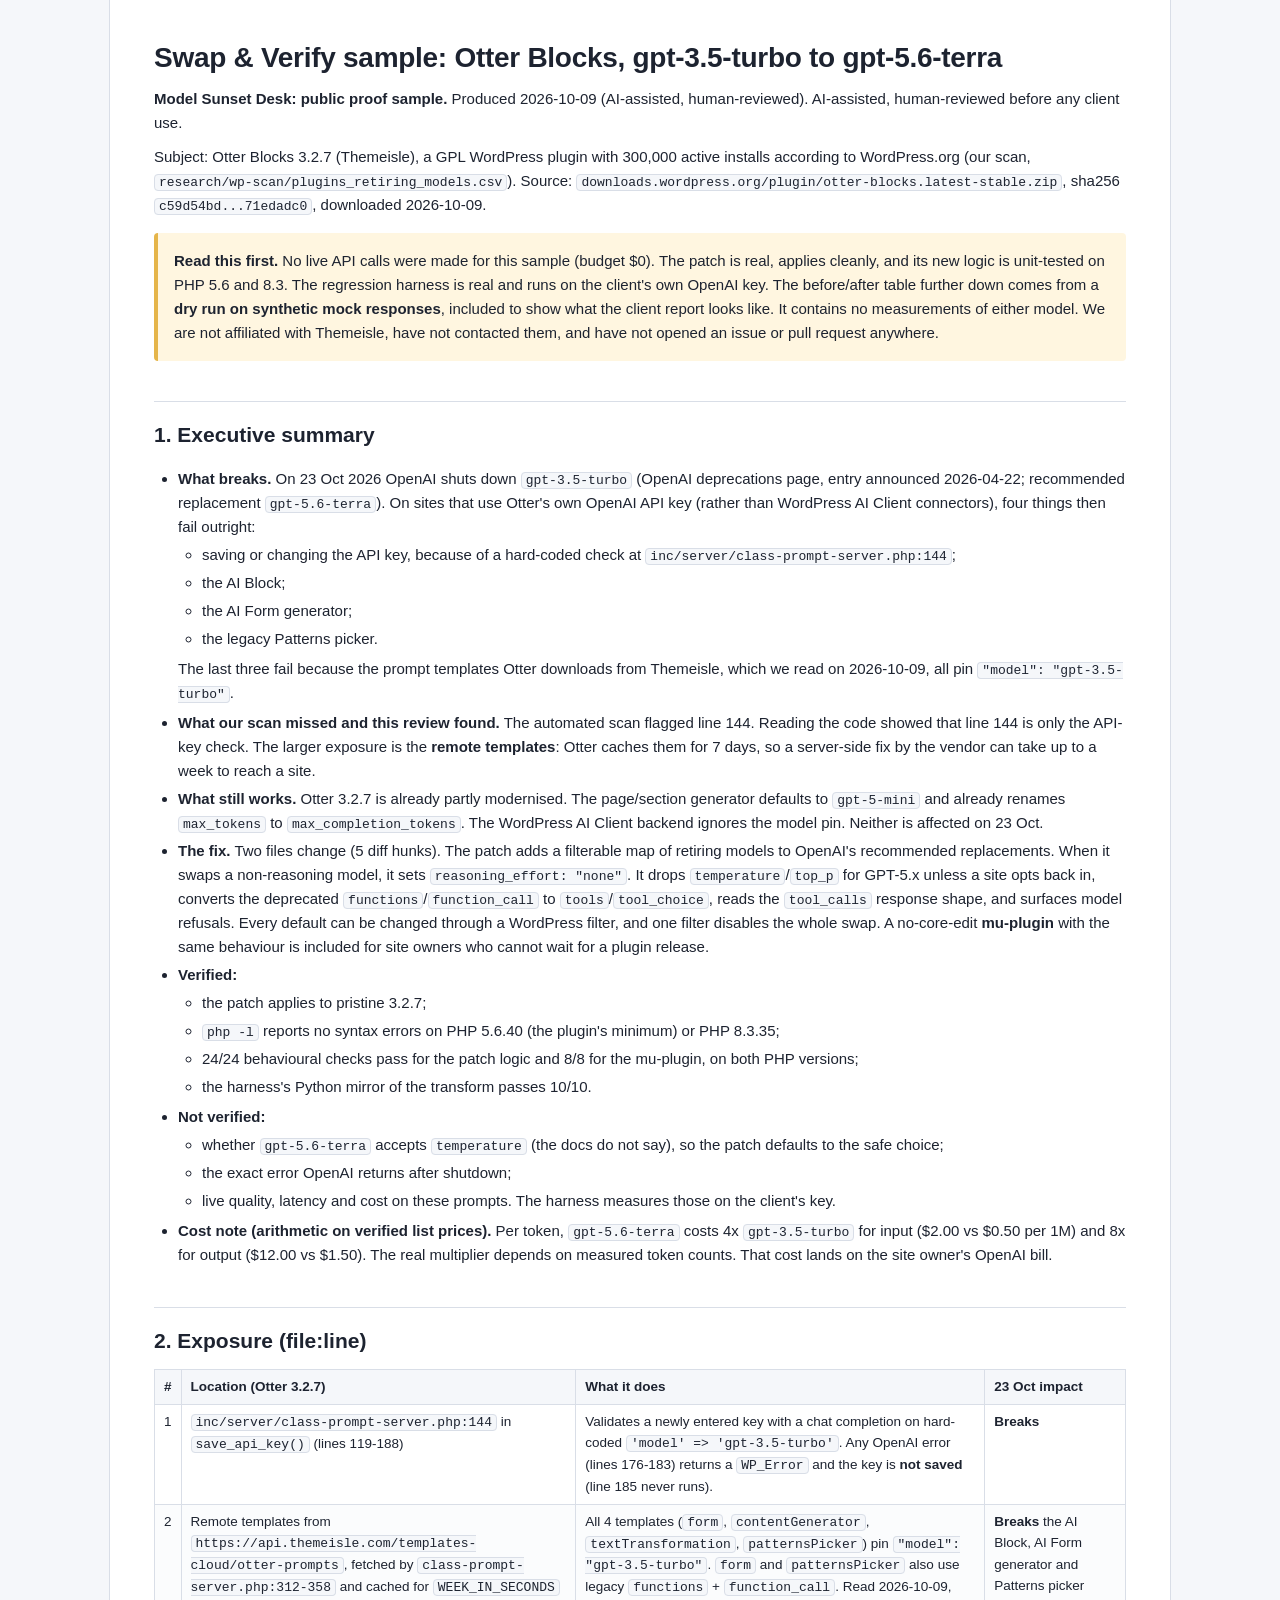
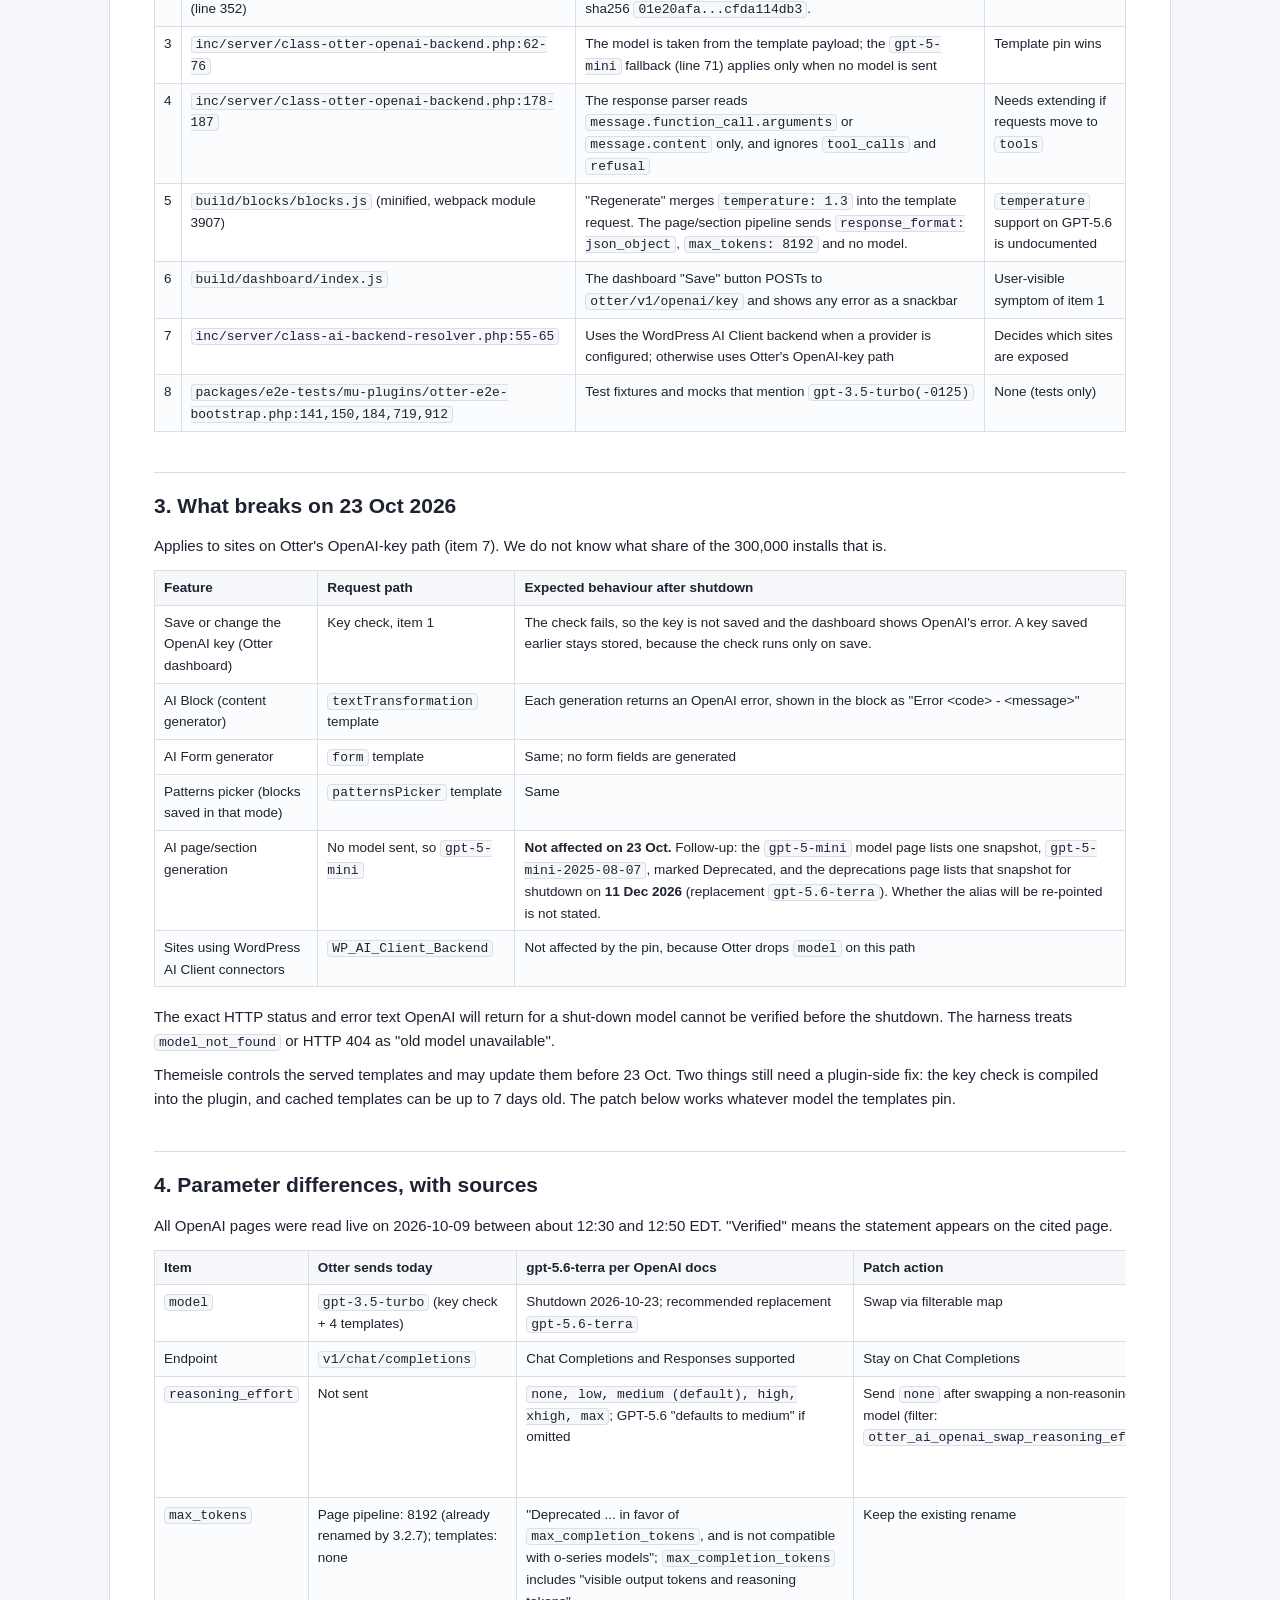
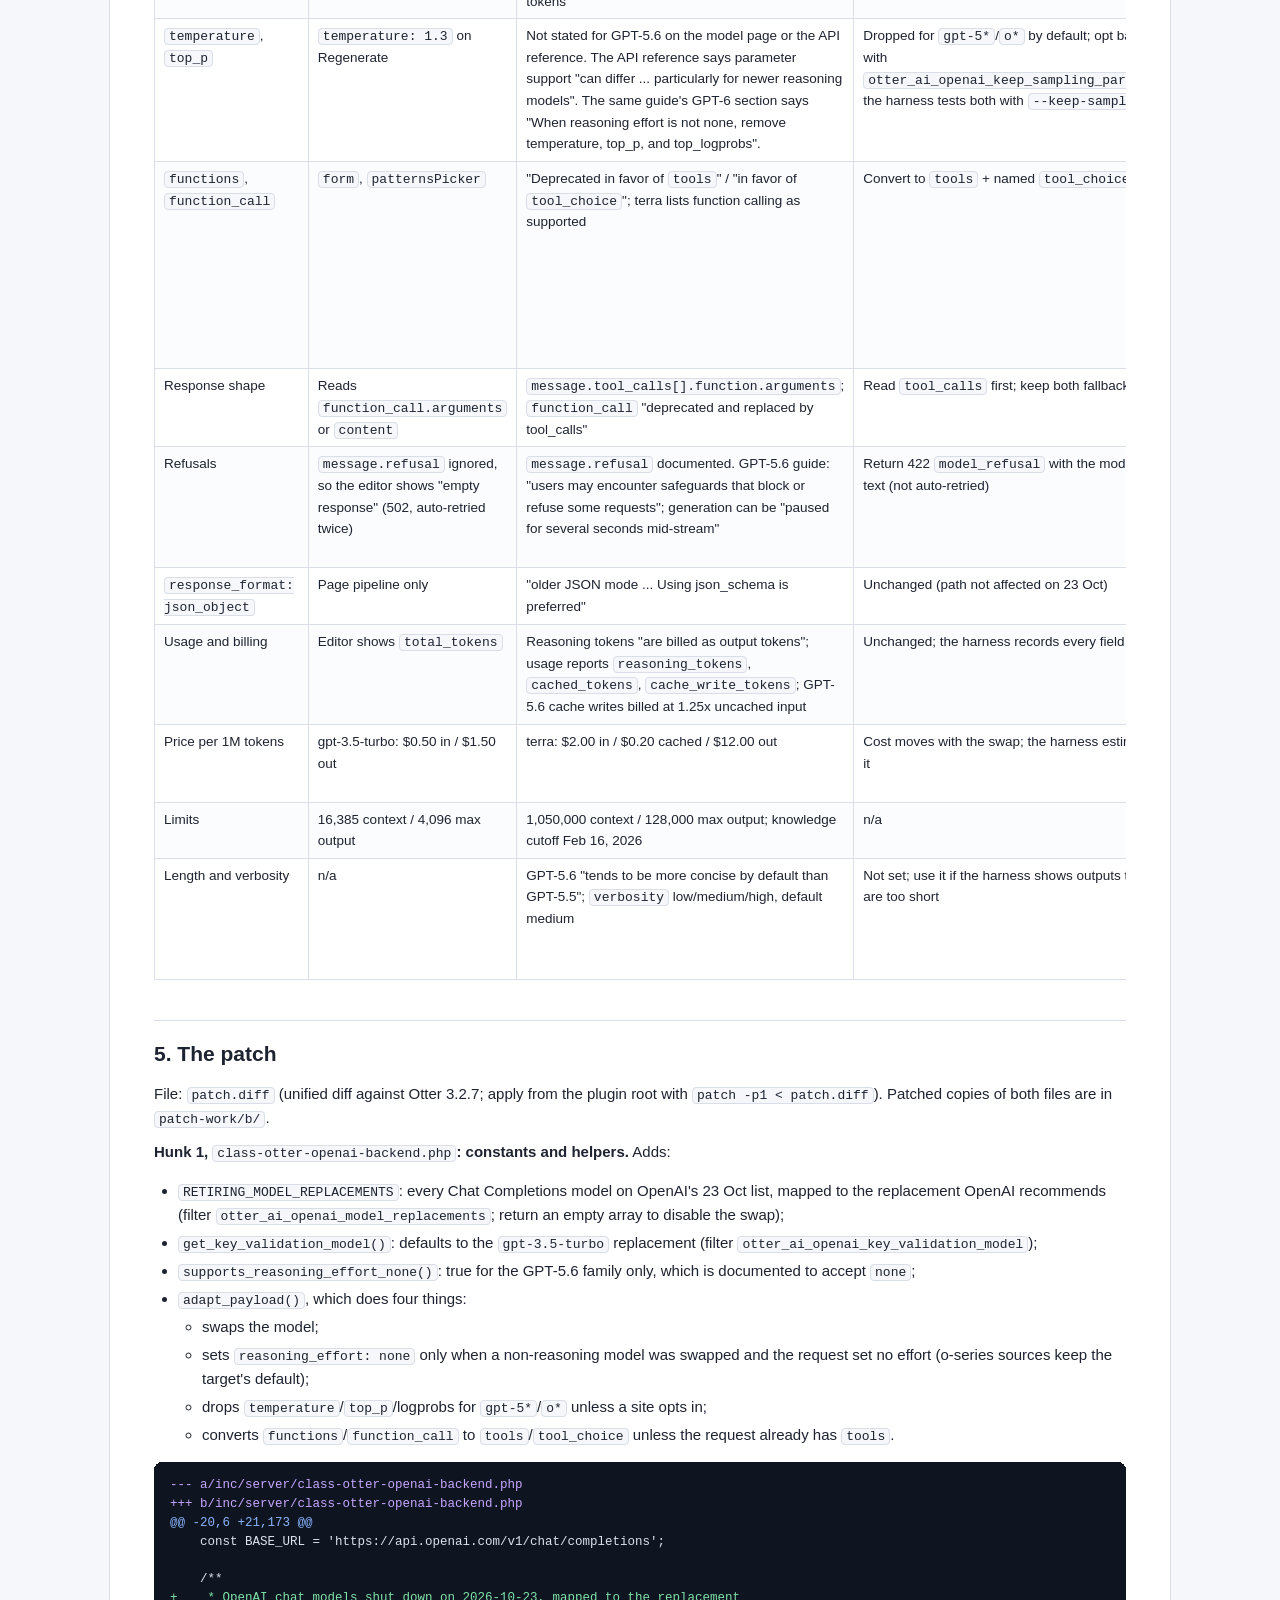
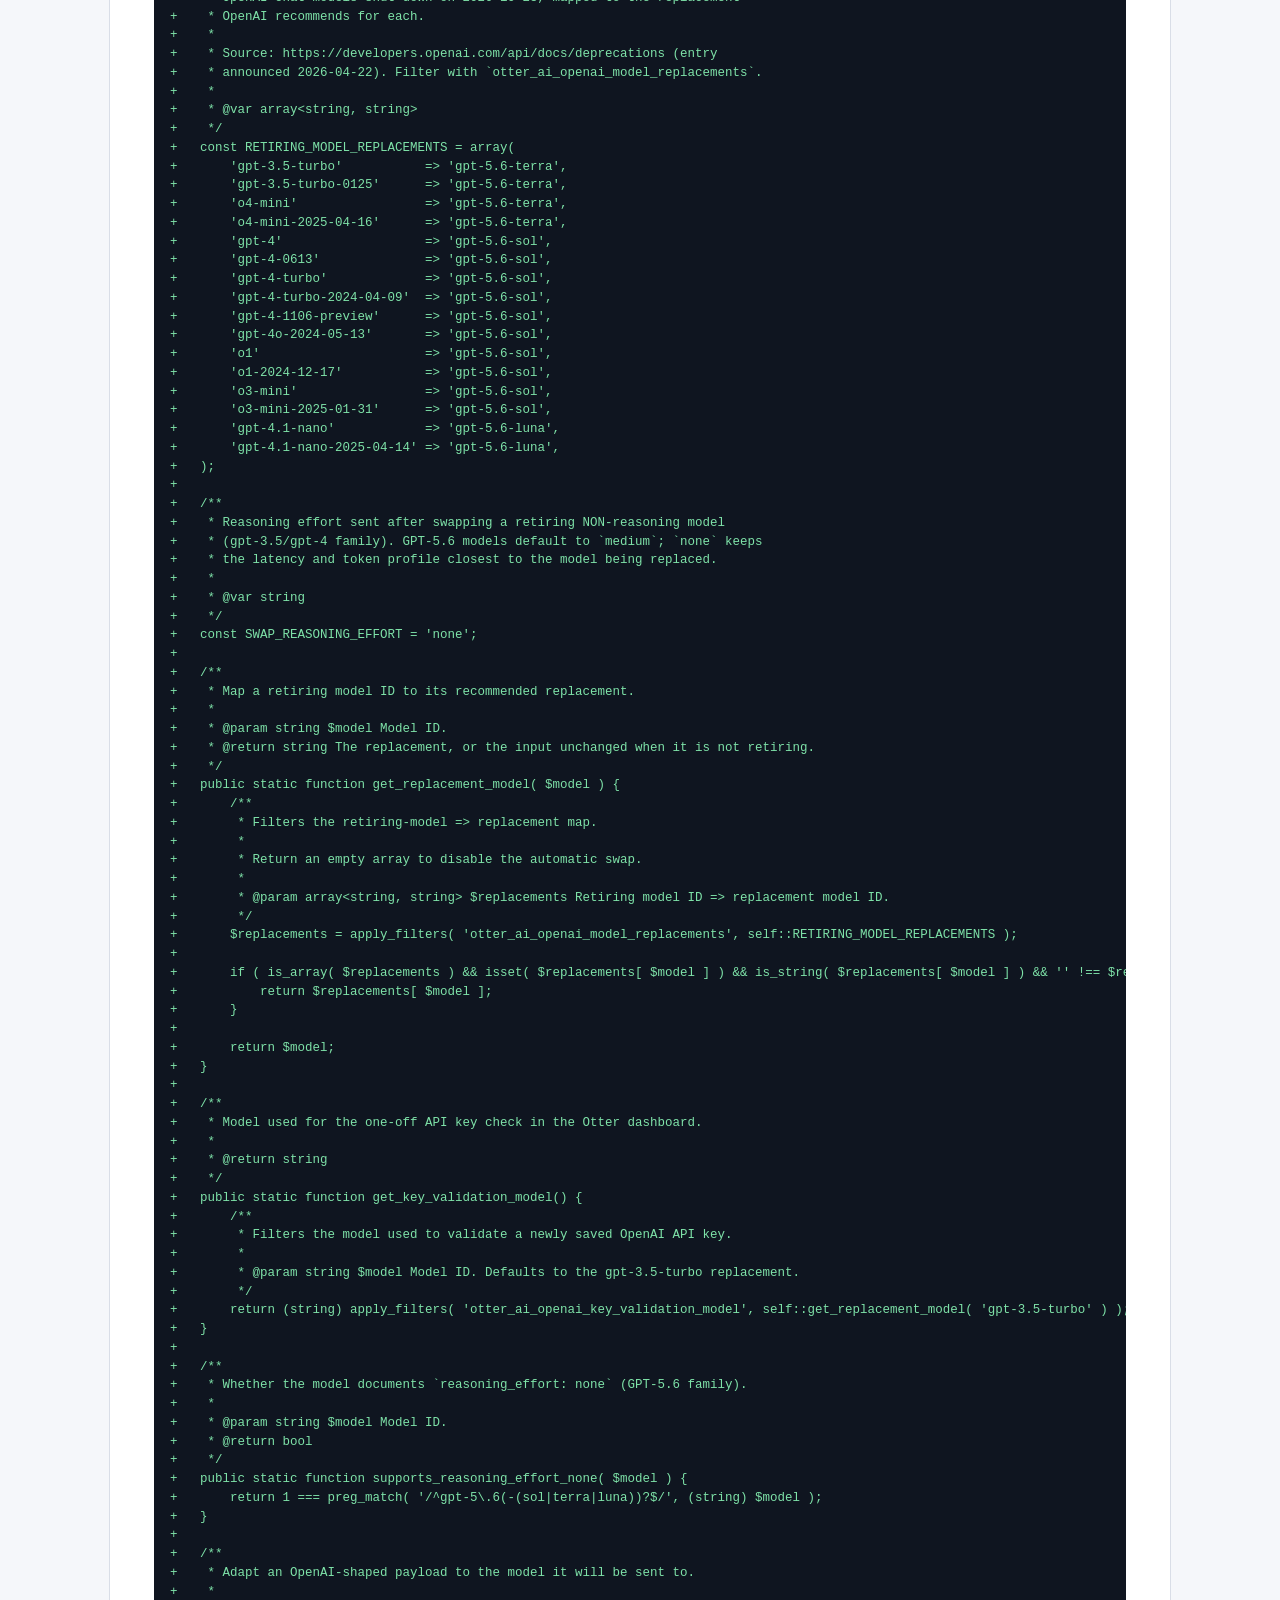
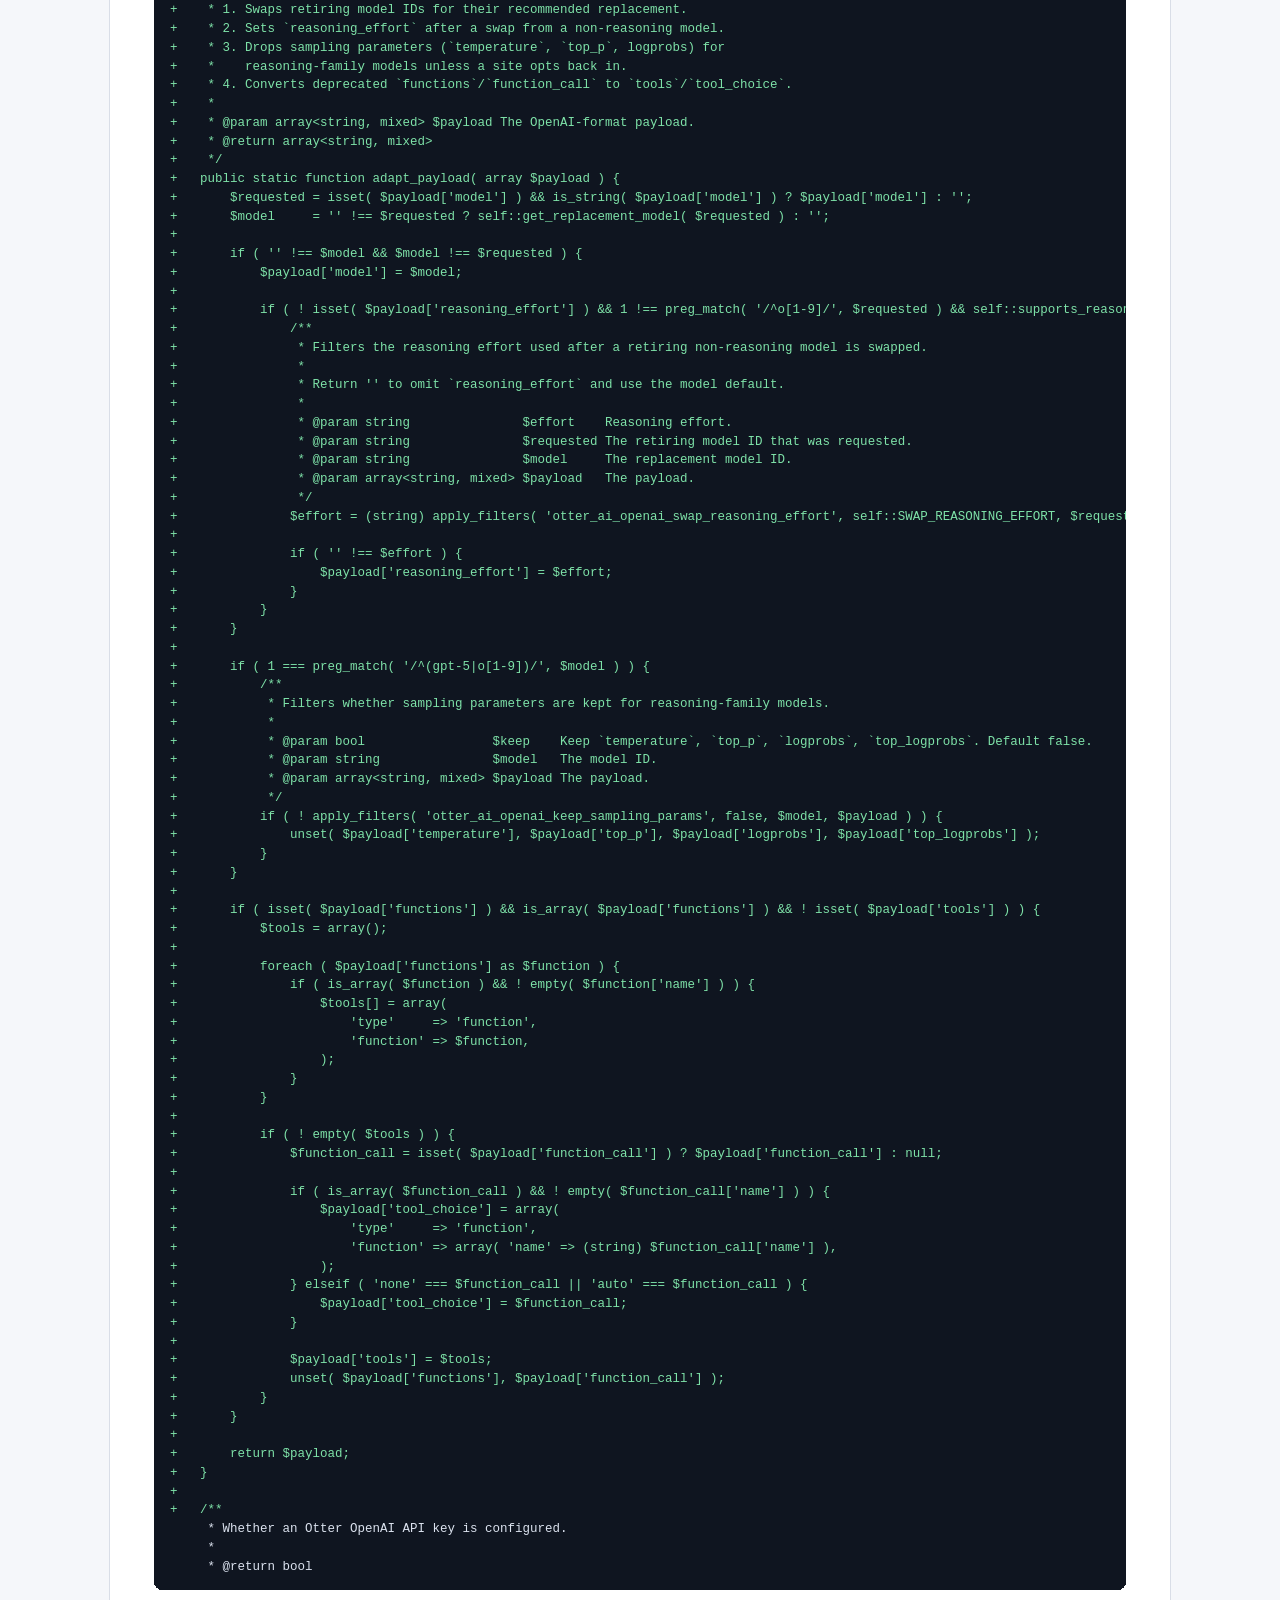
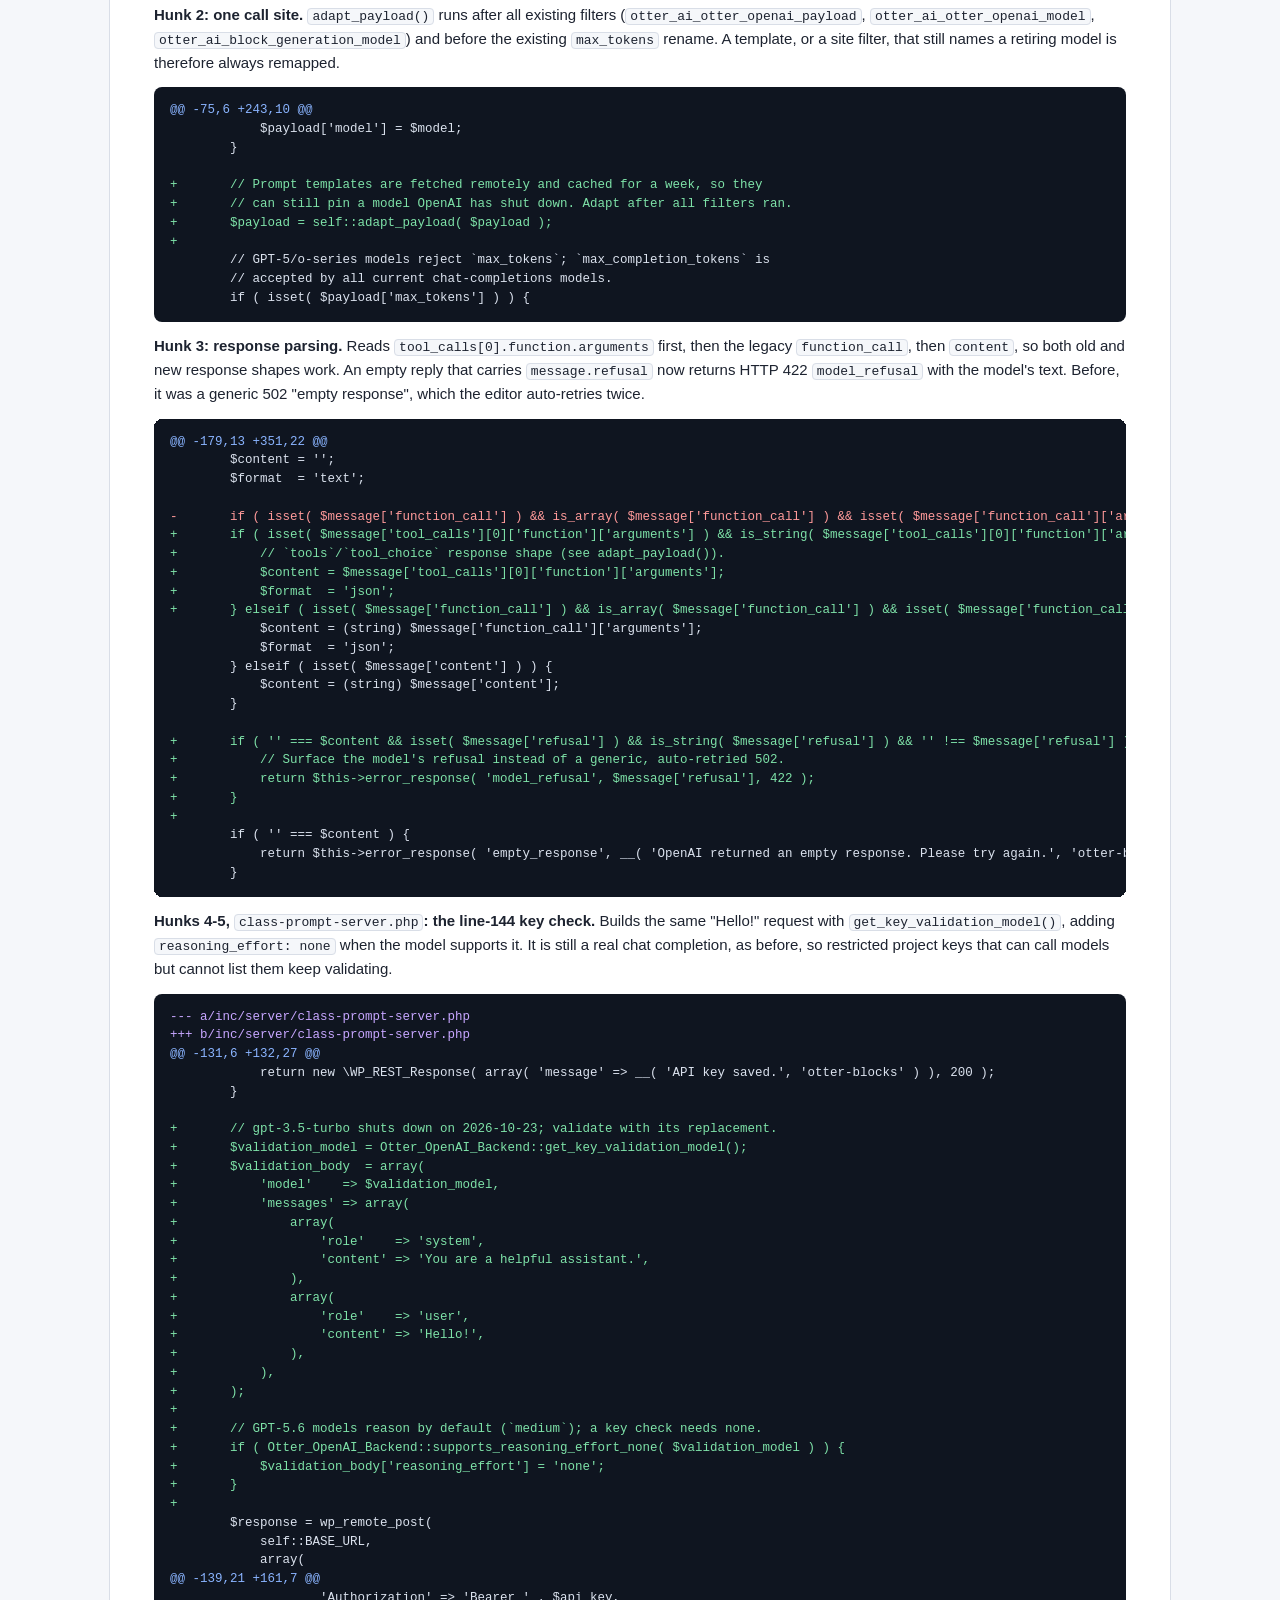
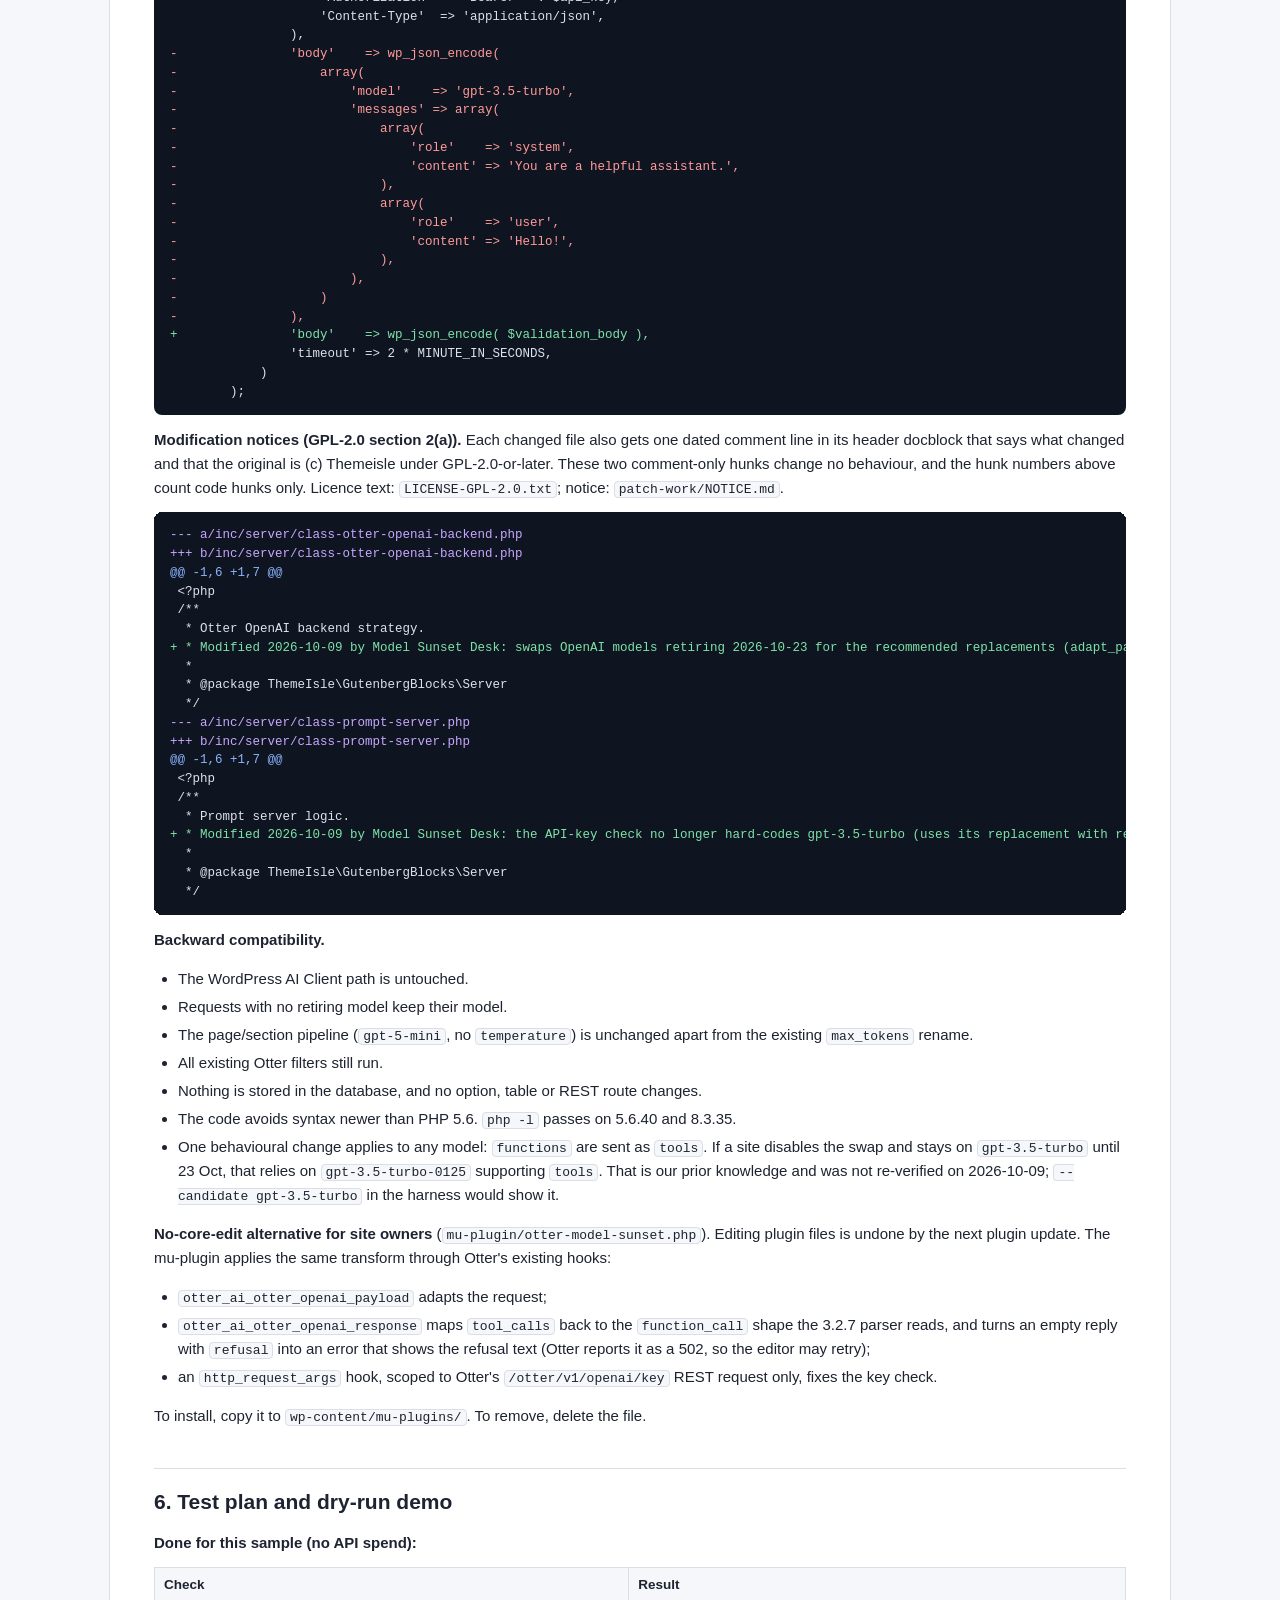
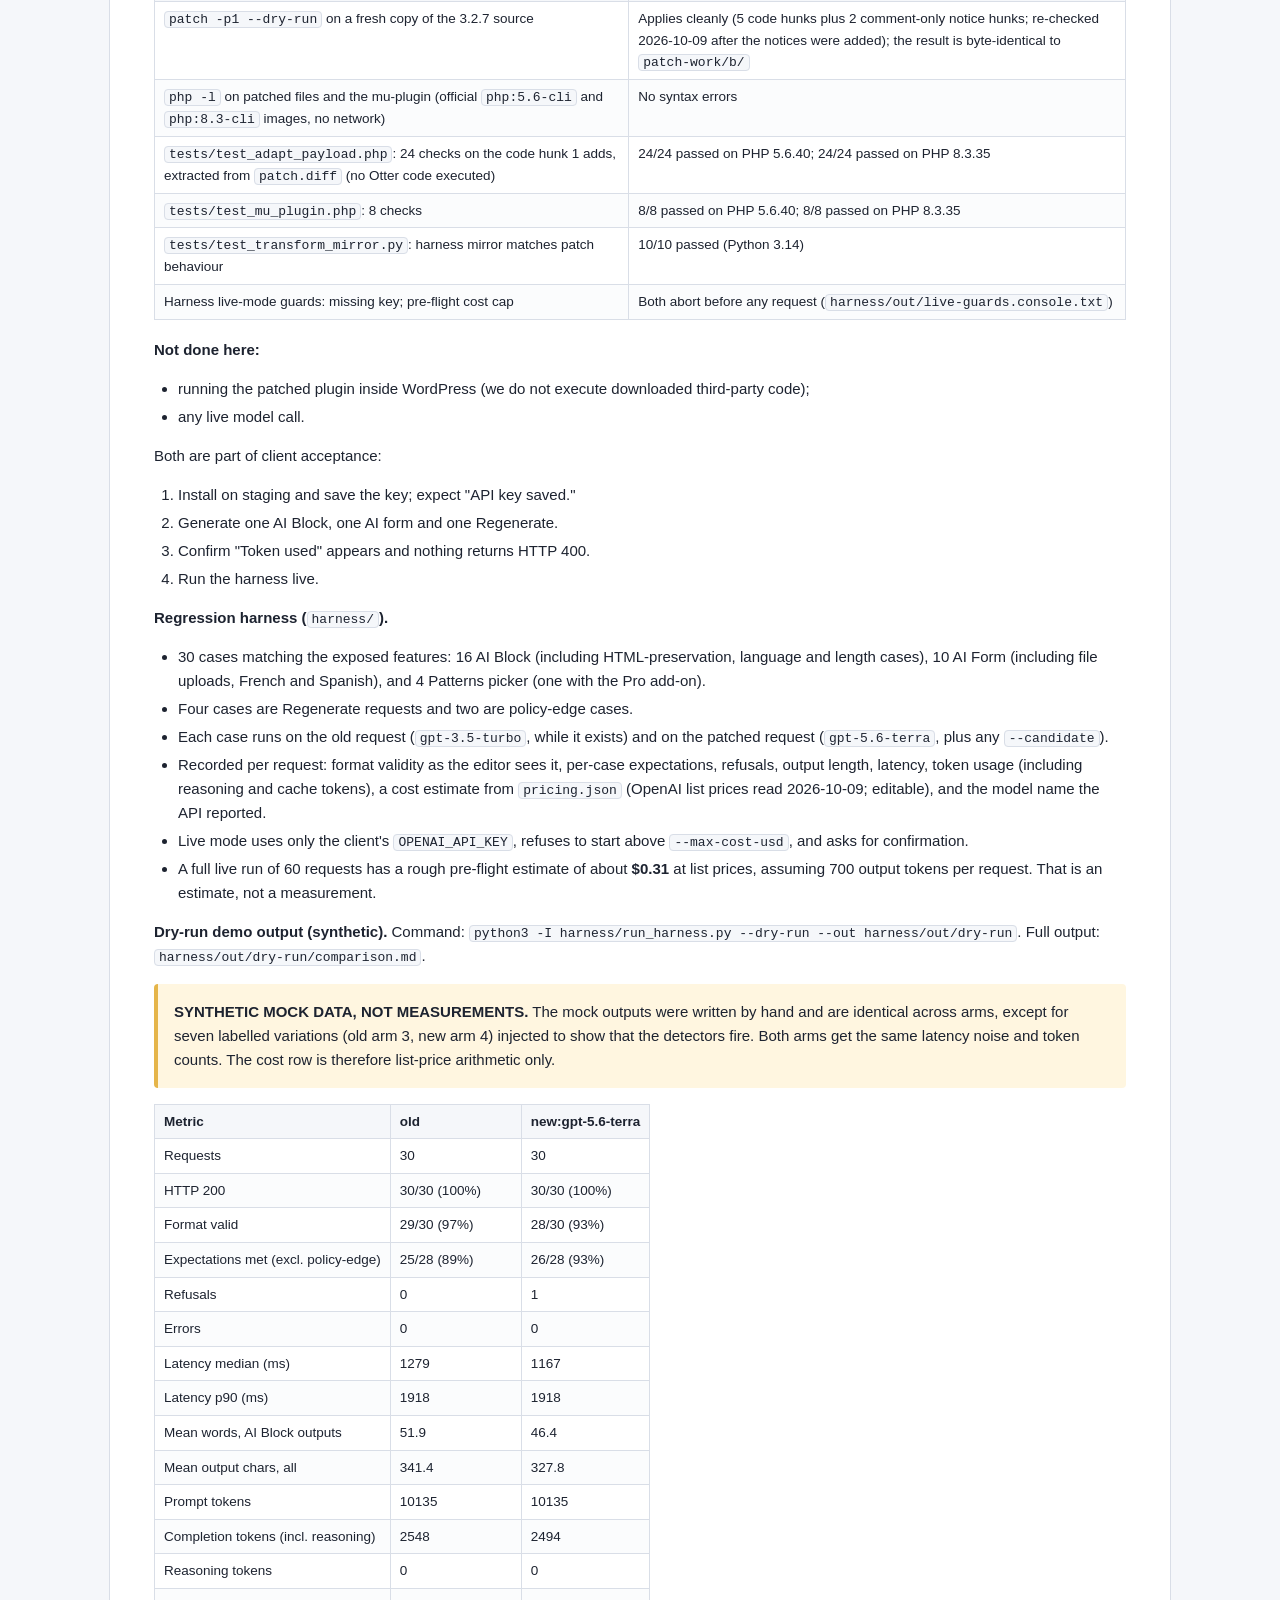
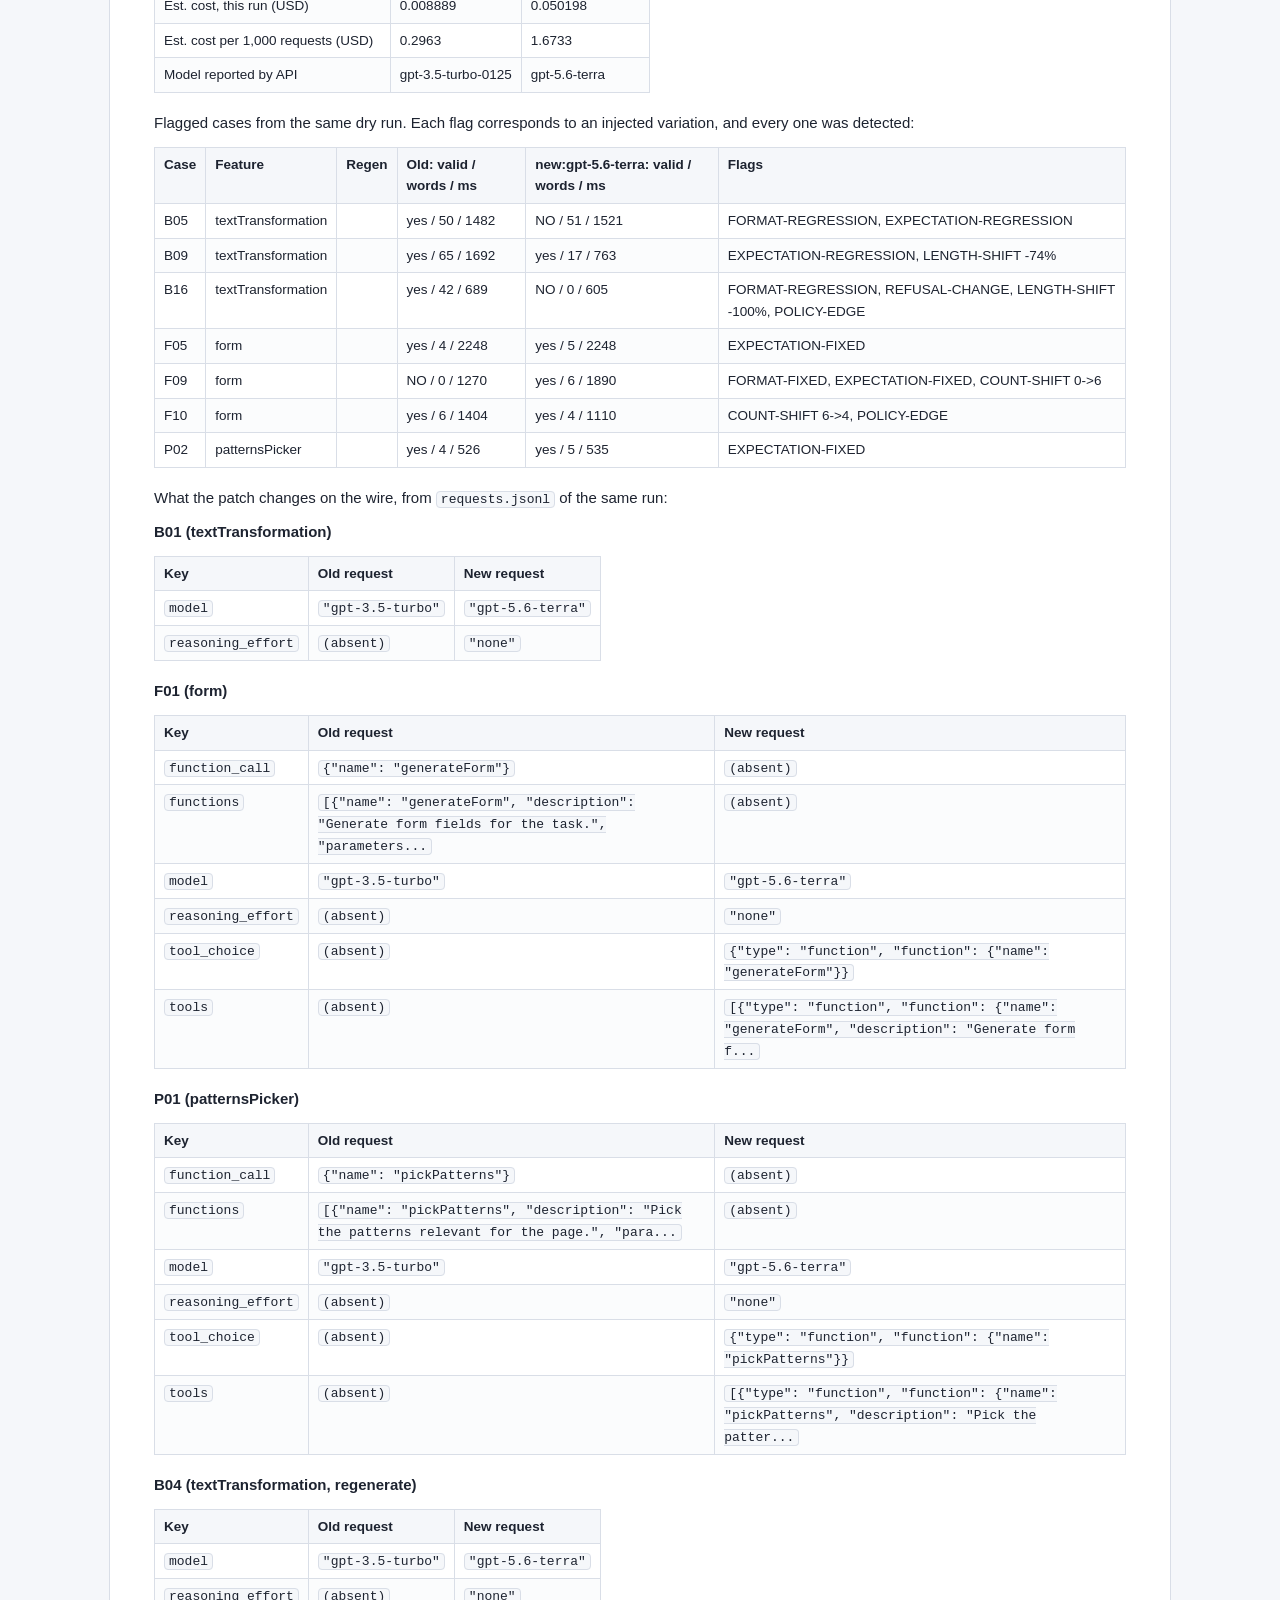
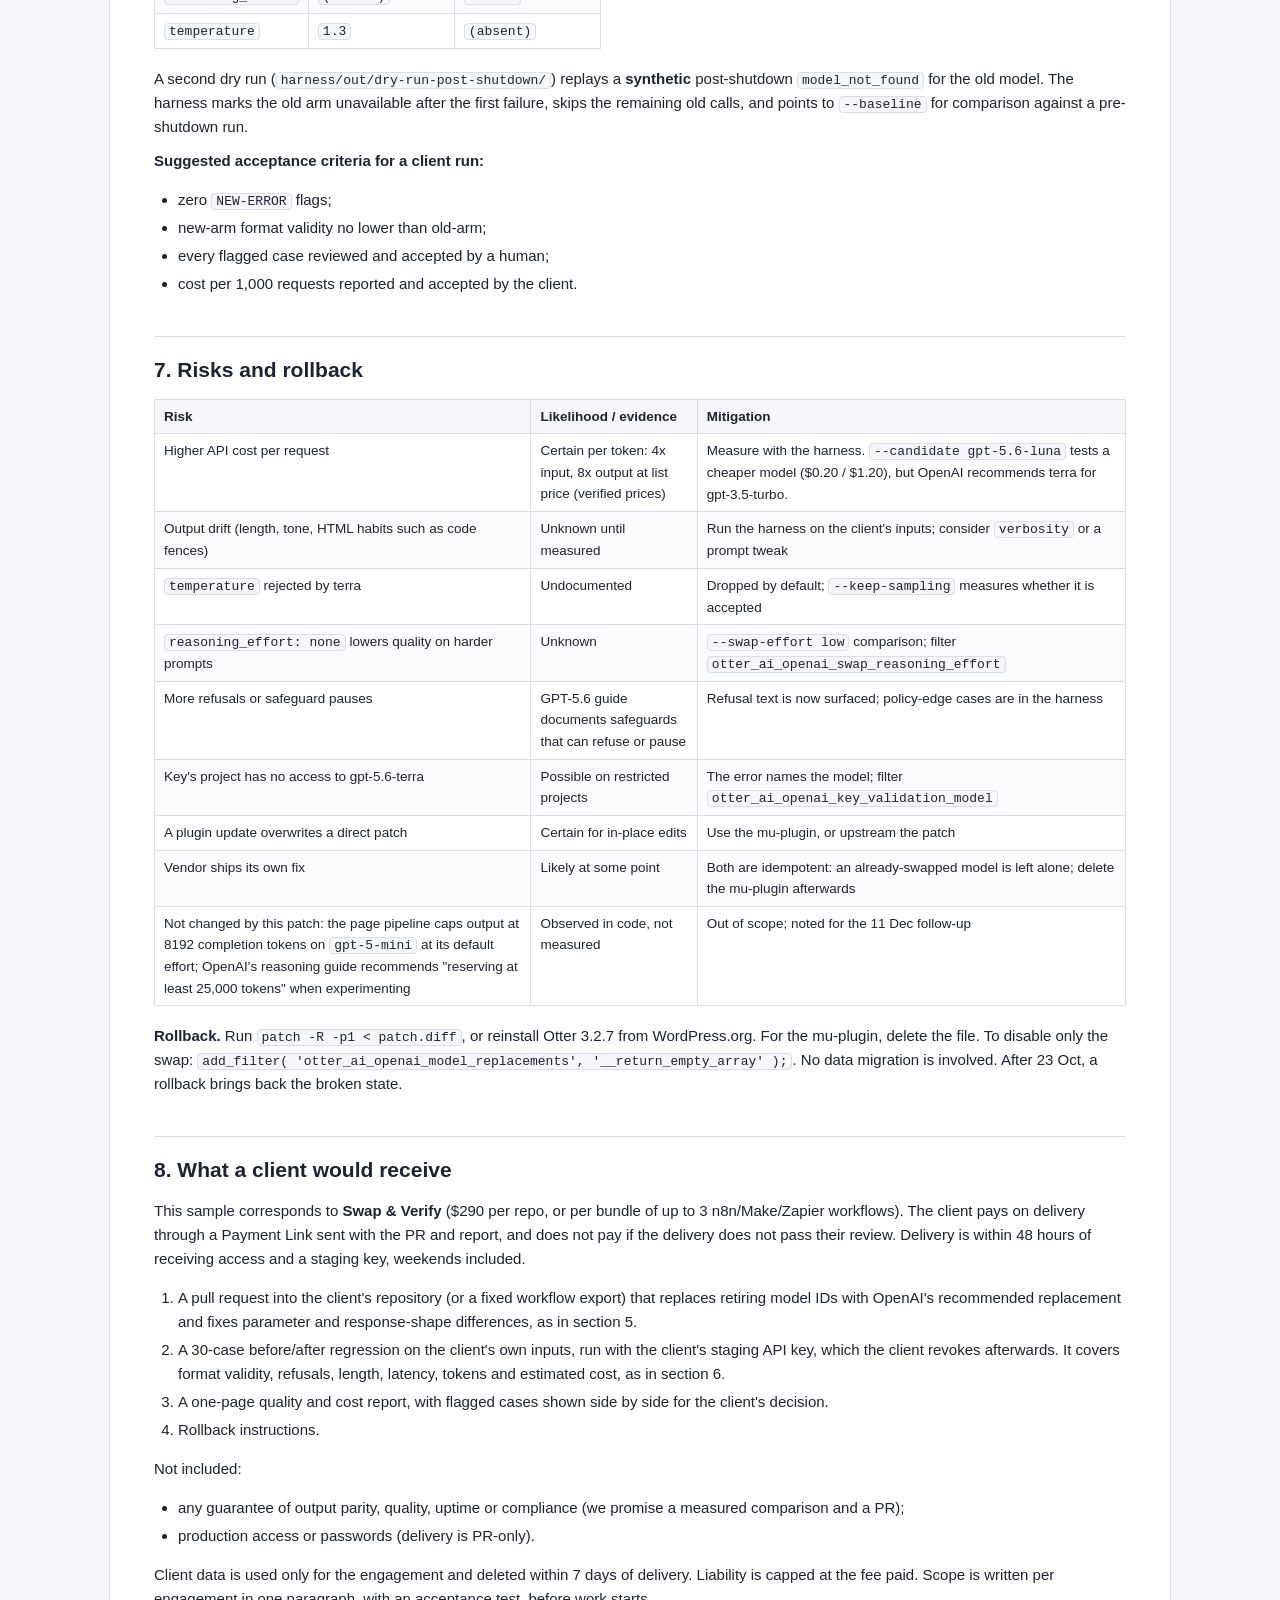
<file: samples/otter-blocks/report.html>
<!DOCTYPE html>
<!-- Produced 2026-10-09 (AI-assisted, human-reviewed). Model Sunset Desk sample; AI-assisted, human-reviewed. -->
<html lang="en"><head><meta charset="utf-8"><meta name="viewport" content="width=device-width,initial-scale=1"><title>Swap &amp; Verify sample: Otter Blocks, gpt-3.5-turbo to gpt-5.6-terra</title><style>
:root{--fg:#1d2330;--muted:#5b6475;--line:#d9dee7;--bg:#ffffff;--soft:#f5f7fa;--accent:#0f5bd8;--warn:#fff6e0;--warnline:#e5b54a}
*{box-sizing:border-box}
body{margin:0;background:var(--soft);color:var(--fg);font:15px/1.6 -apple-system,BlinkMacSystemFont,"Segoe UI",Roboto,"Helvetica Neue",Arial,sans-serif}
main{max-width:1060px;margin:0 auto;padding:40px 44px 64px;background:var(--bg);min-height:100vh;box-shadow:0 0 0 1px var(--line)}
h1{font-size:28px;line-height:1.25;margin:0 0 12px;letter-spacing:-.01em}
h2{font-size:21px;margin:40px 0 12px;padding-top:16px;border-top:1px solid var(--line)}
h3{font-size:17px;margin:26px 0 8px}
p{margin:10px 0}
a{color:var(--accent);text-decoration:none}a:hover{text-decoration:underline}
code{font:13px/1.45 ui-monospace,SFMono-Regular,Menlo,Consolas,monospace;background:var(--soft);border:1px solid var(--line);border-radius:4px;padding:0 4px}
pre{background:#0f1520;color:#dbe2ee;border-radius:8px;padding:14px 16px;overflow:auto;tab-size:4;-moz-tab-size:4;font:12.5px/1.5 ui-monospace,SFMono-Regular,Menlo,Consolas,monospace}
pre code{background:none;border:0;padding:0;color:inherit;font:inherit}
pre .add{color:#7ee2a8}pre .del{color:#ff9a9a}pre .hunk{color:#8ab4ff}pre .meta{color:#c7a6ff}
blockquote{margin:16px 0;padding:12px 16px;background:var(--warn);border-left:4px solid var(--warnline);border-radius:4px}
blockquote p{margin:4px 0}
table{border-collapse:collapse;width:100%;margin:12px 0 18px;font-size:13.5px;display:block;overflow-x:auto}
th,td{border:1px solid var(--line);padding:6px 9px;text-align:left;vertical-align:top}
th{background:var(--soft);font-weight:600}
tr:nth-child(even) td{background:#fbfcfd}
ul,ol{padding-left:24px}li{margin:4px 0}li>ul,li>ol{margin:4px 0 6px}li>p{margin:6px 0}
footer{margin-top:40px;color:var(--muted);font-size:13px}
@media print{body{background:#fff}main{box-shadow:none;padding:0}pre{white-space:pre-wrap}}
</style></head><body><main>
<h1 id="swap-verify-sample-otter-blocks-gpt-3-5-turbo-to-gpt-5-6-terra">Swap &amp; Verify sample: Otter Blocks, gpt-3.5-turbo to gpt-5.6-terra</h1>
<p><strong>Model Sunset Desk: public proof sample.</strong> Produced 2026-10-09 (AI-assisted, human-reviewed). AI-assisted, human-reviewed before any client use.</p>
<p>Subject: Otter Blocks 3.2.7 (Themeisle), a GPL WordPress plugin with 300,000 active installs according to WordPress.org (our scan, <code>research/wp-scan/plugins_retiring_models.csv</code>). Source: <code>downloads.wordpress.org/plugin/otter-blocks.latest-stable.zip</code>, sha256 <code>c59d54bd...71edadc0</code>, downloaded 2026-10-09.</p>
<blockquote><p><strong>Read this first.</strong> No live API calls were made for this sample (budget $0). The patch is real, applies cleanly, and its new logic is unit-tested on PHP 5.6 and 8.3. The regression harness is real and runs on the client's own OpenAI key. The before/after table further down comes from a <strong>dry run on synthetic mock responses</strong>, included to show what the client report looks like. It contains no measurements of either model. We are not affiliated with Themeisle, have not contacted them, and have not opened an issue or pull request anywhere.</p></blockquote>
<h2 id="1-executive-summary">1. Executive summary</h2>
<ul><li><strong>What breaks.</strong> On 23 Oct 2026 OpenAI shuts down <code>gpt-3.5-turbo</code> (OpenAI deprecations page, entry announced 2026-04-22; recommended replacement <code>gpt-5.6-terra</code>). On sites that use Otter's own OpenAI API key (rather than WordPress AI Client connectors), four things then fail outright:<ul><li>saving or changing the API key, because of a hard-coded check at <code>inc/server/class-prompt-server.php:144</code>;</li><li>the AI Block;</li><li>the AI Form generator;</li><li>the legacy Patterns picker.</li></ul><p>The last three fail because the prompt templates Otter downloads from Themeisle, which we read on 2026-10-09, all pin <code>"model": "gpt-3.5-turbo"</code>.</p></li><li><strong>What our scan missed and this review found.</strong> The automated scan flagged line 144. Reading the code showed that line 144 is only the API-key check. The larger exposure is the <strong>remote templates</strong>: Otter caches them for 7 days, so a server-side fix by the vendor can take up to a week to reach a site.</li><li><strong>What still works.</strong> Otter 3.2.7 is already partly modernised. The page/section generator defaults to <code>gpt-5-mini</code> and already renames <code>max_tokens</code> to <code>max_completion_tokens</code>. The WordPress AI Client backend ignores the model pin. Neither is affected on 23 Oct.</li><li><strong>The fix.</strong> Two files change (5 diff hunks). The patch adds a filterable map of retiring models to OpenAI's recommended replacements. When it swaps a non-reasoning model, it sets <code>reasoning_effort: "none"</code>. It drops <code>temperature</code>/<code>top_p</code> for GPT-5.x unless a site opts back in, converts the deprecated <code>functions</code>/<code>function_call</code> to <code>tools</code>/<code>tool_choice</code>, reads the <code>tool_calls</code> response shape, and surfaces model refusals. Every default can be changed through a WordPress filter, and one filter disables the whole swap. A no-core-edit <strong>mu-plugin</strong> with the same behaviour is included for site owners who cannot wait for a plugin release.</li><li><strong>Verified:</strong><ul><li>the patch applies to pristine 3.2.7;</li><li><code>php -l</code> reports no syntax errors on PHP 5.6.40 (the plugin's minimum) or PHP 8.3.35;</li><li>24/24 behavioural checks pass for the patch logic and 8/8 for the mu-plugin, on both PHP versions;</li><li>the harness's Python mirror of the transform passes 10/10.</li></ul></li><li><strong>Not verified:</strong><ul><li>whether <code>gpt-5.6-terra</code> accepts <code>temperature</code> (the docs do not say), so the patch defaults to the safe choice;</li><li>the exact error OpenAI returns after shutdown;</li><li>live quality, latency and cost on these prompts. The harness measures those on the client's key.</li></ul></li><li><strong>Cost note (arithmetic on verified list prices).</strong> Per token, <code>gpt-5.6-terra</code> costs 4x <code>gpt-3.5-turbo</code> for input ($2.00 vs $0.50 per 1M) and 8x for output ($12.00 vs $1.50). The real multiplier depends on measured token counts. That cost lands on the site owner's OpenAI bill.</li></ul>
<h2 id="2-exposure-file-line">2. Exposure (file:line)</h2>
<table><thead><tr><th>#</th><th>Location (Otter 3.2.7)</th><th>What it does</th><th>23 Oct impact</th></tr></thead><tbody><tr><td>1</td><td><code>inc/server/class-prompt-server.php:144</code> in <code>save_api_key()</code> (lines 119-188)</td><td>Validates a newly entered key with a chat completion on hard-coded <code>'model' =&gt; 'gpt-3.5-turbo'</code>. Any OpenAI error (lines 176-183) returns a <code>WP_Error</code> and the key is <strong>not saved</strong> (line 185 never runs).</td><td><strong>Breaks</strong></td></tr><tr><td>2</td><td>Remote templates from <code>https://api.themeisle.com/templates-cloud/otter-prompts</code>, fetched by <code>class-prompt-server.php:312-358</code> and cached for <code>WEEK_IN_SECONDS</code> (line 352)</td><td>All 4 templates (<code>form</code>, <code>contentGenerator</code>, <code>textTransformation</code>, <code>patternsPicker</code>) pin <code>"model": "gpt-3.5-turbo"</code>. <code>form</code> and <code>patternsPicker</code> also use legacy <code>functions</code> + <code>function_call</code>. Read 2026-10-09, sha256 <code>01e20afa...cfda114db3</code>.</td><td><strong>Breaks</strong> the AI Block, AI Form generator and Patterns picker</td></tr><tr><td>3</td><td><code>inc/server/class-otter-openai-backend.php:62-76</code></td><td>The model is taken from the template payload; the <code>gpt-5-mini</code> fallback (line 71) applies only when no model is sent</td><td>Template pin wins</td></tr><tr><td>4</td><td><code>inc/server/class-otter-openai-backend.php:178-187</code></td><td>The response parser reads <code>message.function_call.arguments</code> or <code>message.content</code> only, and ignores <code>tool_calls</code> and <code>refusal</code></td><td>Needs extending if requests move to <code>tools</code></td></tr><tr><td>5</td><td><code>build/blocks/blocks.js</code> (minified, webpack module 3907)</td><td>"Regenerate" merges <code>temperature: 1.3</code> into the template request. The page/section pipeline sends <code>response_format: json_object</code>, <code>max_tokens: 8192</code> and no model.</td><td><code>temperature</code> support on GPT-5.6 is undocumented</td></tr><tr><td>6</td><td><code>build/dashboard/index.js</code></td><td>The dashboard "Save" button POSTs to <code>otter/v1/openai/key</code> and shows any error as a snackbar</td><td>User-visible symptom of item 1</td></tr><tr><td>7</td><td><code>inc/server/class-ai-backend-resolver.php:55-65</code></td><td>Uses the WordPress AI Client backend when a provider is configured; otherwise uses Otter's OpenAI-key path</td><td>Decides which sites are exposed</td></tr><tr><td>8</td><td><code>packages/e2e-tests/mu-plugins/otter-e2e-bootstrap.php:141,150,184,719,912</code></td><td>Test fixtures and mocks that mention <code>gpt-3.5-turbo(-0125)</code></td><td>None (tests only)</td></tr></tbody></table>
<h2 id="3-what-breaks-on-23-oct-2026">3. What breaks on 23 Oct 2026</h2>
<p>Applies to sites on Otter's OpenAI-key path (item 7). We do not know what share of the 300,000 installs that is.</p>
<table><thead><tr><th>Feature</th><th>Request path</th><th>Expected behaviour after shutdown</th></tr></thead><tbody><tr><td>Save or change the OpenAI key (Otter dashboard)</td><td>Key check, item 1</td><td>The check fails, so the key is not saved and the dashboard shows OpenAI's error. A key saved earlier stays stored, because the check runs only on save.</td></tr><tr><td>AI Block (content generator)</td><td><code>textTransformation</code> template</td><td>Each generation returns an OpenAI error, shown in the block as "Error &lt;code&gt; - &lt;message&gt;"</td></tr><tr><td>AI Form generator</td><td><code>form</code> template</td><td>Same; no form fields are generated</td></tr><tr><td>Patterns picker (blocks saved in that mode)</td><td><code>patternsPicker</code> template</td><td>Same</td></tr><tr><td>AI page/section generation</td><td>No model sent, so <code>gpt-5-mini</code></td><td><strong>Not affected on 23 Oct.</strong> Follow-up: the <code>gpt-5-mini</code> model page lists one snapshot, <code>gpt-5-mini-2025-08-07</code>, marked Deprecated, and the deprecations page lists that snapshot for shutdown on <strong>11 Dec 2026</strong> (replacement <code>gpt-5.6-terra</code>). Whether the alias will be re-pointed is not stated.</td></tr><tr><td>Sites using WordPress AI Client connectors</td><td><code>WP_AI_Client_Backend</code></td><td>Not affected by the pin, because Otter drops <code>model</code> on this path</td></tr></tbody></table>
<p>The exact HTTP status and error text OpenAI will return for a shut-down model cannot be verified before the shutdown. The harness treats <code>model_not_found</code> or HTTP 404 as "old model unavailable".</p>
<p>Themeisle controls the served templates and may update them before 23 Oct. Two things still need a plugin-side fix: the key check is compiled into the plugin, and cached templates can be up to 7 days old. The patch below works whatever model the templates pin.</p>
<h2 id="4-parameter-differences-with-sources">4. Parameter differences, with sources</h2>
<p>All OpenAI pages were read live on 2026-10-09 between about 12:30 and 12:50 EDT. "Verified" means the statement appears on the cited page.</p>
<table><thead><tr><th>Item</th><th>Otter sends today</th><th>gpt-5.6-terra per OpenAI docs</th><th>Patch action</th><th>Source</th><th>Status</th></tr></thead><tbody><tr><td><code>model</code></td><td><code>gpt-3.5-turbo</code> (key check + 4 templates)</td><td>Shutdown 2026-10-23; recommended replacement <code>gpt-5.6-terra</code></td><td>Swap via filterable map</td><td><a href="https://developers.openai.com/api/docs/deprecations">Deprecations</a></td><td>Verified</td></tr><tr><td>Endpoint</td><td><code>v1/chat/completions</code></td><td>Chat Completions and Responses supported</td><td>Stay on Chat Completions</td><td><a href="https://developers.openai.com/api/docs/models/gpt-5.6-terra">gpt-5.6-terra</a></td><td>Verified</td></tr><tr><td><code>reasoning_effort</code></td><td>Not sent</td><td><code>none, low, medium (default), high, xhigh, max</code>; GPT-5.6 "defaults to medium" if omitted</td><td>Send <code>none</code> after swapping a non-reasoning model (filter: <code>otter_ai_openai_swap_reasoning_effort</code>)</td><td>terra page; <a href="https://developers.openai.com/api/docs/guides/latest-model">GPT-5.6 guide</a></td><td>Values verified; quality effect to be measured</td></tr><tr><td><code>max_tokens</code></td><td>Page pipeline: 8192 (already renamed by 3.2.7); templates: none</td><td>"Deprecated ... in favor of <code>max_completion_tokens</code>, and is not compatible with o-series models"; <code>max_completion_tokens</code> includes "visible output tokens and reasoning tokens"</td><td>Keep the existing rename</td><td><a href="https://developers.openai.com/api/reference/resources/chat/subresources/completions/methods/create">Chat API reference</a></td><td>Verified</td></tr><tr><td><code>temperature</code>, <code>top_p</code></td><td><code>temperature: 1.3</code> on Regenerate</td><td>Not stated for GPT-5.6 on the model page or the API reference. The API reference says parameter support "can differ ... particularly for newer reasoning models". The same guide's GPT-6 section says "When reasoning effort is not none, remove temperature, top_p, and top_logprobs".</td><td>Dropped for <code>gpt-5*</code>/<code>o*</code> by default; opt back in with <code>otter_ai_openai_keep_sampling_params</code>; the harness tests both with <code>--keep-sampling</code></td><td>API reference; latest-model guide</td><td><strong>Not verified for terra.</strong> Designed defensively</td></tr><tr><td><code>functions</code>, <code>function_call</code></td><td><code>form</code>, <code>patternsPicker</code></td><td>"Deprecated in favor of <code>tools</code>" / "in favor of <code>tool_choice</code>"; terra lists function calling as supported</td><td>Convert to <code>tools</code> + named <code>tool_choice</code></td><td>API reference; terra page</td><td>Deprecation verified. Whether terra still accepts the legacy fields is not verified (not relied on)</td></tr><tr><td>Response shape</td><td>Reads <code>function_call.arguments</code> or <code>content</code></td><td><code>message.tool_calls[].function.arguments</code>; <code>function_call</code> "deprecated and replaced by tool_calls"</td><td>Read <code>tool_calls</code> first; keep both fallbacks</td><td>API reference</td><td>Verified</td></tr><tr><td>Refusals</td><td><code>message.refusal</code> ignored, so the editor shows "empty response" (502, auto-retried twice)</td><td><code>message.refusal</code> documented. GPT-5.6 guide: "users may encounter safeguards that block or refuse some requests"; generation can be "paused for several seconds mid-stream"</td><td>Return 422 <code>model_refusal</code> with the model's text (not auto-retried)</td><td>API reference; GPT-5.6 guide</td><td>Field verified; frequency to be measured</td></tr><tr><td><code>response_format: json_object</code></td><td>Page pipeline only</td><td>"older JSON mode ... Using json_schema is preferred"</td><td>Unchanged (path not affected on 23 Oct)</td><td>API reference</td><td>Verified</td></tr><tr><td>Usage and billing</td><td>Editor shows <code>total_tokens</code></td><td>Reasoning tokens "are billed as output tokens"; usage reports <code>reasoning_tokens</code>, <code>cached_tokens</code>, <code>cache_write_tokens</code>; GPT-5.6 cache writes billed at 1.25x uncached input</td><td>Unchanged; the harness records every field</td><td><a href="https://developers.openai.com/api/docs/guides/reasoning">Reasoning guide</a>; API reference; terra page</td><td>Verified</td></tr><tr><td>Price per 1M tokens</td><td>gpt-3.5-turbo: $0.50 in / $1.50 out</td><td>terra: $2.00 in / $0.20 cached / $12.00 out</td><td>Cost moves with the swap; the harness estimates it</td><td><a href="https://developers.openai.com/api/docs/models/gpt-3.5-turbo">gpt-3.5-turbo</a>; terra page</td><td>Verified (list prices)</td></tr><tr><td>Limits</td><td>16,385 context / 4,096 max output</td><td>1,050,000 context / 128,000 max output; knowledge cutoff Feb 16, 2026</td><td>n/a</td><td>Model pages</td><td>Verified</td></tr><tr><td>Length and verbosity</td><td>n/a</td><td>GPT-5.6 "tends to be more concise by default than GPT-5.5"; <code>verbosity</code> low/medium/high, default medium</td><td>Not set; use it if the harness shows outputs that are too short</td><td>GPT-5.6 guide; API reference</td><td>Verified (relative to GPT-5.5, not to gpt-3.5)</td></tr></tbody></table>
<h2 id="5-the-patch">5. The patch</h2>
<p>File: <code>patch.diff</code> (unified diff against Otter 3.2.7; apply from the plugin root with <code>patch -p1 &lt; patch.diff</code>). Patched copies of both files are in <code>patch-work/b/</code>.</p>
<p><strong>Hunk 1, <code>class-otter-openai-backend.php</code>: constants and helpers.</strong> Adds:</p>
<ul><li><code>RETIRING_MODEL_REPLACEMENTS</code>: every Chat Completions model on OpenAI's 23 Oct list, mapped to the replacement OpenAI recommends (filter <code>otter_ai_openai_model_replacements</code>; return an empty array to disable the swap);</li><li><code>get_key_validation_model()</code>: defaults to the <code>gpt-3.5-turbo</code> replacement (filter <code>otter_ai_openai_key_validation_model</code>);</li><li><code>supports_reasoning_effort_none()</code>: true for the GPT-5.6 family only, which is documented to accept <code>none</code>;</li><li><code>adapt_payload()</code>, which does four things:<ul><li>swaps the model;</li><li>sets <code>reasoning_effort: none</code> only when a non-reasoning model was swapped and the request set no effort (o-series sources keep the target's default);</li><li>drops <code>temperature</code>/<code>top_p</code>/logprobs for <code>gpt-5*</code>/<code>o*</code> unless a site opts in;</li><li>converts <code>functions</code>/<code>function_call</code> to <code>tools</code>/<code>tool_choice</code> unless the request already has <code>tools</code>.</li></ul></li></ul>
<pre><code><span class="meta">--- a/inc/server/class-otter-openai-backend.php</span>
<span class="meta">+++ b/inc/server/class-otter-openai-backend.php</span>
<span class="hunk">@@ -20,6 +21,173 @@</span>
 	const BASE_URL = 'https://api.openai.com/v1/chat/completions';
 
 	/**
<span class="add">+	 * OpenAI chat models shut down on 2026-10-23, mapped to the replacement</span>
<span class="add">+	 * OpenAI recommends for each.</span>
<span class="add">+	 *</span>
<span class="add">+	 * Source: https://developers.openai.com/api/docs/deprecations (entry</span>
<span class="add">+	 * announced 2026-04-22). Filter with `otter_ai_openai_model_replacements`.</span>
<span class="add">+	 *</span>
<span class="add">+	 * @var array&lt;string, string&gt;</span>
<span class="add">+	 */</span>
<span class="add">+	const RETIRING_MODEL_REPLACEMENTS = array(</span>
<span class="add">+		'gpt-3.5-turbo'           =&gt; 'gpt-5.6-terra',</span>
<span class="add">+		'gpt-3.5-turbo-0125'      =&gt; 'gpt-5.6-terra',</span>
<span class="add">+		'o4-mini'                 =&gt; 'gpt-5.6-terra',</span>
<span class="add">+		'o4-mini-2025-04-16'      =&gt; 'gpt-5.6-terra',</span>
<span class="add">+		'gpt-4'                   =&gt; 'gpt-5.6-sol',</span>
<span class="add">+		'gpt-4-0613'              =&gt; 'gpt-5.6-sol',</span>
<span class="add">+		'gpt-4-turbo'             =&gt; 'gpt-5.6-sol',</span>
<span class="add">+		'gpt-4-turbo-2024-04-09'  =&gt; 'gpt-5.6-sol',</span>
<span class="add">+		'gpt-4-1106-preview'      =&gt; 'gpt-5.6-sol',</span>
<span class="add">+		'gpt-4o-2024-05-13'       =&gt; 'gpt-5.6-sol',</span>
<span class="add">+		'o1'                      =&gt; 'gpt-5.6-sol',</span>
<span class="add">+		'o1-2024-12-17'           =&gt; 'gpt-5.6-sol',</span>
<span class="add">+		'o3-mini'                 =&gt; 'gpt-5.6-sol',</span>
<span class="add">+		'o3-mini-2025-01-31'      =&gt; 'gpt-5.6-sol',</span>
<span class="add">+		'gpt-4.1-nano'            =&gt; 'gpt-5.6-luna',</span>
<span class="add">+		'gpt-4.1-nano-2025-04-14' =&gt; 'gpt-5.6-luna',</span>
<span class="add">+	);</span>
<span class="add">+</span>
<span class="add">+	/**</span>
<span class="add">+	 * Reasoning effort sent after swapping a retiring NON-reasoning model</span>
<span class="add">+	 * (gpt-3.5/gpt-4 family). GPT-5.6 models default to `medium`; `none` keeps</span>
<span class="add">+	 * the latency and token profile closest to the model being replaced.</span>
<span class="add">+	 *</span>
<span class="add">+	 * @var string</span>
<span class="add">+	 */</span>
<span class="add">+	const SWAP_REASONING_EFFORT = 'none';</span>
<span class="add">+</span>
<span class="add">+	/**</span>
<span class="add">+	 * Map a retiring model ID to its recommended replacement.</span>
<span class="add">+	 *</span>
<span class="add">+	 * @param string $model Model ID.</span>
<span class="add">+	 * @return string The replacement, or the input unchanged when it is not retiring.</span>
<span class="add">+	 */</span>
<span class="add">+	public static function get_replacement_model( $model ) {</span>
<span class="add">+		/**</span>
<span class="add">+		 * Filters the retiring-model =&gt; replacement map.</span>
<span class="add">+		 *</span>
<span class="add">+		 * Return an empty array to disable the automatic swap.</span>
<span class="add">+		 *</span>
<span class="add">+		 * @param array&lt;string, string&gt; $replacements Retiring model ID =&gt; replacement model ID.</span>
<span class="add">+		 */</span>
<span class="add">+		$replacements = apply_filters( 'otter_ai_openai_model_replacements', self::RETIRING_MODEL_REPLACEMENTS );</span>
<span class="add">+</span>
<span class="add">+		if ( is_array( $replacements ) &amp;&amp; isset( $replacements[ $model ] ) &amp;&amp; is_string( $replacements[ $model ] ) &amp;&amp; '' !== $replacements[ $model ] ) {</span>
<span class="add">+			return $replacements[ $model ];</span>
<span class="add">+		}</span>
<span class="add">+</span>
<span class="add">+		return $model;</span>
<span class="add">+	}</span>
<span class="add">+</span>
<span class="add">+	/**</span>
<span class="add">+	 * Model used for the one-off API key check in the Otter dashboard.</span>
<span class="add">+	 *</span>
<span class="add">+	 * @return string</span>
<span class="add">+	 */</span>
<span class="add">+	public static function get_key_validation_model() {</span>
<span class="add">+		/**</span>
<span class="add">+		 * Filters the model used to validate a newly saved OpenAI API key.</span>
<span class="add">+		 *</span>
<span class="add">+		 * @param string $model Model ID. Defaults to the gpt-3.5-turbo replacement.</span>
<span class="add">+		 */</span>
<span class="add">+		return (string) apply_filters( 'otter_ai_openai_key_validation_model', self::get_replacement_model( 'gpt-3.5-turbo' ) );</span>
<span class="add">+	}</span>
<span class="add">+</span>
<span class="add">+	/**</span>
<span class="add">+	 * Whether the model documents `reasoning_effort: none` (GPT-5.6 family).</span>
<span class="add">+	 *</span>
<span class="add">+	 * @param string $model Model ID.</span>
<span class="add">+	 * @return bool</span>
<span class="add">+	 */</span>
<span class="add">+	public static function supports_reasoning_effort_none( $model ) {</span>
<span class="add">+		return 1 === preg_match( '/^gpt-5\.6(-(sol|terra|luna))?$/', (string) $model );</span>
<span class="add">+	}</span>
<span class="add">+</span>
<span class="add">+	/**</span>
<span class="add">+	 * Adapt an OpenAI-shaped payload to the model it will be sent to.</span>
<span class="add">+	 *</span>
<span class="add">+	 * 1. Swaps retiring model IDs for their recommended replacement.</span>
<span class="add">+	 * 2. Sets `reasoning_effort` after a swap from a non-reasoning model.</span>
<span class="add">+	 * 3. Drops sampling parameters (`temperature`, `top_p`, logprobs) for</span>
<span class="add">+	 *    reasoning-family models unless a site opts back in.</span>
<span class="add">+	 * 4. Converts deprecated `functions`/`function_call` to `tools`/`tool_choice`.</span>
<span class="add">+	 *</span>
<span class="add">+	 * @param array&lt;string, mixed&gt; $payload The OpenAI-format payload.</span>
<span class="add">+	 * @return array&lt;string, mixed&gt;</span>
<span class="add">+	 */</span>
<span class="add">+	public static function adapt_payload( array $payload ) {</span>
<span class="add">+		$requested = isset( $payload['model'] ) &amp;&amp; is_string( $payload['model'] ) ? $payload['model'] : '';</span>
<span class="add">+		$model     = '' !== $requested ? self::get_replacement_model( $requested ) : '';</span>
<span class="add">+</span>
<span class="add">+		if ( '' !== $model &amp;&amp; $model !== $requested ) {</span>
<span class="add">+			$payload['model'] = $model;</span>
<span class="add">+</span>
<span class="add">+			if ( ! isset( $payload['reasoning_effort'] ) &amp;&amp; 1 !== preg_match( '/^o[1-9]/', $requested ) &amp;&amp; self::supports_reasoning_effort_none( $model ) ) {</span>
<span class="add">+				/**</span>
<span class="add">+				 * Filters the reasoning effort used after a retiring non-reasoning model is swapped.</span>
<span class="add">+				 *</span>
<span class="add">+				 * Return '' to omit `reasoning_effort` and use the model default.</span>
<span class="add">+				 *</span>
<span class="add">+				 * @param string               $effort    Reasoning effort.</span>
<span class="add">+				 * @param string               $requested The retiring model ID that was requested.</span>
<span class="add">+				 * @param string               $model     The replacement model ID.</span>
<span class="add">+				 * @param array&lt;string, mixed&gt; $payload   The payload.</span>
<span class="add">+				 */</span>
<span class="add">+				$effort = (string) apply_filters( 'otter_ai_openai_swap_reasoning_effort', self::SWAP_REASONING_EFFORT, $requested, $model, $payload );</span>
<span class="add">+</span>
<span class="add">+				if ( '' !== $effort ) {</span>
<span class="add">+					$payload['reasoning_effort'] = $effort;</span>
<span class="add">+				}</span>
<span class="add">+			}</span>
<span class="add">+		}</span>
<span class="add">+</span>
<span class="add">+		if ( 1 === preg_match( '/^(gpt-5|o[1-9])/', $model ) ) {</span>
<span class="add">+			/**</span>
<span class="add">+			 * Filters whether sampling parameters are kept for reasoning-family models.</span>
<span class="add">+			 *</span>
<span class="add">+			 * @param bool                 $keep    Keep `temperature`, `top_p`, `logprobs`, `top_logprobs`. Default false.</span>
<span class="add">+			 * @param string               $model   The model ID.</span>
<span class="add">+			 * @param array&lt;string, mixed&gt; $payload The payload.</span>
<span class="add">+			 */</span>
<span class="add">+			if ( ! apply_filters( 'otter_ai_openai_keep_sampling_params', false, $model, $payload ) ) {</span>
<span class="add">+				unset( $payload['temperature'], $payload['top_p'], $payload['logprobs'], $payload['top_logprobs'] );</span>
<span class="add">+			}</span>
<span class="add">+		}</span>
<span class="add">+</span>
<span class="add">+		if ( isset( $payload['functions'] ) &amp;&amp; is_array( $payload['functions'] ) &amp;&amp; ! isset( $payload['tools'] ) ) {</span>
<span class="add">+			$tools = array();</span>
<span class="add">+</span>
<span class="add">+			foreach ( $payload['functions'] as $function ) {</span>
<span class="add">+				if ( is_array( $function ) &amp;&amp; ! empty( $function['name'] ) ) {</span>
<span class="add">+					$tools[] = array(</span>
<span class="add">+						'type'     =&gt; 'function',</span>
<span class="add">+						'function' =&gt; $function,</span>
<span class="add">+					);</span>
<span class="add">+				}</span>
<span class="add">+			}</span>
<span class="add">+</span>
<span class="add">+			if ( ! empty( $tools ) ) {</span>
<span class="add">+				$function_call = isset( $payload['function_call'] ) ? $payload['function_call'] : null;</span>
<span class="add">+</span>
<span class="add">+				if ( is_array( $function_call ) &amp;&amp; ! empty( $function_call['name'] ) ) {</span>
<span class="add">+					$payload['tool_choice'] = array(</span>
<span class="add">+						'type'     =&gt; 'function',</span>
<span class="add">+						'function' =&gt; array( 'name' =&gt; (string) $function_call['name'] ),</span>
<span class="add">+					);</span>
<span class="add">+				} elseif ( 'none' === $function_call || 'auto' === $function_call ) {</span>
<span class="add">+					$payload['tool_choice'] = $function_call;</span>
<span class="add">+				}</span>
<span class="add">+</span>
<span class="add">+				$payload['tools'] = $tools;</span>
<span class="add">+				unset( $payload['functions'], $payload['function_call'] );</span>
<span class="add">+			}</span>
<span class="add">+		}</span>
<span class="add">+</span>
<span class="add">+		return $payload;</span>
<span class="add">+	}</span>
<span class="add">+</span>
<span class="add">+	/**</span>
 	 * Whether an Otter OpenAI API key is configured.
 	 *
 	 * @return bool</code></pre>
<p><strong>Hunk 2: one call site.</strong> <code>adapt_payload()</code> runs after all existing filters (<code>otter_ai_otter_openai_payload</code>, <code>otter_ai_otter_openai_model</code>, <code>otter_ai_block_generation_model</code>) and before the existing <code>max_tokens</code> rename. A template, or a site filter, that still names a retiring model is therefore always remapped.</p>
<pre><code><span class="hunk">@@ -75,6 +243,10 @@</span>
 			$payload['model'] = $model;
 		}
 
<span class="add">+		// Prompt templates are fetched remotely and cached for a week, so they</span>
<span class="add">+		// can still pin a model OpenAI has shut down. Adapt after all filters ran.</span>
<span class="add">+		$payload = self::adapt_payload( $payload );</span>
<span class="add">+</span>
 		// GPT-5/o-series models reject `max_tokens`; `max_completion_tokens` is
 		// accepted by all current chat-completions models.
 		if ( isset( $payload['max_tokens'] ) ) {</code></pre>
<p><strong>Hunk 3: response parsing.</strong> Reads <code>tool_calls[0].function.arguments</code> first, then the legacy <code>function_call</code>, then <code>content</code>, so both old and new response shapes work. An empty reply that carries <code>message.refusal</code> now returns HTTP 422 <code>model_refusal</code> with the model's text. Before, it was a generic 502 "empty response", which the editor auto-retries twice.</p>
<pre><code><span class="hunk">@@ -179,13 +351,22 @@</span>
 		$content = '';
 		$format  = 'text';
 
<span class="del">-		if ( isset( $message['function_call'] ) &amp;&amp; is_array( $message['function_call'] ) &amp;&amp; isset( $message['function_call']['arguments'] ) ) {</span>
<span class="add">+		if ( isset( $message['tool_calls'][0]['function']['arguments'] ) &amp;&amp; is_string( $message['tool_calls'][0]['function']['arguments'] ) ) {</span>
<span class="add">+			// `tools`/`tool_choice` response shape (see adapt_payload()).</span>
<span class="add">+			$content = $message['tool_calls'][0]['function']['arguments'];</span>
<span class="add">+			$format  = 'json';</span>
<span class="add">+		} elseif ( isset( $message['function_call'] ) &amp;&amp; is_array( $message['function_call'] ) &amp;&amp; isset( $message['function_call']['arguments'] ) ) {</span>
 			$content = (string) $message['function_call']['arguments'];
 			$format  = 'json';
 		} elseif ( isset( $message['content'] ) ) {
 			$content = (string) $message['content'];
 		}
 
<span class="add">+		if ( '' === $content &amp;&amp; isset( $message['refusal'] ) &amp;&amp; is_string( $message['refusal'] ) &amp;&amp; '' !== $message['refusal'] ) {</span>
<span class="add">+			// Surface the model's refusal instead of a generic, auto-retried 502.</span>
<span class="add">+			return $this-&gt;error_response( 'model_refusal', $message['refusal'], 422 );</span>
<span class="add">+		}</span>
<span class="add">+</span>
 		if ( '' === $content ) {
 			return $this-&gt;error_response( 'empty_response', __( 'OpenAI returned an empty response. Please try again.', 'otter-blocks' ), 502 );
 		}</code></pre>
<p><strong>Hunks 4-5, <code>class-prompt-server.php</code>: the line-144 key check.</strong> Builds the same "Hello!" request with <code>get_key_validation_model()</code>, adding <code>reasoning_effort: none</code> when the model supports it. It is still a real chat completion, as before, so restricted project keys that can call models but cannot list them keep validating.</p>
<pre><code><span class="meta">--- a/inc/server/class-prompt-server.php</span>
<span class="meta">+++ b/inc/server/class-prompt-server.php</span>
<span class="hunk">@@ -131,6 +132,27 @@</span>
 			return new \WP_REST_Response( array( 'message' =&gt; __( 'API key saved.', 'otter-blocks' ) ), 200 );
 		}
 
<span class="add">+		// gpt-3.5-turbo shuts down on 2026-10-23; validate with its replacement.</span>
<span class="add">+		$validation_model = Otter_OpenAI_Backend::get_key_validation_model();</span>
<span class="add">+		$validation_body  = array(</span>
<span class="add">+			'model'    =&gt; $validation_model,</span>
<span class="add">+			'messages' =&gt; array(</span>
<span class="add">+				array(</span>
<span class="add">+					'role'    =&gt; 'system',</span>
<span class="add">+					'content' =&gt; 'You are a helpful assistant.',</span>
<span class="add">+				),</span>
<span class="add">+				array(</span>
<span class="add">+					'role'    =&gt; 'user',</span>
<span class="add">+					'content' =&gt; 'Hello!',</span>
<span class="add">+				),</span>
<span class="add">+			),</span>
<span class="add">+		);</span>
<span class="add">+</span>
<span class="add">+		// GPT-5.6 models reason by default (`medium`); a key check needs none.</span>
<span class="add">+		if ( Otter_OpenAI_Backend::supports_reasoning_effort_none( $validation_model ) ) {</span>
<span class="add">+			$validation_body['reasoning_effort'] = 'none';</span>
<span class="add">+		}</span>
<span class="add">+</span>
 		$response = wp_remote_post(
 			self::BASE_URL,
 			array(
<span class="hunk">@@ -139,21 +161,7 @@</span>
 					'Authorization' =&gt; 'Bearer ' . $api_key,
 					'Content-Type'  =&gt; 'application/json',
 				),
<span class="del">-				'body'    =&gt; wp_json_encode(</span>
<span class="del">-					array(</span>
<span class="del">-						'model'    =&gt; 'gpt-3.5-turbo',</span>
<span class="del">-						'messages' =&gt; array(</span>
<span class="del">-							array(</span>
<span class="del">-								'role'    =&gt; 'system',</span>
<span class="del">-								'content' =&gt; 'You are a helpful assistant.',</span>
<span class="del">-							),</span>
<span class="del">-							array(</span>
<span class="del">-								'role'    =&gt; 'user',</span>
<span class="del">-								'content' =&gt; 'Hello!',</span>
<span class="del">-							),</span>
<span class="del">-						),</span>
<span class="del">-					)</span>
<span class="del">-				),</span>
<span class="add">+				'body'    =&gt; wp_json_encode( $validation_body ),</span>
 				'timeout' =&gt; 2 * MINUTE_IN_SECONDS,
 			)
 		);</code></pre>
<p><strong>Modification notices (GPL-2.0 section 2(a)).</strong> Each changed file also gets one dated comment line in its header docblock that says what changed and that the original is (c) Themeisle under GPL-2.0-or-later. These two comment-only hunks change no behaviour, and the hunk numbers above count code hunks only. Licence text: <code>LICENSE-GPL-2.0.txt</code>; notice: <code>patch-work/NOTICE.md</code>.</p>
<pre><code><span class="meta">--- a/inc/server/class-otter-openai-backend.php</span>
<span class="meta">+++ b/inc/server/class-otter-openai-backend.php</span>
<span class="hunk">@@ -1,6 +1,7 @@</span>
 &lt;?php
 /**
  * Otter OpenAI backend strategy.
<span class="add">+ * Modified 2026-10-09 by Model Sunset Desk: swaps OpenAI models retiring 2026-10-23 for the recommended replacements (adapt_payload) and parses tool_calls and refusals; original © Themeisle, GPL-2.0-or-later</span>
  *
  * @package ThemeIsle\GutenbergBlocks\Server
  */
<span class="meta">--- a/inc/server/class-prompt-server.php</span>
<span class="meta">+++ b/inc/server/class-prompt-server.php</span>
<span class="hunk">@@ -1,6 +1,7 @@</span>
 &lt;?php
 /**
  * Prompt server logic.
<span class="add">+ * Modified 2026-10-09 by Model Sunset Desk: the API-key check no longer hard-codes gpt-3.5-turbo (uses its replacement with reasoning_effort none); original © Themeisle, GPL-2.0-or-later</span>
  *
  * @package ThemeIsle\GutenbergBlocks\Server
  */</code></pre>
<p><strong>Backward compatibility.</strong></p>
<ul><li>The WordPress AI Client path is untouched.</li><li>Requests with no retiring model keep their model.</li><li>The page/section pipeline (<code>gpt-5-mini</code>, no <code>temperature</code>) is unchanged apart from the existing <code>max_tokens</code> rename.</li><li>All existing Otter filters still run.</li><li>Nothing is stored in the database, and no option, table or REST route changes.</li><li>The code avoids syntax newer than PHP 5.6. <code>php -l</code> passes on 5.6.40 and 8.3.35.</li><li>One behavioural change applies to any model: <code>functions</code> are sent as <code>tools</code>. If a site disables the swap and stays on <code>gpt-3.5-turbo</code> until 23 Oct, that relies on <code>gpt-3.5-turbo-0125</code> supporting <code>tools</code>. That is our prior knowledge and was not re-verified on 2026-10-09; <code>--candidate gpt-3.5-turbo</code> in the harness would show it.</li></ul>
<p><strong>No-core-edit alternative for site owners</strong> (<code>mu-plugin/otter-model-sunset.php</code>). Editing plugin files is undone by the next plugin update. The mu-plugin applies the same transform through Otter's existing hooks:</p>
<ul><li><code>otter_ai_otter_openai_payload</code> adapts the request;</li><li><code>otter_ai_otter_openai_response</code> maps <code>tool_calls</code> back to the <code>function_call</code> shape the 3.2.7 parser reads, and turns an empty reply with <code>refusal</code> into an error that shows the refusal text (Otter reports it as a 502, so the editor may retry);</li><li>an <code>http_request_args</code> hook, scoped to Otter's <code>/otter/v1/openai/key</code> REST request only, fixes the key check.</li></ul>
<p>To install, copy it to <code>wp-content/mu-plugins/</code>. To remove, delete the file.</p>
<h2 id="6-test-plan-and-dry-run-demo">6. Test plan and dry-run demo</h2>
<p><strong>Done for this sample (no API spend):</strong></p>
<table><thead><tr><th>Check</th><th>Result</th></tr></thead><tbody><tr><td><code>patch -p1 --dry-run</code> on a fresh copy of the 3.2.7 source</td><td>Applies cleanly (5 code hunks plus 2 comment-only notice hunks; re-checked 2026-10-09 after the notices were added); the result is byte-identical to <code>patch-work/b/</code></td></tr><tr><td><code>php -l</code> on patched files and the mu-plugin (official <code>php:5.6-cli</code> and <code>php:8.3-cli</code> images, no network)</td><td>No syntax errors</td></tr><tr><td><code>tests/test_adapt_payload.php</code>: 24 checks on the code hunk 1 adds, extracted from <code>patch.diff</code> (no Otter code executed)</td><td>24/24 passed on PHP 5.6.40; 24/24 passed on PHP 8.3.35</td></tr><tr><td><code>tests/test_mu_plugin.php</code>: 8 checks</td><td>8/8 passed on PHP 5.6.40; 8/8 passed on PHP 8.3.35</td></tr><tr><td><code>tests/test_transform_mirror.py</code>: harness mirror matches patch behaviour</td><td>10/10 passed (Python 3.14)</td></tr><tr><td>Harness live-mode guards: missing key; pre-flight cost cap</td><td>Both abort before any request (<code>harness/out/live-guards.console.txt</code>)</td></tr></tbody></table>
<p><strong>Not done here:</strong></p>
<ul><li>running the patched plugin inside WordPress (we do not execute downloaded third-party code);</li><li>any live model call.</li></ul>
<p>Both are part of client acceptance:</p>
<ol><li>Install on staging and save the key; expect "API key saved."</li><li>Generate one AI Block, one AI form and one Regenerate.</li><li>Confirm "Token used" appears and nothing returns HTTP 400.</li><li>Run the harness live.</li></ol>
<p><strong>Regression harness (<code>harness/</code>).</strong></p>
<ul><li>30 cases matching the exposed features: 16 AI Block (including HTML-preservation, language and length cases), 10 AI Form (including file uploads, French and Spanish), and 4 Patterns picker (one with the Pro add-on).</li><li>Four cases are Regenerate requests and two are policy-edge cases.</li><li>Each case runs on the old request (<code>gpt-3.5-turbo</code>, while it exists) and on the patched request (<code>gpt-5.6-terra</code>, plus any <code>--candidate</code>).</li><li>Recorded per request: format validity as the editor sees it, per-case expectations, refusals, output length, latency, token usage (including reasoning and cache tokens), a cost estimate from <code>pricing.json</code> (OpenAI list prices read 2026-10-09; editable), and the model name the API reported.</li><li>Live mode uses only the client's <code>OPENAI_API_KEY</code>, refuses to start above <code>--max-cost-usd</code>, and asks for confirmation.</li><li>A full live run of 60 requests has a rough pre-flight estimate of about <strong>$0.31</strong> at list prices, assuming 700 output tokens per request. That is an estimate, not a measurement.</li></ul>
<p><strong>Dry-run demo output (synthetic).</strong> Command: <code>python3 -I harness/run_harness.py --dry-run --out harness/out/dry-run</code>. Full output: <code>harness/out/dry-run/comparison.md</code>.</p>
<blockquote><p><strong>SYNTHETIC MOCK DATA, NOT MEASUREMENTS.</strong> The mock outputs were written by hand and are identical across arms, except for seven labelled variations (old arm 3, new arm 4) injected to show that the detectors fire. Both arms get the same latency noise and token counts. The cost row is therefore list-price arithmetic only.</p></blockquote>
<table><thead><tr><th>Metric</th><th>old</th><th>new:gpt-5.6-terra</th></tr></thead><tbody><tr><td>Requests</td><td>30</td><td>30</td></tr><tr><td>HTTP 200</td><td>30/30 (100%)</td><td>30/30 (100%)</td></tr><tr><td>Format valid</td><td>29/30 (97%)</td><td>28/30 (93%)</td></tr><tr><td>Expectations met (excl. policy-edge)</td><td>25/28 (89%)</td><td>26/28 (93%)</td></tr><tr><td>Refusals</td><td>0</td><td>1</td></tr><tr><td>Errors</td><td>0</td><td>0</td></tr><tr><td>Latency median (ms)</td><td>1279</td><td>1167</td></tr><tr><td>Latency p90 (ms)</td><td>1918</td><td>1918</td></tr><tr><td>Mean words, AI Block outputs</td><td>51.9</td><td>46.4</td></tr><tr><td>Mean output chars, all</td><td>341.4</td><td>327.8</td></tr><tr><td>Prompt tokens</td><td>10135</td><td>10135</td></tr><tr><td>Completion tokens (incl. reasoning)</td><td>2548</td><td>2494</td></tr><tr><td>Reasoning tokens</td><td>0</td><td>0</td></tr><tr><td>Est. cost, this run (USD)</td><td>0.008889</td><td>0.050198</td></tr><tr><td>Est. cost per 1,000 requests (USD)</td><td>0.2963</td><td>1.6733</td></tr><tr><td>Model reported by API</td><td>gpt-3.5-turbo-0125</td><td>gpt-5.6-terra</td></tr></tbody></table>
<p>Flagged cases from the same dry run. Each flag corresponds to an injected variation, and every one was detected:</p>
<table><thead><tr><th>Case</th><th>Feature</th><th>Regen</th><th>Old: valid / words / ms</th><th>new:gpt-5.6-terra: valid / words / ms</th><th>Flags</th></tr></thead><tbody><tr><td>B05</td><td>textTransformation</td><td></td><td>yes / 50 / 1482</td><td>NO / 51 / 1521</td><td>FORMAT-REGRESSION, EXPECTATION-REGRESSION</td></tr><tr><td>B09</td><td>textTransformation</td><td></td><td>yes / 65 / 1692</td><td>yes / 17 / 763</td><td>EXPECTATION-REGRESSION, LENGTH-SHIFT -74%</td></tr><tr><td>B16</td><td>textTransformation</td><td></td><td>yes / 42 / 689</td><td>NO / 0 / 605</td><td>FORMAT-REGRESSION, REFUSAL-CHANGE, LENGTH-SHIFT -100%, POLICY-EDGE</td></tr><tr><td>F05</td><td>form</td><td></td><td>yes / 4 / 2248</td><td>yes / 5 / 2248</td><td>EXPECTATION-FIXED</td></tr><tr><td>F09</td><td>form</td><td></td><td>NO / 0 / 1270</td><td>yes / 6 / 1890</td><td>FORMAT-FIXED, EXPECTATION-FIXED, COUNT-SHIFT 0-&gt;6</td></tr><tr><td>F10</td><td>form</td><td></td><td>yes / 6 / 1404</td><td>yes / 4 / 1110</td><td>COUNT-SHIFT 6-&gt;4, POLICY-EDGE</td></tr><tr><td>P02</td><td>patternsPicker</td><td></td><td>yes / 4 / 526</td><td>yes / 5 / 535</td><td>EXPECTATION-FIXED</td></tr></tbody></table>
<p>What the patch changes on the wire, from <code>requests.jsonl</code> of the same run:</p>
<p><strong>B01 (textTransformation)</strong></p>
<table><thead><tr><th>Key</th><th>Old request</th><th>New request</th></tr></thead><tbody><tr><td><code>model</code></td><td><code>"gpt-3.5-turbo"</code></td><td><code>"gpt-5.6-terra"</code></td></tr><tr><td><code>reasoning_effort</code></td><td><code>(absent)</code></td><td><code>"none"</code></td></tr></tbody></table>
<p><strong>F01 (form)</strong></p>
<table><thead><tr><th>Key</th><th>Old request</th><th>New request</th></tr></thead><tbody><tr><td><code>function_call</code></td><td><code>{"name": "generateForm"}</code></td><td><code>(absent)</code></td></tr><tr><td><code>functions</code></td><td><code>[{"name": "generateForm", "description": "Generate form fields for the task.", "parameters...</code></td><td><code>(absent)</code></td></tr><tr><td><code>model</code></td><td><code>"gpt-3.5-turbo"</code></td><td><code>"gpt-5.6-terra"</code></td></tr><tr><td><code>reasoning_effort</code></td><td><code>(absent)</code></td><td><code>"none"</code></td></tr><tr><td><code>tool_choice</code></td><td><code>(absent)</code></td><td><code>{"type": "function", "function": {"name": "generateForm"}}</code></td></tr><tr><td><code>tools</code></td><td><code>(absent)</code></td><td><code>[{"type": "function", "function": {"name": "generateForm", "description": "Generate form f...</code></td></tr></tbody></table>
<p><strong>P01 (patternsPicker)</strong></p>
<table><thead><tr><th>Key</th><th>Old request</th><th>New request</th></tr></thead><tbody><tr><td><code>function_call</code></td><td><code>{"name": "pickPatterns"}</code></td><td><code>(absent)</code></td></tr><tr><td><code>functions</code></td><td><code>[{"name": "pickPatterns", "description": "Pick the patterns relevant for the page.", "para...</code></td><td><code>(absent)</code></td></tr><tr><td><code>model</code></td><td><code>"gpt-3.5-turbo"</code></td><td><code>"gpt-5.6-terra"</code></td></tr><tr><td><code>reasoning_effort</code></td><td><code>(absent)</code></td><td><code>"none"</code></td></tr><tr><td><code>tool_choice</code></td><td><code>(absent)</code></td><td><code>{"type": "function", "function": {"name": "pickPatterns"}}</code></td></tr><tr><td><code>tools</code></td><td><code>(absent)</code></td><td><code>[{"type": "function", "function": {"name": "pickPatterns", "description": "Pick the patter...</code></td></tr></tbody></table>
<p><strong>B04 (textTransformation, regenerate)</strong></p>
<table><thead><tr><th>Key</th><th>Old request</th><th>New request</th></tr></thead><tbody><tr><td><code>model</code></td><td><code>"gpt-3.5-turbo"</code></td><td><code>"gpt-5.6-terra"</code></td></tr><tr><td><code>reasoning_effort</code></td><td><code>(absent)</code></td><td><code>"none"</code></td></tr><tr><td><code>temperature</code></td><td><code>1.3</code></td><td><code>(absent)</code></td></tr></tbody></table>
<p>A second dry run (<code>harness/out/dry-run-post-shutdown/</code>) replays a <strong>synthetic</strong> post-shutdown <code>model_not_found</code> for the old model. The harness marks the old arm unavailable after the first failure, skips the remaining old calls, and points to <code>--baseline</code> for comparison against a pre-shutdown run.</p>
<p><strong>Suggested acceptance criteria for a client run:</strong></p>
<ul><li>zero <code>NEW-ERROR</code> flags;</li><li>new-arm format validity no lower than old-arm;</li><li>every flagged case reviewed and accepted by a human;</li><li>cost per 1,000 requests reported and accepted by the client.</li></ul>
<h2 id="7-risks-and-rollback">7. Risks and rollback</h2>
<table><thead><tr><th>Risk</th><th>Likelihood / evidence</th><th>Mitigation</th></tr></thead><tbody><tr><td>Higher API cost per request</td><td>Certain per token: 4x input, 8x output at list price (verified prices)</td><td>Measure with the harness. <code>--candidate gpt-5.6-luna</code> tests a cheaper model ($0.20 / $1.20), but OpenAI recommends terra for gpt-3.5-turbo.</td></tr><tr><td>Output drift (length, tone, HTML habits such as code fences)</td><td>Unknown until measured</td><td>Run the harness on the client's inputs; consider <code>verbosity</code> or a prompt tweak</td></tr><tr><td><code>temperature</code> rejected by terra</td><td>Undocumented</td><td>Dropped by default; <code>--keep-sampling</code> measures whether it is accepted</td></tr><tr><td><code>reasoning_effort: none</code> lowers quality on harder prompts</td><td>Unknown</td><td><code>--swap-effort low</code> comparison; filter <code>otter_ai_openai_swap_reasoning_effort</code></td></tr><tr><td>More refusals or safeguard pauses</td><td>GPT-5.6 guide documents safeguards that can refuse or pause</td><td>Refusal text is now surfaced; policy-edge cases are in the harness</td></tr><tr><td>Key's project has no access to gpt-5.6-terra</td><td>Possible on restricted projects</td><td>The error names the model; filter <code>otter_ai_openai_key_validation_model</code></td></tr><tr><td>A plugin update overwrites a direct patch</td><td>Certain for in-place edits</td><td>Use the mu-plugin, or upstream the patch</td></tr><tr><td>Vendor ships its own fix</td><td>Likely at some point</td><td>Both are idempotent: an already-swapped model is left alone; delete the mu-plugin afterwards</td></tr><tr><td>Not changed by this patch: the page pipeline caps output at 8192 completion tokens on <code>gpt-5-mini</code> at its default effort; OpenAI's reasoning guide recommends "reserving at least 25,000 tokens" when experimenting</td><td>Observed in code, not measured</td><td>Out of scope; noted for the 11 Dec follow-up</td></tr></tbody></table>
<p><strong>Rollback.</strong> Run <code>patch -R -p1 &lt; patch.diff</code>, or reinstall Otter 3.2.7 from WordPress.org. For the mu-plugin, delete the file. To disable only the swap: <code>add_filter( 'otter_ai_openai_model_replacements', '__return_empty_array' );</code>. No data migration is involved. After 23 Oct, a rollback brings back the broken state.</p>
<h2 id="8-what-a-client-would-receive">8. What a client would receive</h2>
<p>This sample corresponds to <strong>Swap &amp; Verify</strong> ($290 per repo, or per bundle of up to 3 n8n/Make/Zapier workflows). The client pays on delivery through a Payment Link sent with the PR and report, and does not pay if the delivery does not pass their review. Delivery is within 48 hours of receiving access and a staging key, weekends included.</p>
<ol><li>A pull request into the client's repository (or a fixed workflow export) that replaces retiring model IDs with OpenAI's recommended replacement and fixes parameter and response-shape differences, as in section 5.</li><li>A 30-case before/after regression on the client's own inputs, run with the client's staging API key, which the client revokes afterwards. It covers format validity, refusals, length, latency, tokens and estimated cost, as in section 6.</li><li>A one-page quality and cost report, with flagged cases shown side by side for the client's decision.</li><li>Rollback instructions.</li></ol>
<p>Not included:</p>
<ul><li>any guarantee of output parity, quality, uptime or compliance (we promise a measured comparison and a PR);</li><li>production access or passwords (delivery is PR-only).</li></ul>
<p>Client data is used only for the engagement and deleted within 7 days of delivery. Liability is capped at the fee paid. Scope is written per engagement in one paragraph, with an acceptance test, before work starts.</p>
<p>Contact: Orkhan Karimov, Model Sunset Desk, hello@modelsunsetdesk.com, https://orkhan103.github.io/model-sunset-desk.</p>
<h2 id="9-verification-log">9. Verification log</h2>
<p><strong>Verified live on 2026-10-09</strong> (page copies saved under <code>launch/_untrusted/openai-docs-otter/</code>; the Otter zip and served templates under <code>launch/_untrusted/otter-blocks/</code>):</p>
<ol><li><a href="https://developers.openai.com/api/docs/deprecations">OpenAI deprecations</a>:<ul><li><code>gpt-3.5-turbo-0125</code>, <code>gpt-3.5-turbo</code> and <code>gpt-3.5-turbo-completions</code> shut down 2026-10-23, replacement <code>gpt-5.6-terra</code>, entry announced 2026-04-22;</li><li><code>gpt-5-mini-2025-08-07</code> shuts down 2026-12-11 (replacement <code>gpt-5.6-terra</code>); plain <code>gpt-5-mini</code> is not listed;</li><li>nothing about <code>functions</code>/<code>function_call</code>.</li></ul></li><li><a href="https://developers.openai.com/api/docs/models/gpt-5.6-terra">gpt-5.6-terra</a>: effort values and default, endpoints, features, limits, prices, cache-write rule, single snapshot. The <a href="https://developers.openai.com/api/docs/models/gpt-5.6-sol">sol</a> and <a href="https://developers.openai.com/api/docs/models/gpt-5.6-luna">luna</a> pages list the same effort values.</li><li><a href="https://developers.openai.com/api/docs/models/gpt-3.5-turbo">gpt-3.5-turbo</a> and <a href="https://developers.openai.com/api/docs/models/gpt-5-mini">gpt-5-mini</a>: prices, limits, snapshots (marked Deprecated).</li><li><a href="https://developers.openai.com/api/reference/resources/chat/subresources/completions/methods/create">Chat Completions create reference</a>: <code>max_tokens</code>, <code>max_completion_tokens</code>, <code>functions</code>, <code>function_call</code>, <code>tools</code>, <code>tool_choice</code>, <code>reasoning_effort</code>, <code>temperature</code>, <code>response_format</code>, <code>verbosity</code>, <code>refusal</code>, <code>finish_reason</code> and usage fields, quoted in section 4.</li><li><a href="https://developers.openai.com/api/docs/guides/latest-model">Latest-model guide</a> (GPT-6 and GPT-5.6 sections) and the <a href="https://developers.openai.com/api/docs/guides/reasoning">reasoning guide</a>: quoted in sections 4 and 7.</li><li>Otter 3.2.7 source (zip sha256 <code>c59d54bdaab37d5e4c441b83472daed2f4335600cba5db0142d4cd8c71edadc0</code>), read in full for the AI path. Served templates: one read-only GET of the endpoint the plugin itself calls, using the placeholder <code>site_url=https://example.com</code> (sha256 <code>01e20afab2e124737f631d9d48e24753b50a8acf5a87e08f7d9ca8cfda114db3</code>).</li></ol>
<p><strong>Not verified (stated as such wherever used):</strong></p>
<ul><li><code>temperature</code>/<code>top_p</code> support on gpt-5.6-terra;</li><li>acceptance of legacy <code>functions</code> by gpt-5.6-terra;</li><li>the exact post-shutdown error;</li><li>whether or when Themeisle updates the served templates;</li><li>whether the <code>gpt-5-mini</code> alias is re-pointed before 11 Dec;</li><li><code>tools</code> support on <code>gpt-3.5-turbo-0125</code> (prior knowledge);</li><li>the share of Otter sites on the OpenAI-key path;</li><li>behaviour inside a running WordPress;</li><li>any live model quality, latency or cost on these prompts.</li></ul>
<p>Files in this sample: <code>README.md</code> (index), <code>report.md</code>/<code>report.html</code> (this report), <code>patch.diff</code>, <code>LICENSE-GPL-2.0.txt</code>, <code>patch-work/</code> (with <code>NOTICE.md</code>), <code>mu-plugin/</code>, <code>tests/</code>, <code>harness/</code>, <code>tools/</code>.</p>
<footer>Produced 2026-10-09 (AI-assisted, human-reviewed). Model Sunset Desk sample; AI-assisted, human-reviewed.</footer></main></body></html>
</file>
<file: styles.css>
/* Model Sunset Desk: site styles.
   Produced 2026-10-09 (AI-assisted, human-reviewed).
   Concept: the page is a marked-up engineering sheet. Retiring model IDs get a red pen strike;
   replacements and things to re-test get blue-pencil notes. Fonts are self-hosted OFL subsets (fonts/OFL.txt). */

@font-face {
  font-family: "Noto Serif Display";
  src: url("fonts/noto-serif-display-bold.woff2") format("woff2");
  font-weight: 700;
  font-style: normal;
  font-display: swap;
}
@font-face {
  font-family: "Noto Sans";
  src: url("fonts/noto-sans-regular.woff2") format("woff2");
  font-weight: 400;
  font-style: normal;
  font-display: swap;
}
@font-face {
  font-family: "Noto Sans";
  src: url("fonts/noto-sans-bold.woff2") format("woff2");
  font-weight: 700;
  font-style: normal;
  font-display: swap;
}
@font-face {
  font-family: "JetBrains Mono";
  src: url("fonts/jetbrains-mono-var.woff2") format("woff2");
  font-weight: 100 800;
  font-style: normal;
  font-display: swap;
}

:root {
  --vellum: #e9edec;
  --sheet: #f7f9f8;
  --graphite: #18202b;
  --ink-2: #2b3441;
  --lead: #56616e;
  --faint: #8d97a1;
  --rule: #c3ccca;
  --rule-soft: #d9e0de;
  --red: #cc172d;
  --red-wash: #fbe8ea;
  --blue: #1f4fd1;
  --blue-wash: #e6ecfb;
  --green: #12704f;
  --green-wash: #e2f1ea;

  --display: "Noto Serif Display", "Iowan Old Style", "Palatino Linotype", Georgia, serif;
  --body: "Noto Sans", system-ui, -apple-system, "Segoe UI", Roboto, sans-serif;
  --mono: "JetBrains Mono", ui-monospace, "SF Mono", Menlo, Consolas, monospace;

  --wrap: 1180px;
  --gutter: clamp(1.1rem, 4vw, 2.5rem);
  --radius: 3px;
  --shadow: 0 1px 0 rgba(24, 32, 43, 0.05), 0 18px 40px -26px rgba(24, 32, 43, 0.35);
  --tilt: -1.2deg;
}

*,
*::before,
*::after { box-sizing: border-box; }

html { -webkit-text-size-adjust: 100%; scroll-behavior: smooth; }

body {
  margin: 0;
  background: var(--vellum);
  color: var(--graphite);
  font-family: var(--body);
  font-size: 1.0625rem;
  line-height: 1.6;
  text-rendering: optimizeLegibility;
}

img, svg { display: block; max-width: 100%; }

a { color: var(--blue); text-decoration-thickness: 1px; text-underline-offset: 0.18em; }
a:hover { text-decoration-thickness: 2px; }

:focus-visible { outline: 3px solid var(--blue); outline-offset: 3px; border-radius: 2px; }

code {
  font-family: var(--mono);
  font-size: 0.86em;
  font-weight: 500;
  letter-spacing: -0.01em;
}

h1, h2, h3, h4 { margin: 0; color: var(--graphite); }
p { margin: 0 0 1em; }

.visually-hidden {
  position: absolute !important;
  width: 1px; height: 1px;
  overflow: hidden; clip: rect(0 0 0 0); clip-path: inset(50%);
  white-space: nowrap;
}

.skip {
  position: absolute; left: 1rem; top: -4rem; z-index: 10;
  padding: 0.6rem 0.9rem; background: var(--graphite); color: var(--sheet);
}
.skip:focus { top: 1rem; }

.wrap { max-width: var(--wrap); margin: 0 auto; padding: 0 var(--gutter); }

/* ---------- Shared pieces ---------- */
.eyebrow {
  margin: 0 0 1rem;
  font-family: var(--mono);
  font-size: 0.76rem;
  font-weight: 600;
  letter-spacing: 0.09em;
  text-transform: uppercase;
  color: var(--lead);
}
.eyebrow--red { color: var(--red); }

.source {
  margin: 1rem 0 0;
  font-size: 0.84rem;
  line-height: 1.5;
  color: var(--lead);
}
.source code { font-size: 0.92em; }

.id {
  font-family: var(--mono);
  font-weight: 600;
  letter-spacing: -0.02em;
  white-space: nowrap;
}

/* The redline: a pen stroke through a retiring ID (author-controlled, single-line text only). */
.struck { position: relative; }
.struck::after {
  content: "";
  position: absolute;
  left: -0.12em;
  right: -0.12em;
  top: 40%; /* above hyphen height, so IDs stay legible */
  height: max(2px, 0.085em);
  background: var(--red);
  border-radius: 2px;
  transform: rotate(var(--tilt));
  transform-origin: left center;
  pointer-events: none;
}
/* User-pasted text can be long and can wrap, so it gets a plain line-through that wraps cleanly. */
/* A raised underline instead of line-through: line-through sits exactly on the hyphens of model IDs. */
.struck--flow {
  text-decoration-line: underline;
  text-decoration-color: var(--red);
  text-decoration-thickness: 2px;
  text-underline-offset: -0.56em;
  text-decoration-skip-ink: none;
}
.struck--flow::after { content: none; }

.sheet {
  background: var(--sheet);
  border: 1px solid var(--rule);
  border-radius: var(--radius);
  box-shadow: var(--shadow);
}
.sheet__head {
  display: flex;
  flex-wrap: wrap;
  justify-content: space-between;
  gap: 0.15rem 1rem;
  padding: 0.6rem 1rem;
  border-bottom: 1px solid var(--rule);
  font-family: var(--mono);
  font-size: 0.7rem;
  font-weight: 600;
  letter-spacing: 0.08em;
  text-transform: uppercase;
  color: var(--lead);
}
.sheet__foot {
  padding: 0.7rem 1rem;
  border-top: 1px solid var(--rule);
  font-size: 0.82rem;
  color: var(--lead);
}

.btn {
  display: inline-flex;
  align-items: center;
  justify-content: center;
  gap: 0.5rem;
  min-height: 2.9rem;
  padding: 0.7rem 1.2rem;
  border: 1.5px solid var(--graphite);
  border-radius: var(--radius);
  font-family: var(--body);
  font-size: 0.95rem;
  font-weight: 700;
  line-height: 1.2;
  text-decoration: none;
  cursor: pointer;
  transition: background-color 0.15s ease, color 0.15s ease, border-color 0.15s ease;
}
.btn--ink { background: var(--graphite); color: var(--sheet); }
.btn--line { background: transparent; color: var(--graphite); }
.btn--quiet { background: transparent; border-color: transparent; color: var(--lead); text-decoration: underline; text-underline-offset: 0.2em; }
@media (hover: hover) {
  .btn--ink:hover { background: var(--blue); border-color: var(--blue); color: #fff; }
  .btn--line:hover { background: var(--graphite); color: var(--sheet); }
  .btn--quiet:hover { color: var(--graphite); }
}
.btn--small { min-height: 2.4rem; padding: 0.45rem 0.9rem; font-size: 0.86rem; }

.tag {
  display: inline-block;
  padding: 0.18rem 0.55rem;
  border-radius: 2px;
  font-family: var(--mono);
  font-size: 0.74rem;
  font-weight: 700;
  letter-spacing: 0.06em;
  text-transform: uppercase;
}
.tag--red { background: var(--red-wash); color: #a3101f; }
.tag--blue { background: var(--blue-wash); color: #16399c; }

.tablewrap { overflow-x: auto; }

/* ---------- Masthead ---------- */
.masthead { border-bottom: 1px solid var(--rule); background: var(--vellum); }
.masthead__row {
  display: flex;
  align-items: center;
  justify-content: space-between;
  gap: 1.5rem;
  min-height: 4.2rem;
}
.wordmark {
  display: inline-flex;
  align-items: center;
  gap: 0.6rem;
  color: var(--graphite);
  text-decoration: none;
  font-family: var(--display);
  font-weight: 700;
  font-size: 1.2rem;
  letter-spacing: -0.005em;
}
.wordmark__mark { width: 1.75rem; height: 1.75rem; }
.masthead__nav { display: flex; gap: 1.6rem; }
.masthead__nav a {
  color: var(--ink-2);
  text-decoration: none;
  font-size: 0.92rem;
}
.masthead__nav a:hover { color: var(--blue); text-decoration: underline; }

/* ---------- Hero ---------- */
.hero { padding: clamp(3rem, 7vw, 6.5rem) 0 clamp(3.5rem, 7vw, 6rem); }
.hero__grid {
  display: grid;
  grid-template-columns: minmax(0, 1.18fr) minmax(0, 1fr);
  gap: clamp(2.5rem, 5vw, 4.5rem);
  align-items: center;
}
.hero__title {
  font-family: var(--display);
  font-weight: 700;
  font-size: clamp(2.25rem, 3.7vw, 3.55rem);
  line-height: 1.1;
  --tilt: -2deg;
  letter-spacing: -0.014em;
  margin-bottom: 1.6rem;
  text-wrap: balance;
}
.hero__title .id {
  font-size: 0.72em;
  padding: 0 0.04em;
}
.lede {
  max-width: 37rem;
  font-size: 1.1rem;
  color: var(--ink-2);
}
.lede--strong { color: var(--graphite); font-weight: 700; }
.cta-row { display: flex; flex-wrap: wrap; gap: 0.75rem; margin: 1.8rem 0 0.4rem; }

.hero__sheet { margin: 0; }
.code {
  padding: 0.9rem 0;
  font-family: var(--mono);
  font-size: 0.8rem;
  line-height: 1.7;
  overflow-x: auto;
}
.ln {
  display: grid;
  grid-template-columns: 2.7rem minmax(0, 1fr);
  padding-right: 1rem;
}
.ln > .n {
  color: var(--faint);
  text-align: right;
  padding-right: 0.95rem;
  user-select: none;
}
.ln > code {
  font-size: 1em;
  font-weight: 450;
  white-space: pre;
  color: var(--ink-2);
}
.ln--hit { background: linear-gradient(90deg, var(--red-wash), rgba(251, 232, 234, 0)); }
.note {
  grid-column: 2;
  position: relative;
  margin: 0.05rem 0 0.35rem 2.2rem;
  padding-left: 0.2rem;
  font-family: var(--mono);
  font-size: 0.74rem;
  font-weight: 600;
  line-height: 1.45;
}
.note::before {
  content: "";
  position: absolute;
  left: -1.4rem;
  top: -0.35rem;
  width: 1rem;
  height: 0.95rem;
  border-left: 1.5px solid currentColor;
  border-bottom: 1.5px solid currentColor;
  border-bottom-left-radius: 3px;
}
.note--red { color: var(--red); }
.note--blue { color: var(--blue); }

/* One orchestrated moment: the pen strikes draw in, left to right. */
@media (prefers-reduced-motion: no-preference) {
  .hero__title .struck::after,
  .hero__sheet .struck::after {
    animation: strike 0.55s cubic-bezier(0.65, 0.05, 0.3, 1) both;
  }
  .hero__title .struck:nth-of-type(1)::after { animation-delay: 0.35s; }
  .hero__title .struck:nth-of-type(2)::after { animation-delay: 0.5s; }
  .hero__title .struck:nth-of-type(3)::after { animation-delay: 0.65s; }
  .hero__title .struck:nth-of-type(4)::after { animation-delay: 0.8s; }
  .hero__title .struck:nth-of-type(5)::after { animation-delay: 0.95s; }
  .hero__sheet .struck::after { animation-delay: 1.2s; }
  .hero__sheet .note { animation: note-in 0.4s ease both; animation-delay: 1.55s; }
  .hero__sheet .ln--warn .note { animation-delay: 1.75s; }

}
@keyframes strike {
  from { transform: rotate(var(--tilt)) scaleX(0); }
  to { transform: rotate(var(--tilt)) scaleX(1); }
}
@keyframes note-in {
  from { opacity: 0; transform: translateX(-4px); }
  to { opacity: 1; transform: none; }
}

/* ---------- Sections ---------- */
.section { padding: clamp(3.5rem, 7vw, 6rem) 0; border-top: 1px solid var(--rule); }
.section__head { max-width: 46rem; margin-bottom: clamp(2rem, 4vw, 3rem); }
.section__head h2,
.who h2,
.contact h2 {
  font-family: var(--display);
  font-weight: 700;
  font-size: clamp(1.75rem, 3vw, 2.6rem);
  line-height: 1.14;
  letter-spacing: -0.01em;
  text-wrap: balance;
}
.section__intro { margin: 1.1rem 0 0; color: var(--ink-2); max-width: 42rem; }

/* ---------- Checker ---------- */
.section--check { background: linear-gradient(180deg, #e3e8e7 0, var(--vellum) 22rem); }
.checker {
  display: grid;
  grid-template-columns: minmax(0, 1.75fr) minmax(0, 1fr);
  gap: clamp(1.75rem, 4vw, 3.25rem);
  align-items: start;
}
.checker__body { padding: 1.1rem 1.1rem 1.25rem; }
.checker__label {
  display: block;
  margin-bottom: 0.5rem;
  font-size: 0.9rem;
  font-weight: 700;
}
.checker__label code { font-weight: 600; }
.checker__input {
  display: block;
  width: 100%;
  min-height: 17rem;
  resize: vertical;
  padding: 0.6em 0.9em;
  border: 1px solid var(--rule);
  border-radius: 2px;
  background-color: #fff;
  background-image: linear-gradient(var(--rule-soft) 1px, transparent 1px);
  background-size: 100% 1.65em;
  background-position: 0 calc(0.6em - 1px);
  background-attachment: local;
  color: var(--graphite);
  font-family: var(--mono);
  font-size: 0.84rem;
  line-height: 1.65;
  tab-size: 2;
}
.checker__input::placeholder { color: #6b7682; }
.checker__input:focus { outline: 3px solid var(--blue); outline-offset: 1px; border-color: var(--blue); }
.checker__actions {
  display: flex;
  flex-wrap: wrap;
  align-items: center;
  gap: 0.6rem;
  margin-top: 0.9rem;
}
.kbd-hint { font-size: 0.8rem; color: var(--lead); margin-left: 0.25rem; }

.checker__aside h3 {
  margin: 1.4rem 0 0.35rem;
  font-family: var(--mono);
  font-size: 0.74rem;
  font-weight: 700;
  letter-spacing: 0.08em;
  text-transform: uppercase;
  color: var(--graphite);
}
.checker__aside h3:first-child { margin-top: 0.2rem; }
.checker__aside p { font-size: 0.94rem; color: var(--ink-2); margin-bottom: 0.4rem; }

/* Results */
.results:empty { display: none; }
.results { margin-top: 1.25rem; }
.results__msg { margin: 0; color: var(--ink-2); font-size: 0.95rem; }
.results__summary {
  padding: 0.85rem 1rem;
  border-left: 3px solid var(--red);
  background: var(--red-wash);
  border-radius: 0 2px 2px 0;
}
.results__summary.is-clear { border-left-color: var(--green); background: var(--green-wash); }
.results__headline { margin: 0 0 0.25rem; font-weight: 700; }
.results__fine { margin: 0; font-size: 0.84rem; color: var(--lead); }
.results__tablewrap { margin-top: 1rem; overflow-x: auto; }
.results__table { width: 100%; border-collapse: collapse; font-size: 0.88rem; }
.results__table th {
  padding: 0.5rem 0.6rem;
  border-bottom: 1.5px solid var(--graphite);
  text-align: left;
  font-family: var(--mono);
  font-size: 0.7rem;
  font-weight: 700;
  letter-spacing: 0.07em;
  text-transform: uppercase;
  color: var(--lead);
  white-space: nowrap;
}
.results__table td {
  padding: 0.6rem 0.6rem;
  border-bottom: 1px solid var(--rule-soft);
  vertical-align: top;
}
.results__table td.cell-id { width: 42%; }
.cell-id .id { font-size: 0.9rem; color: var(--graphite); white-space: normal; overflow-wrap: anywhere; }
.cell-note { display: block; margin-top: 0.3rem; font-size: 0.78rem; color: var(--lead); line-height: 1.45; max-width: 26rem; }
.cell-lines { font-family: var(--mono); font-size: 0.8rem; color: var(--ink-2); }
.cell-repl { font-family: var(--mono); font-size: 0.82rem; font-weight: 600; color: var(--blue); }
.cell-date { font-family: var(--mono); font-size: 0.8rem; font-weight: 700; white-space: nowrap; }
.status--past { color: #a3101f; }
.status--oct23 { color: var(--red); }
.status--later { color: var(--blue); }
.status--check { color: var(--lead); }
.row--later .struck--flow { text-decoration-color: var(--blue); }
.row--check .struck--flow { text-decoration-color: var(--faint); }

.redlines {
  list-style: none;
  margin: 1.25rem 0 0;
  padding: 0.6rem 0;
  border: 1px solid var(--rule);
  border-radius: 2px;
  background: #fff;
  font-family: var(--mono);
  font-size: 0.8rem;
}
.redline {
  display: grid;
  grid-template-columns: 3.4rem minmax(0, 1fr);
  padding: 0.2rem 0.9rem 0.2rem 0;
}
.redline__n { color: var(--lead); text-align: right; padding-right: 0.9rem; }
.redline__code { font-size: 1em; white-space: pre-wrap; word-break: break-word; color: var(--ink-2); font-weight: 450; }
.redline__note { grid-column: 2; font-size: 0.74rem; font-weight: 600; color: var(--blue); padding-bottom: 0.25rem; }
.redline--later .struck--flow { text-decoration-color: var(--blue); }
.redline--check .struck--flow { text-decoration-color: var(--faint); }
.results__actions { display: flex; flex-wrap: wrap; gap: 0.6rem; margin-top: 1rem; }

/* ---------- What breaks ---------- */
.split {
  display: grid;
  grid-template-columns: minmax(0, 1fr) minmax(0, 1fr);
  gap: clamp(2rem, 5vw, 4.5rem);
}
.split__title { margin-bottom: 0.9rem; }
.split__col > p { color: var(--ink-2); max-width: 34rem; }

.ids { width: 100%; border-collapse: collapse; font-size: 0.86rem; margin-top: 0.6rem; }
.ids th {
  padding: 0.45rem 0.5rem 0.45rem 0;
  border-bottom: 1.5px solid var(--graphite);
  text-align: left;
  font-family: var(--mono);
  font-size: 0.68rem;
  font-weight: 700;
  letter-spacing: 0.07em;
  text-transform: uppercase;
  color: var(--lead);
}
.ids td { padding: 0.5rem 0.5rem 0.5rem 0; border-bottom: 1px solid var(--rule-soft); vertical-align: top; }
.ids td:first-child { width: 60%; }
.ids .id { font-size: 0.86rem; }
.alias { font-family: var(--mono); font-size: 0.74rem; color: var(--lead); }
.alias > span { white-space: nowrap; }
.repl { font-family: var(--mono); font-size: 0.82rem; font-weight: 600; color: var(--blue); }
.repl::before { content: "\2192\00a0"; color: var(--faint); font-weight: 400; }

.drift {
  display: grid;
  grid-template-columns: 9.5rem minmax(0, 1fr);
  margin: 0.6rem 0 2rem;
  border-top: 1.5px solid var(--graphite);
}
.drift dt,
.drift dd {
  margin: 0;
  padding: 0.7rem 0;
  border-bottom: 1px solid var(--rule-soft);
}
.drift dt { font-weight: 700; padding-right: 1rem; }
.drift dd { color: var(--ink-2); }

.callout {
  padding: 1.1rem 1.25rem 1.2rem;
  background: var(--sheet);
  border: 1px solid var(--rule);
  border-left: 3px solid var(--red);
  border-radius: 0 var(--radius) var(--radius) 0;
}
.callout h4 { font-size: 1rem; margin-bottom: 0.5rem; }
.callout p { font-size: 0.94rem; color: var(--ink-2); }
.callout .source { margin-top: 0.4rem; margin-bottom: 0; }

.later { margin-top: clamp(2.5rem, 5vw, 3.5rem); }
.later__title {
  font-family: var(--mono);
  font-size: 0.76rem;
  font-weight: 700;
  letter-spacing: 0.08em;
  text-transform: uppercase;
  margin-bottom: 0.7rem;
}
.later__table { width: 100%; border-collapse: collapse; font-size: 0.88rem; }
.later__table th {
  padding: 0.5rem 1rem 0.5rem 0;
  border-bottom: 1.5px solid var(--graphite);
  text-align: left;
  font-family: var(--mono);
  font-size: 0.68rem;
  font-weight: 700;
  letter-spacing: 0.07em;
  text-transform: uppercase;
  color: var(--lead);
}
.later__table td { padding: 0.6rem 1rem 0.6rem 0; border-bottom: 1px solid var(--rule-soft); vertical-align: top; color: var(--ink-2); }
.later__table .date { font-family: var(--mono); font-weight: 700; color: var(--blue); white-space: nowrap; }

/* ---------- Offers ---------- */
.section--offers { background: #e2e7e6; }
.orders {
  display: grid;
  grid-template-columns: repeat(3, minmax(0, 1fr));
  gap: clamp(1rem, 2vw, 1.5rem);
  align-items: stretch;
}
.order { display: flex; flex-direction: column; padding: 1.5rem 1.4rem 1.4rem; }
.order__top { padding-bottom: 1.1rem; border-bottom: 1.5px solid var(--graphite); }
.order__name {
  font-family: var(--display);
  font-weight: 700;
  font-size: 1.55rem;
  line-height: 1.15;
  margin-bottom: 0.9rem;
}
.order__tag {
  display: inline-block;
  vertical-align: middle;
  margin-left: 0.3rem;
  padding: 0.12rem 0.45rem;
  border: 1px solid var(--rule);
  border-radius: 2px;
  font-family: var(--mono);
  font-size: 0.66rem;
  font-weight: 600;
  letter-spacing: 0.06em;
  text-transform: uppercase;
  color: var(--lead);
}
.order__price { display: flex; flex-direction: column; gap: 0.25rem; margin: 0; }
.order__amount {
  font-family: var(--mono);
  font-weight: 700;
  font-size: 2.3rem;
  line-height: 1;
  letter-spacing: -0.04em;
}
.order__unit { font-size: 0.86rem; color: var(--lead); }
.order__list { margin: 1.1rem 0 1.2rem; padding: 0 0 0 1.1rem; font-size: 0.93rem; color: var(--ink-2); }
.order__list li { margin-bottom: 0.45rem; }
.order__list li::marker { color: var(--blue); }
.order__terms {
  display: grid;
  grid-template-columns: 5.2rem minmax(0, 1fr);
  margin: auto 0 1.4rem;
  padding-top: 0;
  font-size: 0.9rem;
  border-top: 1px solid var(--rule-soft);
}
.order__terms dt,
.order__terms dd { margin: 0; padding: 0.6rem 0; border-bottom: 1px solid var(--rule-soft); }
.order__terms dt {
  font-family: var(--mono);
  font-size: 0.7rem;
  font-weight: 700;
  letter-spacing: 0.07em;
  text-transform: uppercase;
  color: var(--lead);
  padding-top: 0.75rem;
}
.order__terms dd { color: var(--ink-2); }
.order__actions { display: flex; flex-direction: column; gap: 0.55rem; }
.order__actions .btn { width: 100%; }
.paylink { margin: 0; font-size: 0.86rem; color: var(--ink-2); }
.offers__foot {
  margin-top: 2rem;
  max-width: 52rem;
  font-size: 0.94rem;
  color: var(--ink-2);
}
.offers__foot p { margin-bottom: 0.55rem; }

/* ---------- Proof ---------- */
.proof {
  display: grid;
  grid-template-columns: minmax(0, 1fr) minmax(0, 1.1fr);
  gap: clamp(1.75rem, 4vw, 3.5rem);
  align-items: start;
}
.scanlog__rows {
  display: grid;
  grid-template-columns: 6.2rem minmax(0, 1fr);
  margin: 0;
  padding: 0.8rem 1rem 0.4rem;
  font-family: var(--mono);
  font-size: 0.8rem;
  line-height: 1.55;
}
.scanlog__rows dt,
.scanlog__rows dd { margin: 0; padding: 0.35rem 0; }
.scanlog__rows dt { color: var(--lead); }
.scanlog__rows dd { color: var(--ink-2); }
.scanlog__rows .scanlog__key { color: var(--red); font-weight: 700; padding-top: 0.75rem; }
.scanlog__result { font-size: 0.95rem; color: var(--graphite) !important; padding-top: 0.6rem !important; }
.scanlog__result strong { font-size: 1.25rem; font-weight: 800; letter-spacing: -0.02em; }
.scanlog__fine { margin: 0; padding: 0.8rem 1rem 1rem; border-top: 1px solid var(--rule); font-size: 0.84rem; color: var(--lead); }

.proof__subtitle {
  font-family: var(--mono);
  font-size: 0.76rem;
  font-weight: 700;
  letter-spacing: 0.08em;
  text-transform: uppercase;
  margin-bottom: 0.9rem;
}
.evidence { list-style: none; margin: 0; padding: 0; border-top: 1.5px solid var(--graphite); }
.evidence__item { padding: 0.9rem 0 1rem; border-bottom: 1px solid var(--rule-soft); }
.evidence__item p { margin: 0; }
.evidence__meta { font-size: 0.94rem; }
.evidence__path { font-family: var(--mono); font-size: 0.76rem; color: var(--lead); margin-top: 0.15rem !important; }
.evidence__code {
  margin-top: 0.5rem !important;
  padding: 0.45rem 0.7rem;
  background: #fff;
  border: 1px solid var(--rule-soft);
  border-radius: 2px;
  overflow-x: auto;
}
.evidence__code code { font-size: 0.82rem; white-space: pre; }
.evidence__code--prose { font-size: 0.9rem; color: var(--ink-2); }
.evidence__note { margin-top: 0.4rem !important; font-family: var(--mono); font-size: 0.78rem; font-weight: 600; color: var(--blue); }
.evidence__note code { font-weight: 600; }

.samples { margin-top: clamp(2.5rem, 5vw, 3.5rem); }
.samples__list {
  list-style: none;
  margin: 0;
  padding: 0;
  display: grid;
  grid-template-columns: repeat(3, minmax(0, 1fr));
  gap: clamp(1rem, 2vw, 1.5rem);
}
.sample { padding: 1.1rem 1.2rem 1.2rem; }
.sample__link {
  display: inline-block;
  margin-bottom: 0.5rem;
  font-weight: 700;
  font-size: 1.02rem;
}
.sample p { margin: 0; font-size: 0.9rem; color: var(--ink-2); }

/* ---------- How it works ---------- */
.steps {
  list-style: none;
  margin: 0;
  padding: 0;
  display: grid;
  grid-template-columns: repeat(4, minmax(0, 1fr));
  border-top: 1.5px solid var(--graphite);
}
.step { padding: 1.2rem 1.5rem 0.5rem 0; }
.step + .step { padding-left: 1.5rem; border-left: 1px solid var(--rule); }
.step__n {
  margin-bottom: 0.55rem;
  font-family: var(--mono);
  font-size: 0.74rem;
  font-weight: 700;
  letter-spacing: 0.08em;
  text-transform: uppercase;
  color: var(--red);
}
.step h3 { font-size: 1.08rem; margin-bottom: 0.5rem; }
.step p { font-size: 0.94rem; color: var(--ink-2); }

/* ---------- Who ---------- */
.who {
  display: grid;
  grid-template-columns: minmax(0, 1.15fr) minmax(0, 1fr);
  gap: clamp(2rem, 5vw, 4.5rem);
  align-items: start;
}
.who__text h2 { margin-bottom: 1.2rem; }
.who__text p:not(.eyebrow) { color: var(--ink-2); max-width: 38rem; }
.titleblock {
  width: 100%;
  border-collapse: collapse;
  background: var(--sheet);
  border: 1.5px solid var(--graphite);
  font-size: 0.9rem;
  box-shadow: var(--shadow);
}
.titleblock caption {
  caption-side: top;
  text-align: left;
  padding: 0 0 0.55rem;
  font-family: var(--mono);
  font-size: 0.72rem;
  font-weight: 700;
  letter-spacing: 0.08em;
  text-transform: uppercase;
  color: var(--lead);
}
.titleblock th,
.titleblock td { padding: 0.65rem 0.85rem; border: 1px solid var(--rule); text-align: left; vertical-align: top; }
.titleblock th {
  width: 8.5rem;
  font-family: var(--mono);
  font-size: 0.7rem;
  font-weight: 700;
  letter-spacing: 0.07em;
  text-transform: uppercase;
  color: var(--lead);
}
.titleblock tr:nth-child(2) td { color: var(--blue); font-weight: 700; }

/* ---------- FAQ ---------- */
.faq__list { max-width: 50rem; border-top: 1.5px solid var(--graphite); }
.faq__list details { border-bottom: 1px solid var(--rule); }
.faq__list summary {
  position: relative;
  padding: 1rem 2.5rem 1rem 0;
  font-weight: 700;
  cursor: pointer;
  list-style: none;
}
.faq__list summary::-webkit-details-marker { display: none; }
.faq__list summary::after {
  content: "+";
  position: absolute;
  right: 0.25rem;
  top: 0.85rem;
  font-family: var(--mono);
  font-size: 1.15rem;
  font-weight: 500;
  color: var(--blue);
}
.faq__list details[open] summary::after { content: "\2212"; }
.faq__list details p { margin: 0 0 1.1rem; max-width: 44rem; color: var(--ink-2); }

/* ---------- Contact ---------- */
.section--contact { background: var(--graphite); color: var(--sheet); border-top: 0; }
.section--contact .eyebrow { color: #aab4bf; }
.contact h2 { color: var(--sheet); max-width: none; }
.contact__mail { color: #fff; text-decoration-color: var(--red); text-decoration-thickness: 3px; text-underline-offset: 0.16em; overflow-wrap: anywhere; }
.contact__mail:hover { text-decoration-color: #fff; }
.contact__lede { margin-top: 1.2rem; max-width: 44rem; color: #c9d1d9; font-size: 1.05rem; }
.section--contact :focus-visible { outline-color: #fff; }

/* ---------- Footer ---------- */
.footer { background: var(--graphite); color: #aab4bf; padding: 0 0 3rem; font-size: 0.86rem; }
.footer__grid {
  display: grid;
  grid-template-columns: 1.2fr 0.8fr 1.4fr;
  gap: 2rem;
  padding-top: 2.2rem;
  border-top: 1px solid #333e4c;
}
.footer p { margin: 0 0 0.6rem; }
.footer a { color: #dfe5ea; }
.footer :focus-visible { outline-color: #fff; }
.footer__name { font-family: var(--display); font-weight: 700; font-size: 1.1rem; color: #fff; }
.footer__label { font-family: var(--mono); font-size: 0.7rem; font-weight: 700; letter-spacing: 0.08em; text-transform: uppercase; color: #7f8b97; }
.footer__fine { grid-column: 1 / -1; margin-top: 0.8rem !important; padding-top: 1.2rem; border-top: 1px solid #333e4c; color: #8995a1; }

/* ---------- Terms page ---------- */
.doc { padding: clamp(2.5rem, 6vw, 5rem) 0; }
.doc__body { max-width: 46rem; }
.doc__body h1 {
  font-family: var(--display);
  font-weight: 700;
  font-size: clamp(2rem, 4vw, 3rem);
  line-height: 1.1;
  margin-bottom: 0.8rem;
}
.doc__body h2 {
  font-size: 1.15rem;
  margin: 2.2rem 0 0.6rem;
  padding-top: 1.2rem;
  border-top: 1px solid var(--rule);
}
.doc__body p,
.doc__body li { color: var(--ink-2); }
.doc__body ul { padding-left: 1.2rem; }
.doc__body li { margin-bottom: 0.4rem; }
.doc__meta { font-family: var(--mono); font-size: 0.78rem; color: var(--lead); }
.doc__table { width: 100%; border-collapse: collapse; font-size: 0.92rem; margin: 0.6rem 0 1rem; }
.doc__table th,
.doc__table td { padding: 0.55rem 0.7rem 0.55rem 0; border-bottom: 1px solid var(--rule-soft); text-align: left; vertical-align: top; }
.doc__table th { font-family: var(--mono); font-size: 0.7rem; letter-spacing: 0.07em; text-transform: uppercase; color: var(--lead); border-bottom: 1.5px solid var(--graphite); }

/* ---------- Responsive ---------- */
@media (max-width: 1080px) {
  .hero__grid { grid-template-columns: minmax(0, 1fr); }
  .hero__sheet { max-width: 40rem; }
  .checker { grid-template-columns: minmax(0, 1fr); }
  .orders { grid-template-columns: minmax(0, 1fr); max-width: 40rem; }
  .steps { grid-template-columns: repeat(2, minmax(0, 1fr)); }
  .step:nth-child(3) { padding-left: 0; border-left: 0; }
  .step:nth-child(n + 3) { border-top: 1px solid var(--rule); }
}

@media (max-width: 1080px) {
  /* The aside flows into two text columns under the checker. */
  .checker__aside { columns: 2 18rem; column-gap: 2.5rem; }
  .checker__aside h3 { break-after: avoid; }
  .checker__aside p { break-inside: avoid; }
}

@media (max-width: 860px) {
  .masthead__nav { display: none; }
  .split,
  .proof,
  .who { grid-template-columns: minmax(0, 1fr); }
  .samples__list { grid-template-columns: minmax(0, 1fr); }
  .footer__grid { grid-template-columns: minmax(0, 1fr); gap: 1.2rem; }
}

@media (max-width: 640px) {
  body { font-size: 1rem; }
  .hero__title { font-size: clamp(2rem, 8.6vw, 2.4rem); line-height: 1.12; }
  .hero__title .id { font-size: 0.7em; }
  .lede { font-size: 1rem; }
  .code { font-size: 0.72rem; }
  .ln { grid-template-columns: 2.1rem minmax(0, 1fr); padding-right: 0.75rem; }
  .ln > .n { padding-right: 0.6rem; }
  .ln > code { white-space: pre-wrap; word-break: break-word; }
  .note { margin-left: 1.6rem; }
  .checker__body { padding: 0.9rem 0.8rem 1rem; }
  .checker__input { min-height: 14rem; font-size: 0.8rem; }
  .kbd-hint { display: none; }
  .checker__aside { columns: 1; }
  .sheet__head { font-size: 0.64rem; }
  .steps { grid-template-columns: minmax(0, 1fr); }
  .step,
  .step + .step { padding: 1.1rem 0 0.4rem; border-left: 0; }
  .step + .step { border-top: 1px solid var(--rule); }
  .drift { grid-template-columns: minmax(0, 1fr); }
  .drift dt { padding-bottom: 0; border-bottom: 0; }
  .drift dd { padding-top: 0.15rem; }
  .order { padding: 1.2rem 1.1rem; }
  .titleblock th { width: 6.5rem; }

  /* Results table becomes stacked rows. */
  .results__table thead { position: absolute; width: 1px; height: 1px; overflow: hidden; clip: rect(0 0 0 0); }
  .results__table,
  .results__table tbody,
  .results__table tr,
  .results__table td { display: block; width: 100%; }
  .results__table tr { padding: 0.6rem 0; border-bottom: 1px solid var(--rule); }
  .results__table td { padding: 0.15rem 0; border: 0; }
  .results__table td.cell-lines::before,
  .results__table td.cell-repl::before,
  .results__table td.cell-date::before {
    content: attr(data-label) ": ";
    font-family: var(--mono);
    font-size: 0.68rem;
    font-weight: 700;
    letter-spacing: 0.06em;
    text-transform: uppercase;
    color: var(--lead);
  }
  .redline { grid-template-columns: 2.8rem minmax(0, 1fr); }
  .results__table td.cell-id { width: 100%; }

  /* Later-dates table becomes stacked rows. */
  .later__table thead { position: absolute; width: 1px; height: 1px; overflow: hidden; clip: rect(0 0 0 0); }
  .later__table,
  .later__table tbody,
  .later__table tr,
  .later__table td { display: block; width: 100%; }
  .later__table tr { padding: 0.7rem 0; border-bottom: 1px solid var(--rule); }
  .later__table td { padding: 0.1rem 0; border: 0; }
  .later__table td:nth-child(3)::before { content: "\2192\00a0"; color: var(--faint); }
  .later__table td:nth-child(4) { font-size: 0.8rem; }
  .later__table td:nth-child(4)::before { content: "Source: "; color: var(--lead); }

  .checker__actions .btn { padding-left: 0.95rem; padding-right: 0.95rem; }
  .checker__actions .btn--quiet { padding-left: 0.4rem; padding-right: 0.4rem; }
  .sheet__head { flex-direction: column; }
}

@media (prefers-reduced-motion: reduce) {
  html { scroll-behavior: auto; }
  *, *::before, *::after { animation: none !important; transition: none !important; }
}

@media print {
  .masthead__nav, .cta-row, .checker__actions, .skip { display: none; }
  body { background: #fff; }
  .section--contact, .footer { background: #fff; color: #000; }
}
</file>
